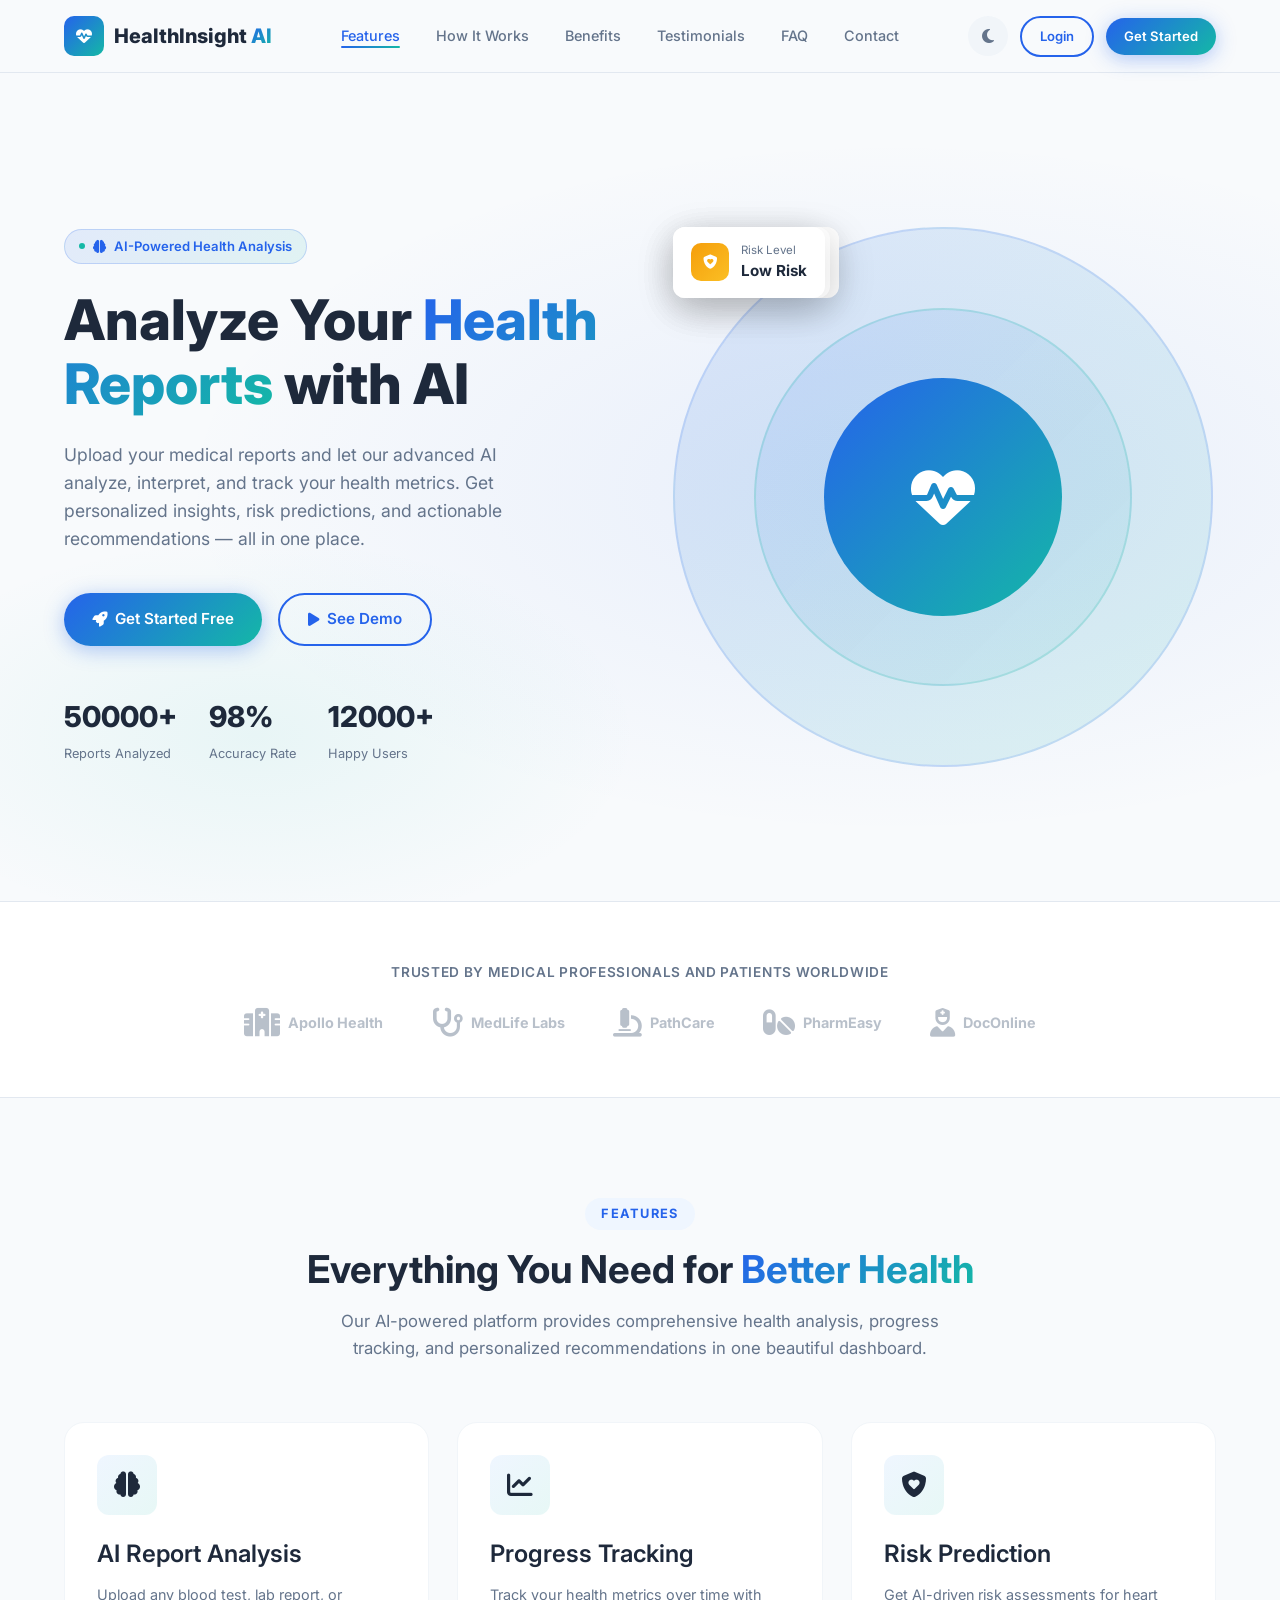
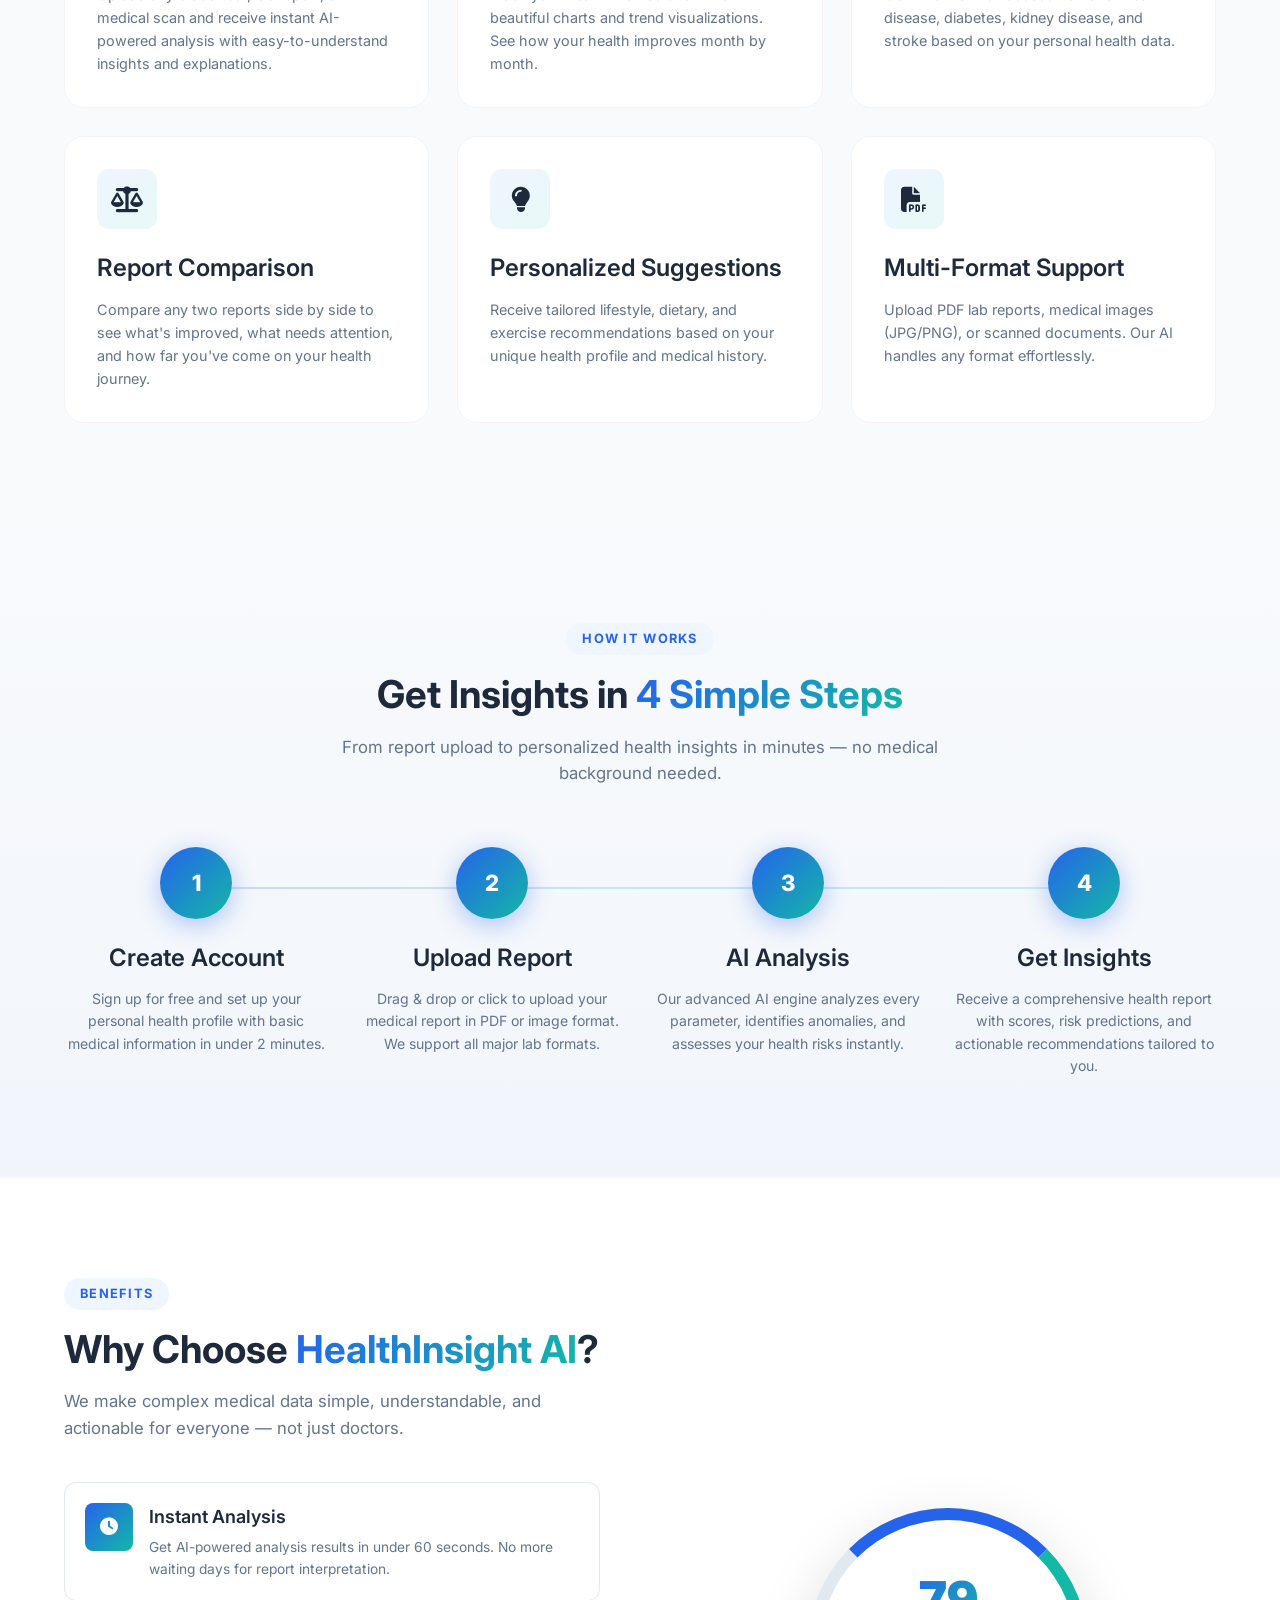
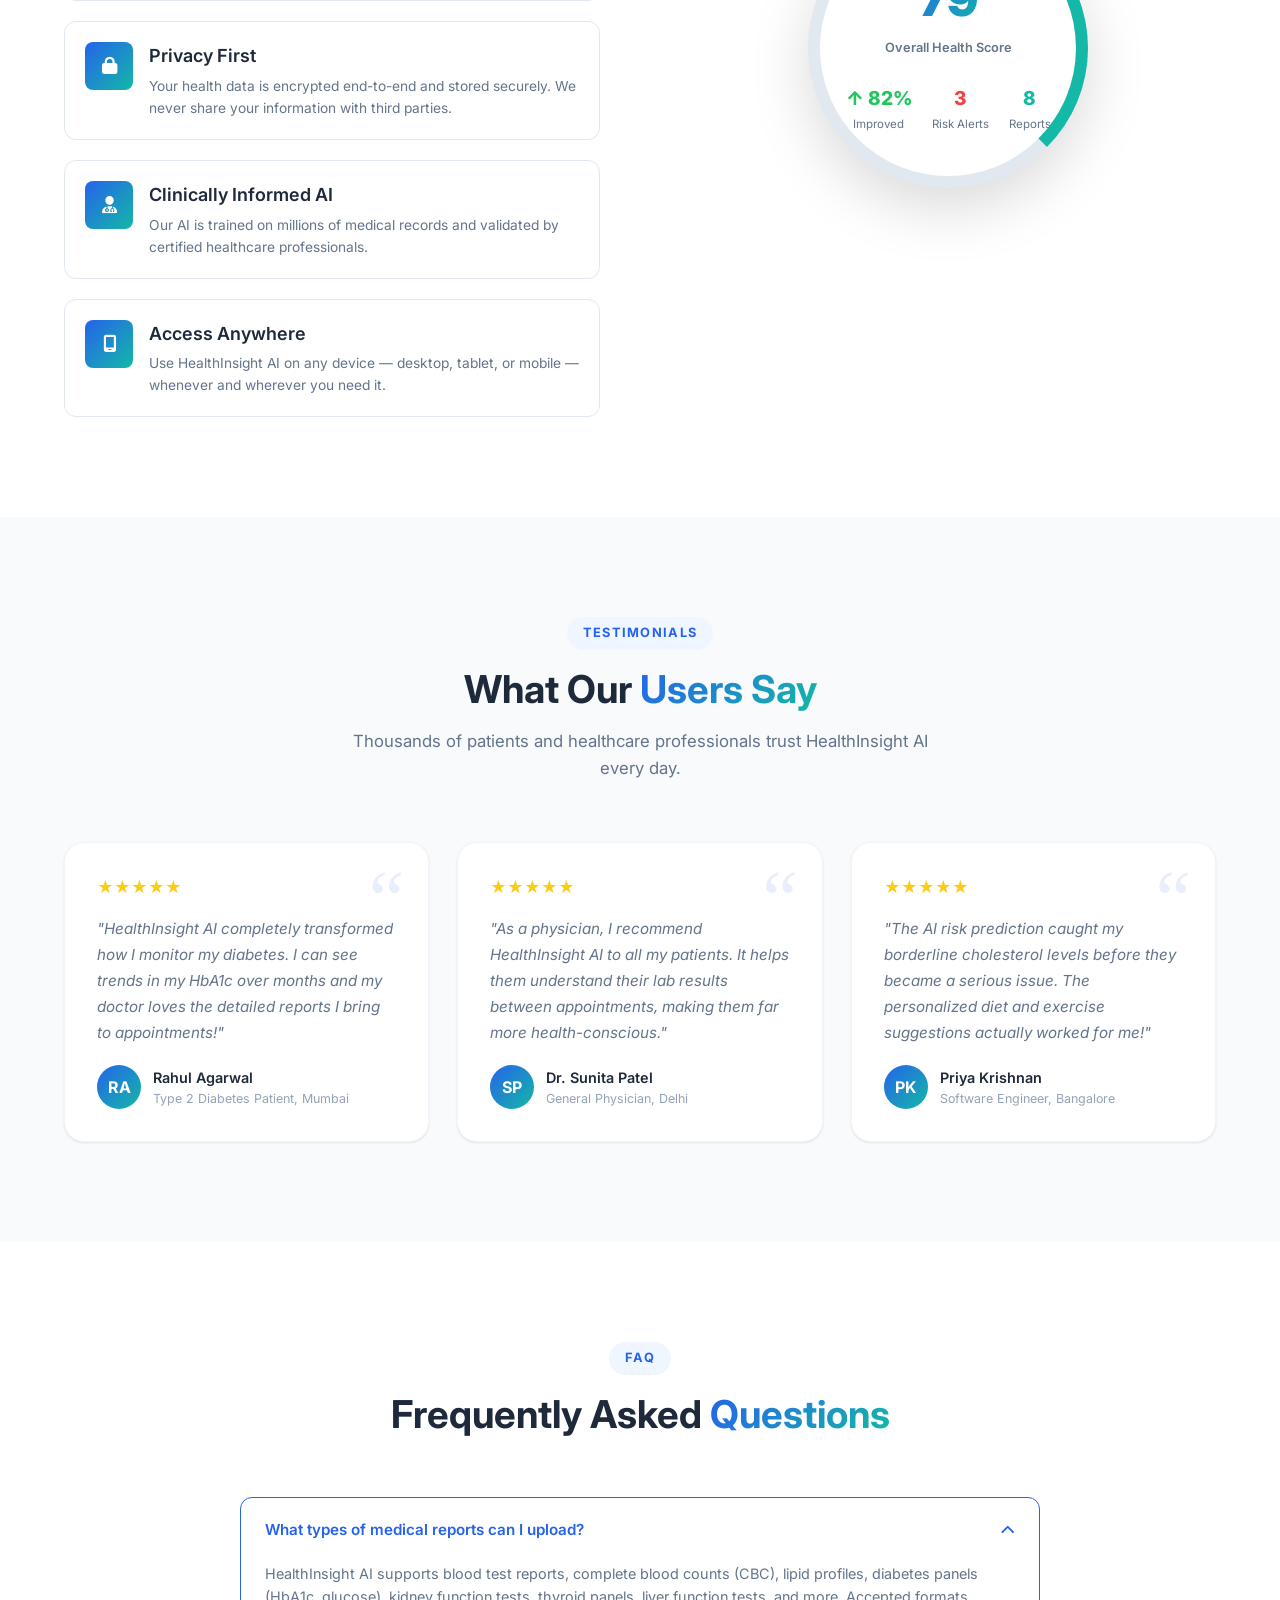
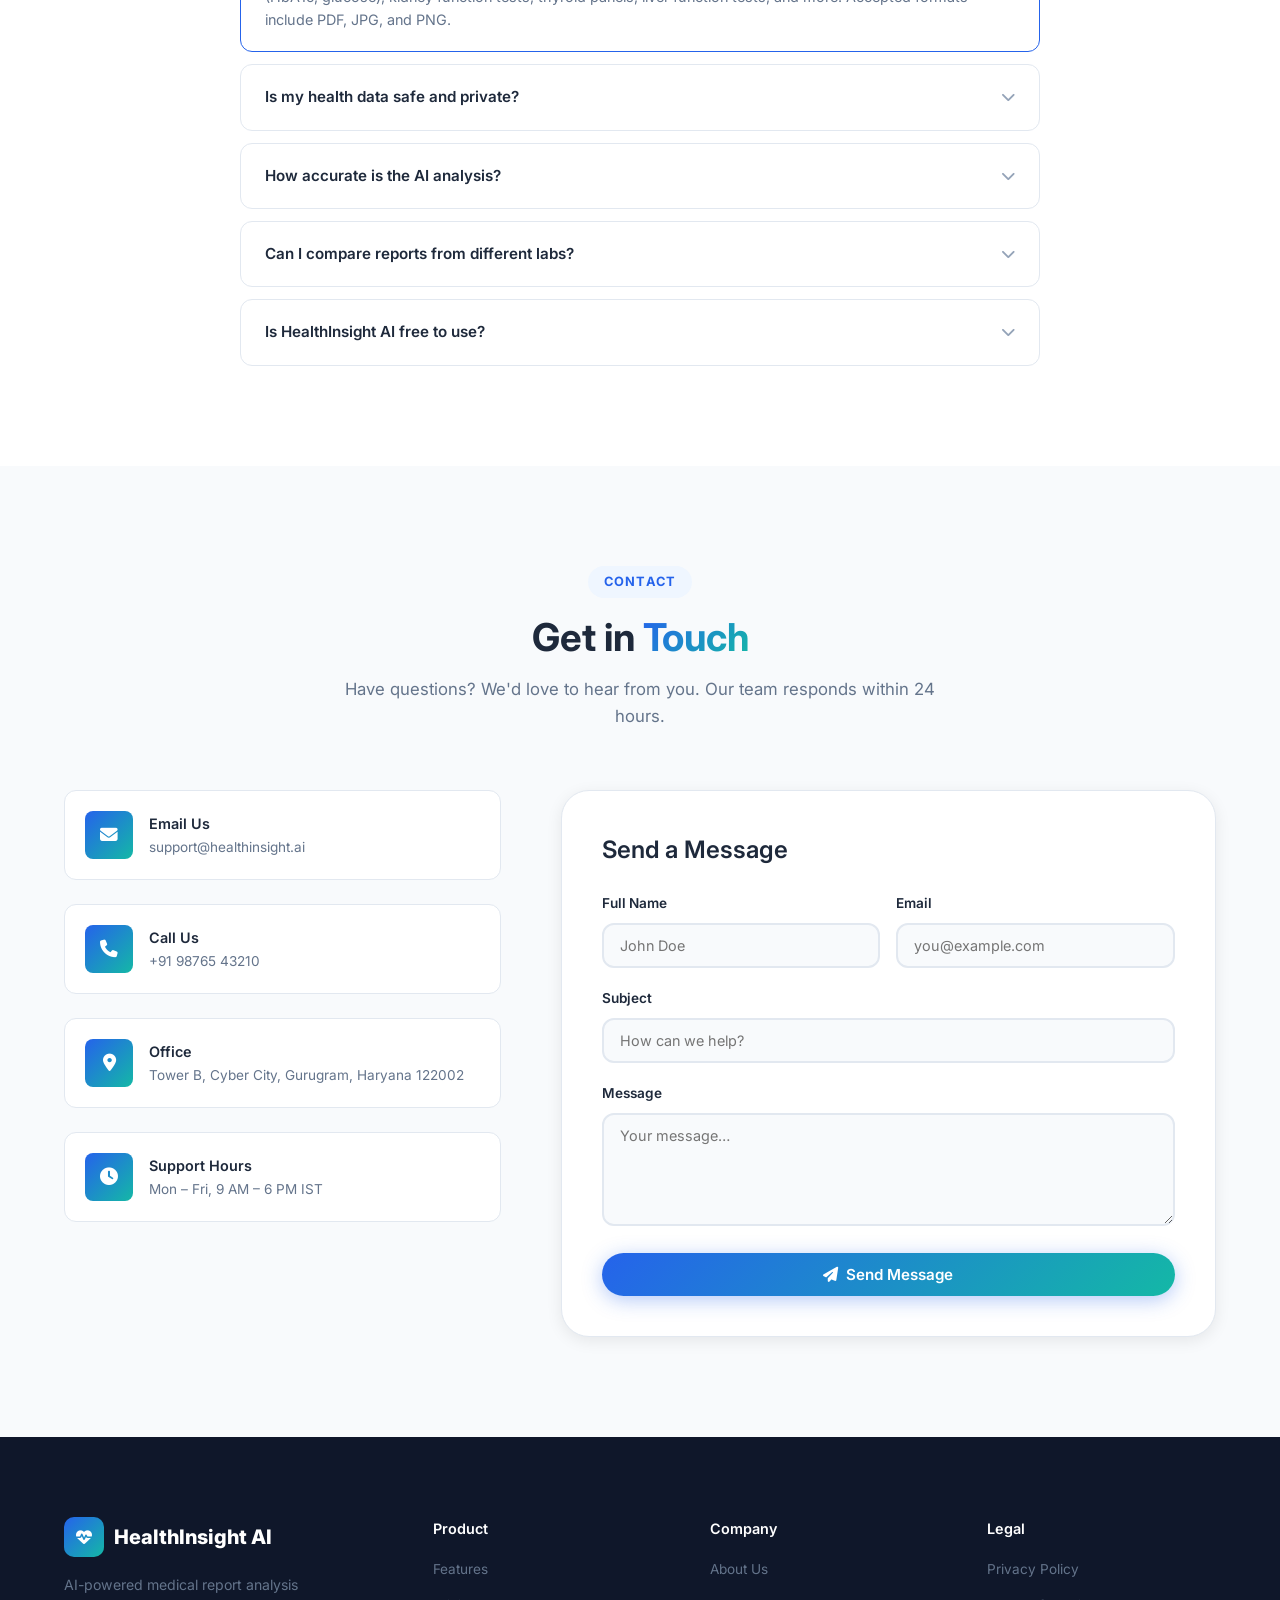
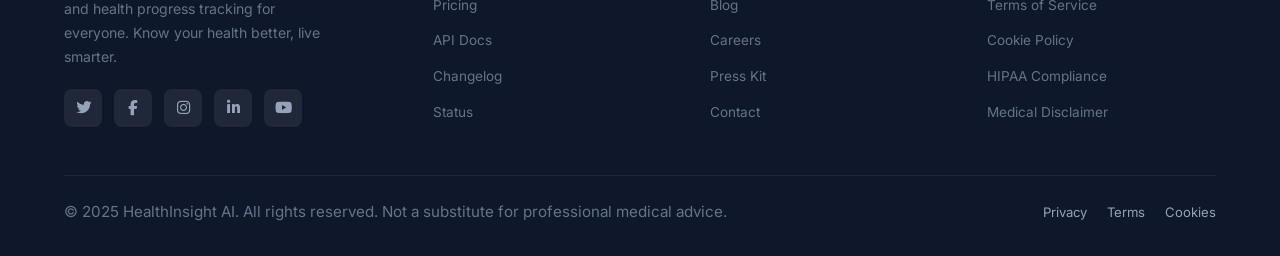
<file: healthinsight-ai/index.html>
<!DOCTYPE html>
<html lang="en">
<head>
  <meta charset="UTF-8">
  <meta name="viewport" content="width=device-width, initial-scale=1.0">
  <title>HealthInsight AI — AI-Powered Health Report Analysis</title>
  <meta name="description" content="HealthInsight AI analyzes your medical reports with artificial intelligence, tracks your health progress, and provides personalized health insights.">
  <link rel="preconnect" href="https://fonts.googleapis.com">
  <link href="https://fonts.googleapis.com/css2?family=Inter:wght@300;400;500;600;700;800;900&display=swap" rel="stylesheet">
  <link rel="stylesheet" href="https://cdnjs.cloudflare.com/ajax/libs/font-awesome/6.5.0/css/all.min.css">
  <link rel="stylesheet" href="css/style.css">
</head>
<body>

<!-- ── Navbar ──────────────────────────────────────────────── -->
<nav class="navbar" id="navbar">
  <div class="container">
    <div class="nav-inner">
      <a href="index.html" class="nav-logo">
        <div class="nav-logo-icon"><i class="fas fa-heart-pulse"></i></div>
        <span>HealthInsight <span class="gradient-text">AI</span></span>
      </a>
      <ul class="nav-links">
        <li><a href="#features" class="active">Features</a></li>
        <li><a href="#how-it-works">How It Works</a></li>
        <li><a href="#benefits">Benefits</a></li>
        <li><a href="#testimonials">Testimonials</a></li>
        <li><a href="#faq">FAQ</a></li>
        <li><a href="#contact">Contact</a></li>
      </ul>
      <div class="nav-actions">
        <button class="theme-toggle" data-theme-toggle aria-label="Toggle theme">
          <i class="fas fa-moon"></i>
        </button>
        <a href="login.html" class="btn btn-outline btn-sm">Login</a>
        <a href="register.html" class="btn btn-primary btn-sm">Get Started</a>
      </div>
      <button class="hamburger" id="hamburger" aria-label="Menu">
        <span></span><span></span><span></span>
      </button>
    </div>
  </div>
  <div class="mobile-menu" id="mobileMenu">
    <a href="#features">Features</a>
    <a href="#how-it-works">How It Works</a>
    <a href="#benefits">Benefits</a>
    <a href="#testimonials">Testimonials</a>
    <a href="#faq">FAQ</a>
    <a href="#contact">Contact</a>
    <a href="login.html"    class="btn btn-outline"  style="margin-top:8px">Login</a>
    <a href="register.html" class="btn btn-primary"   style="margin-top:8px">Get Started</a>
  </div>
</nav>

<!-- ── Hero ────────────────────────────────────────────────── -->
<section class="hero" id="hero">
  <div class="hero-bg"></div>
  <div class="container">
    <div class="hero-grid">
      <!-- Left content -->
      <div class="hero-content">
        <div class="hero-label">
          <span></span>
          <i class="fas fa-brain"></i> AI-Powered Health Analysis
        </div>
        <h1 class="hero-title animate-fade-up">
          Analyze Your <span class="gradient-text">Health Reports</span> with AI
        </h1>
        <p class="hero-desc animate-fade-up delay-1">
          Upload your medical reports and let our advanced AI analyze, interpret, and track your health metrics. Get personalized insights, risk predictions, and actionable recommendations — all in one place.
        </p>
        <div class="hero-actions animate-fade-up delay-2">
          <a href="register.html" class="btn btn-primary">
            <i class="fas fa-rocket"></i> Get Started Free
          </a>
          <a href="login.html" class="btn btn-outline">
            <i class="fas fa-play"></i> See Demo
          </a>
        </div>
        <div class="hero-stats animate-fade-up delay-3">
          <div>
            <span class="hero-stat-value" data-count="50000" data-suffix="+">0</span>
            <span class="hero-stat-label">Reports Analyzed</span>
          </div>
          <div>
            <span class="hero-stat-value" data-count="98" data-suffix="%">0</span>
            <span class="hero-stat-label">Accuracy Rate</span>
          </div>
          <div>
            <span class="hero-stat-value" data-count="12000" data-suffix="+">0</span>
            <span class="hero-stat-label">Happy Users</span>
          </div>
        </div>
      </div>

      <!-- Right visual -->
      <div class="hero-visual animate-fade-right delay-2">
        <div class="hero-illustration">
          <div class="hero-circle hero-circle-1"></div>
          <div class="hero-circle hero-circle-2"></div>
          <div class="hero-circle hero-circle-3">
            <i class="fas fa-heart-pulse hero-icon-center"></i>
          </div>
          <!-- Floating info cards -->
          <div class="hero-float-card">
            <div class="hfc-icon blue"><i class="fas fa-droplet"></i></div>
            <div>
              <div class="hfc-label">Blood Sugar</div>
              <div class="hfc-value">126 mg/dL</div>
            </div>
          </div>
          <div class="hero-float-card">
            <div class="hfc-icon teal"><i class="fas fa-chart-line"></i></div>
            <div>
              <div class="hfc-label">Health Score</div>
              <div class="hfc-value">82 / 100</div>
            </div>
          </div>
          <div class="hero-float-card">
            <div class="hfc-icon orange"><i class="fas fa-shield-heart"></i></div>
            <div>
              <div class="hfc-label">Risk Level</div>
              <div class="hfc-value">Low Risk</div>
            </div>
          </div>
        </div>
      </div>
    </div>
  </div>
</section>

<!-- ── Trusted By ───────────────────────────────────────────── -->
<section class="section-sm" style="background:var(--card);border-top:1px solid var(--border);border-bottom:1px solid var(--border)">
  <div class="container">
    <p class="text-center text-sm font-semibold"
       style="color:var(--text-muted);margin-bottom:24px;letter-spacing:.05em;text-transform:uppercase">
      Trusted by medical professionals and patients worldwide
    </p>
    <div style="display:flex;justify-content:center;align-items:center;gap:48px;flex-wrap:wrap;opacity:.45">
      <div style="display:flex;align-items:center;gap:8px;color:var(--text-muted)">
        <i class="fas fa-hospital" style="font-size:1.8rem"></i>
        <span style="font-weight:700;font-size:.9rem">Apollo Health</span>
      </div>
      <div style="display:flex;align-items:center;gap:8px;color:var(--text-muted)">
        <i class="fas fa-stethoscope" style="font-size:1.8rem"></i>
        <span style="font-weight:700;font-size:.9rem">MedLife Labs</span>
      </div>
      <div style="display:flex;align-items:center;gap:8px;color:var(--text-muted)">
        <i class="fas fa-microscope" style="font-size:1.8rem"></i>
        <span style="font-weight:700;font-size:.9rem">PathCare</span>
      </div>
      <div style="display:flex;align-items:center;gap:8px;color:var(--text-muted)">
        <i class="fas fa-pills" style="font-size:1.8rem"></i>
        <span style="font-weight:700;font-size:.9rem">PharmEasy</span>
      </div>
      <div style="display:flex;align-items:center;gap:8px;color:var(--text-muted)">
        <i class="fas fa-user-nurse" style="font-size:1.8rem"></i>
        <span style="font-weight:700;font-size:.9rem">DocOnline</span>
      </div>
    </div>
  </div>
</section>

<!-- ── Features ────────────────────────────────────────────── -->
<section class="section" id="features">
  <div class="container">
    <div class="section-header reveal">
      <span class="section-label">Features</span>
      <h2>Everything You Need for <span class="gradient-text">Better Health</span></h2>
      <p>Our AI-powered platform provides comprehensive health analysis, progress tracking, and personalized recommendations in one beautiful dashboard.</p>
    </div>
    <div class="features-grid">
      <div class="feature-card reveal delay-1">
        <div class="feature-icon"><i class="fas fa-brain"></i></div>
        <h3>AI Report Analysis</h3>
        <p>Upload any blood test, lab report, or medical scan and receive instant AI-powered analysis with easy-to-understand insights and explanations.</p>
      </div>
      <div class="feature-card reveal delay-2">
        <div class="feature-icon"><i class="fas fa-chart-line"></i></div>
        <h3>Progress Tracking</h3>
        <p>Track your health metrics over time with beautiful charts and trend visualizations. See how your health improves month by month.</p>
      </div>
      <div class="feature-card reveal delay-3">
        <div class="feature-icon"><i class="fas fa-shield-heart"></i></div>
        <h3>Risk Prediction</h3>
        <p>Get AI-driven risk assessments for heart disease, diabetes, kidney disease, and stroke based on your personal health data.</p>
      </div>
      <div class="feature-card reveal delay-4">
        <div class="feature-icon"><i class="fas fa-scale-balanced"></i></div>
        <h3>Report Comparison</h3>
        <p>Compare any two reports side by side to see what's improved, what needs attention, and how far you've come on your health journey.</p>
      </div>
      <div class="feature-card reveal delay-5">
        <div class="feature-icon"><i class="fas fa-lightbulb"></i></div>
        <h3>Personalized Suggestions</h3>
        <p>Receive tailored lifestyle, dietary, and exercise recommendations based on your unique health profile and medical history.</p>
      </div>
      <div class="feature-card reveal delay-6">
        <div class="feature-icon"><i class="fas fa-file-pdf"></i></div>
        <h3>Multi-Format Support</h3>
        <p>Upload PDF lab reports, medical images (JPG/PNG), or scanned documents. Our AI handles any format effortlessly.</p>
      </div>
    </div>
  </div>
</section>

<!-- ── How It Works ─────────────────────────────────────────── -->
<section class="section how-it-works" id="how-it-works">
  <div class="container">
    <div class="section-header reveal">
      <span class="section-label">How It Works</span>
      <h2>Get Insights in <span class="gradient-text">4 Simple Steps</span></h2>
      <p>From report upload to personalized health insights in minutes — no medical background needed.</p>
    </div>
    <div class="steps-grid">
      <div class="step-card reveal delay-1">
        <div class="step-num">1</div>
        <h3>Create Account</h3>
        <p>Sign up for free and set up your personal health profile with basic medical information in under 2 minutes.</p>
      </div>
      <div class="step-card reveal delay-2">
        <div class="step-num">2</div>
        <h3>Upload Report</h3>
        <p>Drag & drop or click to upload your medical report in PDF or image format. We support all major lab formats.</p>
      </div>
      <div class="step-card reveal delay-3">
        <div class="step-num">3</div>
        <h3>AI Analysis</h3>
        <p>Our advanced AI engine analyzes every parameter, identifies anomalies, and assesses your health risks instantly.</p>
      </div>
      <div class="step-card reveal delay-4">
        <div class="step-num">4</div>
        <h3>Get Insights</h3>
        <p>Receive a comprehensive health report with scores, risk predictions, and actionable recommendations tailored to you.</p>
      </div>
    </div>
  </div>
</section>

<!-- ── Benefits ────────────────────────────────────────────── -->
<section class="section" id="benefits" style="background:var(--card)">
  <div class="container">
    <div class="benefits-grid">
      <div>
        <div class="section-header" style="text-align:left;margin-bottom:40px">
          <span class="section-label">Benefits</span>
          <h2>Why Choose <span class="gradient-text">HealthInsight AI</span>?</h2>
          <p>We make complex medical data simple, understandable, and actionable for everyone — not just doctors.</p>
        </div>
        <div class="benefit-list">
          <div class="benefit-item reveal">
            <div class="benefit-icon-wrap"><i class="fas fa-clock"></i></div>
            <div>
              <h4>Instant Analysis</h4>
              <p>Get AI-powered analysis results in under 60 seconds. No more waiting days for report interpretation.</p>
            </div>
          </div>
          <div class="benefit-item reveal delay-1">
            <div class="benefit-icon-wrap"><i class="fas fa-lock"></i></div>
            <div>
              <h4>Privacy First</h4>
              <p>Your health data is encrypted end-to-end and stored securely. We never share your information with third parties.</p>
            </div>
          </div>
          <div class="benefit-item reveal delay-2">
            <div class="benefit-icon-wrap"><i class="fas fa-user-doctor"></i></div>
            <div>
              <h4>Clinically Informed AI</h4>
              <p>Our AI is trained on millions of medical records and validated by certified healthcare professionals.</p>
            </div>
          </div>
          <div class="benefit-item reveal delay-3">
            <div class="benefit-icon-wrap"><i class="fas fa-mobile-screen"></i></div>
            <div>
              <h4>Access Anywhere</h4>
              <p>Use HealthInsight AI on any device — desktop, tablet, or mobile — whenever and wherever you need it.</p>
            </div>
          </div>
        </div>
      </div>
      <div class="benefits-visual reveal">
        <div class="health-score-visual">
          <div class="score-num" data-count="82" data-suffix="">0</div>
          <div class="score-label">Overall Health Score</div>
          <div style="display:flex;gap:20px;margin-top:24px">
            <div style="text-align:center">
              <div style="font-size:1.2rem;font-weight:800;color:var(--success)">↑ 82%</div>
              <div style="font-size:.72rem;color:var(--text-muted);margin-top:2px">Improved</div>
            </div>
            <div style="text-align:center">
              <div style="font-size:1.2rem;font-weight:800;color:var(--danger)">3</div>
              <div style="font-size:.72rem;color:var(--text-muted);margin-top:2px">Risk Alerts</div>
            </div>
            <div style="text-align:center">
              <div style="font-size:1.2rem;font-weight:800;color:var(--secondary)">8</div>
              <div style="font-size:.72rem;color:var(--text-muted);margin-top:2px">Reports</div>
            </div>
          </div>
        </div>
      </div>
    </div>
  </div>
</section>

<!-- ── Testimonials ─────────────────────────────────────────── -->
<section class="section" id="testimonials">
  <div class="container">
    <div class="section-header reveal">
      <span class="section-label">Testimonials</span>
      <h2>What Our <span class="gradient-text">Users Say</span></h2>
      <p>Thousands of patients and healthcare professionals trust HealthInsight AI every day.</p>
    </div>
    <div class="testimonials-grid">
      <div class="testimonial-card reveal delay-1">
        <div class="stars">★★★★★</div>
        <p class="testimonial-text">"HealthInsight AI completely transformed how I monitor my diabetes. I can see trends in my HbA1c over months and my doctor loves the detailed reports I bring to appointments!"</p>
        <div class="testimonial-author">
          <div class="author-avatar">RA</div>
          <div>
            <div class="author-name">Rahul Agarwal</div>
            <div class="author-title">Type 2 Diabetes Patient, Mumbai</div>
          </div>
        </div>
      </div>
      <div class="testimonial-card reveal delay-2">
        <div class="stars">★★★★★</div>
        <p class="testimonial-text">"As a physician, I recommend HealthInsight AI to all my patients. It helps them understand their lab results between appointments, making them far more health-conscious."</p>
        <div class="testimonial-author">
          <div class="author-avatar">SP</div>
          <div>
            <div class="author-name">Dr. Sunita Patel</div>
            <div class="author-title">General Physician, Delhi</div>
          </div>
        </div>
      </div>
      <div class="testimonial-card reveal delay-3">
        <div class="stars">★★★★★</div>
        <p class="testimonial-text">"The AI risk prediction caught my borderline cholesterol levels before they became a serious issue. The personalized diet and exercise suggestions actually worked for me!"</p>
        <div class="testimonial-author">
          <div class="author-avatar">PK</div>
          <div>
            <div class="author-name">Priya Krishnan</div>
            <div class="author-title">Software Engineer, Bangalore</div>
          </div>
        </div>
      </div>
    </div>
  </div>
</section>

<!-- ── FAQ ──────────────────────────────────────────────────── -->
<section class="section" id="faq" style="background:var(--card)">
  <div class="container">
    <div class="section-header reveal">
      <span class="section-label">FAQ</span>
      <h2>Frequently Asked <span class="gradient-text">Questions</span></h2>
    </div>
    <div class="faq-list">
      <div class="faq-item open">
        <div class="faq-question">
          What types of medical reports can I upload?
          <i class="fas fa-chevron-down faq-icon"></i>
        </div>
        <div class="faq-answer">
          HealthInsight AI supports blood test reports, complete blood counts (CBC), lipid profiles, diabetes panels (HbA1c, glucose), kidney function tests, thyroid panels, liver function tests, and more. Accepted formats include PDF, JPG, and PNG.
        </div>
      </div>
      <div class="faq-item">
        <div class="faq-question">
          Is my health data safe and private?
          <i class="fas fa-chevron-down faq-icon"></i>
        </div>
        <div class="faq-answer">
          Absolutely. Your health data is encrypted using AES-256 encryption, stored in HIPAA-compliant secure servers, and never shared with any third party. You maintain full control and can delete your data at any time.
        </div>
      </div>
      <div class="faq-item">
        <div class="faq-question">
          How accurate is the AI analysis?
          <i class="fas fa-chevron-down faq-icon"></i>
        </div>
        <div class="faq-answer">
          Our AI achieves 98%+ accuracy in parameter extraction and interpretation. It's trained on millions of anonymized medical records and validated by certified healthcare professionals. Always consult a doctor for final medical decisions.
        </div>
      </div>
      <div class="faq-item">
        <div class="faq-question">
          Can I compare reports from different labs?
          <i class="fas fa-chevron-down faq-icon"></i>
        </div>
        <div class="faq-answer">
          Yes! HealthInsight AI normalizes data from any lab format. You can compare reports from different labs, different time periods, or different diagnostic centers — all in one unified view.
        </div>
      </div>
      <div class="faq-item">
        <div class="faq-question">
          Is HealthInsight AI free to use?
          <i class="fas fa-chevron-down faq-icon"></i>
        </div>
        <div class="faq-answer">
          HealthInsight AI offers a free tier with basic analysis for up to 3 reports per month. Our Pro plan (₹799/month) offers unlimited reports, advanced risk predictions, detailed progress tracking, and priority support.
        </div>
      </div>
    </div>
  </div>
</section>

<!-- ── Contact ──────────────────────────────────────────────── -->
<section class="section" id="contact">
  <div class="container">
    <div class="section-header reveal">
      <span class="section-label">Contact</span>
      <h2>Get in <span class="gradient-text">Touch</span></h2>
      <p>Have questions? We'd love to hear from you. Our team responds within 24 hours.</p>
    </div>
    <div class="contact-grid">
      <div class="contact-info reveal">
        <div class="contact-item">
          <div class="contact-icon"><i class="fas fa-envelope"></i></div>
          <div><h4>Email Us</h4><p>support@healthinsight.ai</p></div>
        </div>
        <div class="contact-item">
          <div class="contact-icon"><i class="fas fa-phone"></i></div>
          <div><h4>Call Us</h4><p>+91 98765 43210</p></div>
        </div>
        <div class="contact-item">
          <div class="contact-icon"><i class="fas fa-location-dot"></i></div>
          <div><h4>Office</h4><p>Tower B, Cyber City, Gurugram, Haryana 122002</p></div>
        </div>
        <div class="contact-item">
          <div class="contact-icon"><i class="fas fa-clock"></i></div>
          <div><h4>Support Hours</h4><p>Mon – Fri, 9 AM – 6 PM IST</p></div>
        </div>
      </div>
      <div class="contact-form reveal delay-2">
        <h3 style="margin-bottom:24px">Send a Message</h3>
        <form id="contactForm" novalidate>
          <div class="form-grid">
            <div class="form-group">
              <label class="form-label" for="contactName">Full Name</label>
              <input type="text" id="contactName" class="form-control" placeholder="John Doe" required>
            </div>
            <div class="form-group">
              <label class="form-label" for="contactEmail">Email</label>
              <input type="email" id="contactEmail" class="form-control" placeholder="you@example.com" required>
            </div>
          </div>
          <div class="form-group">
            <label class="form-label" for="contactSubject">Subject</label>
            <input type="text" id="contactSubject" class="form-control" placeholder="How can we help?">
          </div>
          <div class="form-group">
            <label class="form-label" for="contactMsg">Message</label>
            <textarea id="contactMsg" class="form-control" rows="5" placeholder="Your message…" required></textarea>
          </div>
          <button type="submit" class="btn btn-primary w-full" style="justify-content:center">
            <i class="fas fa-paper-plane"></i> Send Message
          </button>
        </form>
      </div>
    </div>
  </div>
</section>

<!-- ── Footer ───────────────────────────────────────────────── -->
<footer class="footer">
  <div class="container">
    <div class="footer-grid">
      <div class="footer-brand">
        <a href="index.html" class="nav-logo" style="color:#fff">
          <div class="nav-logo-icon"><i class="fas fa-heart-pulse"></i></div>
          <span>HealthInsight AI</span>
        </a>
        <p>AI-powered medical report analysis and health progress tracking for everyone. Know your health better, live smarter.</p>
        <div class="footer-socials">
          <a href="#" class="social-icon" aria-label="Twitter"><i class="fab fa-twitter"></i></a>
          <a href="#" class="social-icon" aria-label="Facebook"><i class="fab fa-facebook-f"></i></a>
          <a href="#" class="social-icon" aria-label="Instagram"><i class="fab fa-instagram"></i></a>
          <a href="#" class="social-icon" aria-label="LinkedIn"><i class="fab fa-linkedin-in"></i></a>
          <a href="#" class="social-icon" aria-label="YouTube"><i class="fab fa-youtube"></i></a>
        </div>
      </div>
      <div class="footer-col">
        <h4>Product</h4>
        <ul>
          <li><a href="#">Features</a></li>
          <li><a href="#">Pricing</a></li>
          <li><a href="#">API Docs</a></li>
          <li><a href="#">Changelog</a></li>
          <li><a href="#">Status</a></li>
        </ul>
      </div>
      <div class="footer-col">
        <h4>Company</h4>
        <ul>
          <li><a href="#">About Us</a></li>
          <li><a href="#">Blog</a></li>
          <li><a href="#">Careers</a></li>
          <li><a href="#">Press Kit</a></li>
          <li><a href="#contact">Contact</a></li>
        </ul>
      </div>
      <div class="footer-col">
        <h4>Legal</h4>
        <ul>
          <li><a href="#">Privacy Policy</a></li>
          <li><a href="#">Terms of Service</a></li>
          <li><a href="#">Cookie Policy</a></li>
          <li><a href="#">HIPAA Compliance</a></li>
          <li><a href="#">Medical Disclaimer</a></li>
        </ul>
      </div>
    </div>
    <div class="footer-bottom">
      <p>© 2025 HealthInsight AI. All rights reserved. Not a substitute for professional medical advice.</p>
      <div class="footer-bottom-links">
        <a href="#">Privacy</a>
        <a href="#">Terms</a>
        <a href="#">Cookies</a>
      </div>
    </div>
  </div>
</footer>

<script src="js/main.js"></script>
<script>
  document.getElementById('contactForm').addEventListener('submit', function(e) {
    e.preventDefault();
    window.HI.Toast.success("Message sent! We'll get back to you within 24 hours.");
    this.reset();
  });
</script>
</body>
</html>
</file>
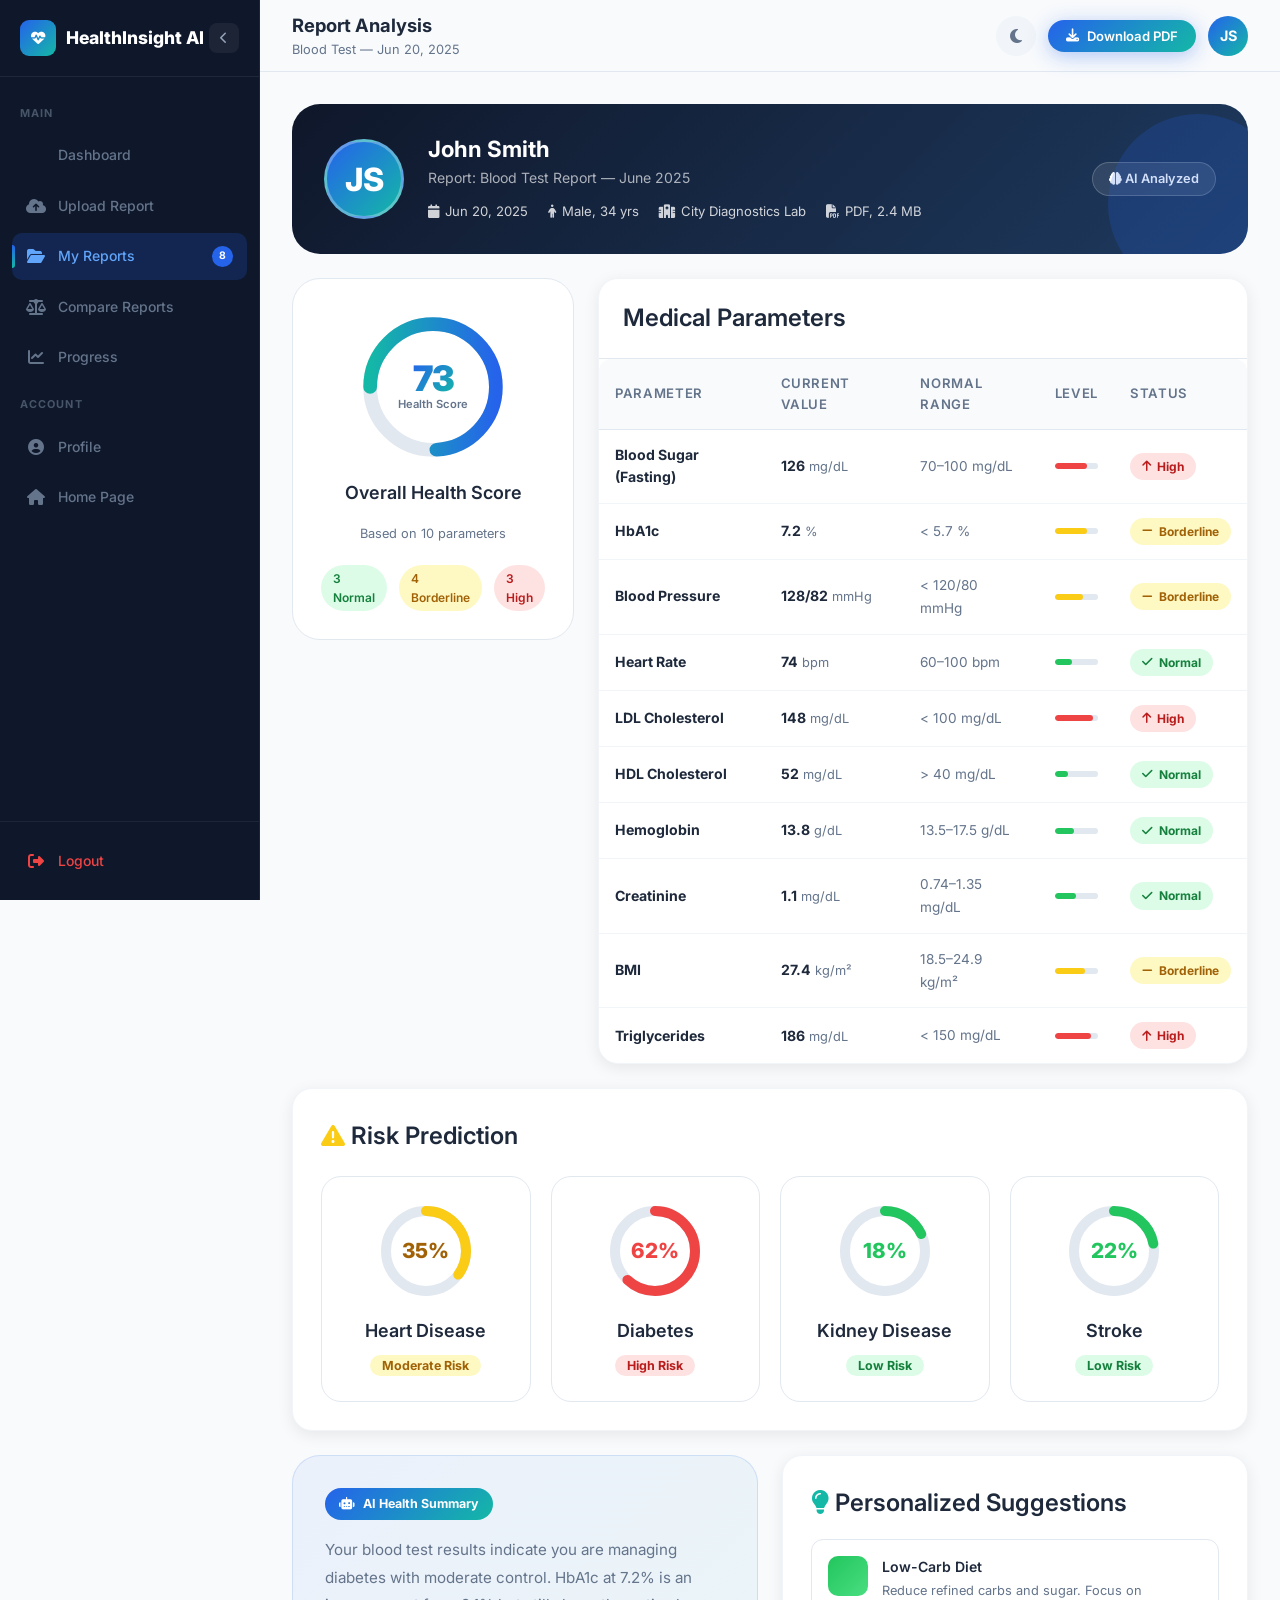
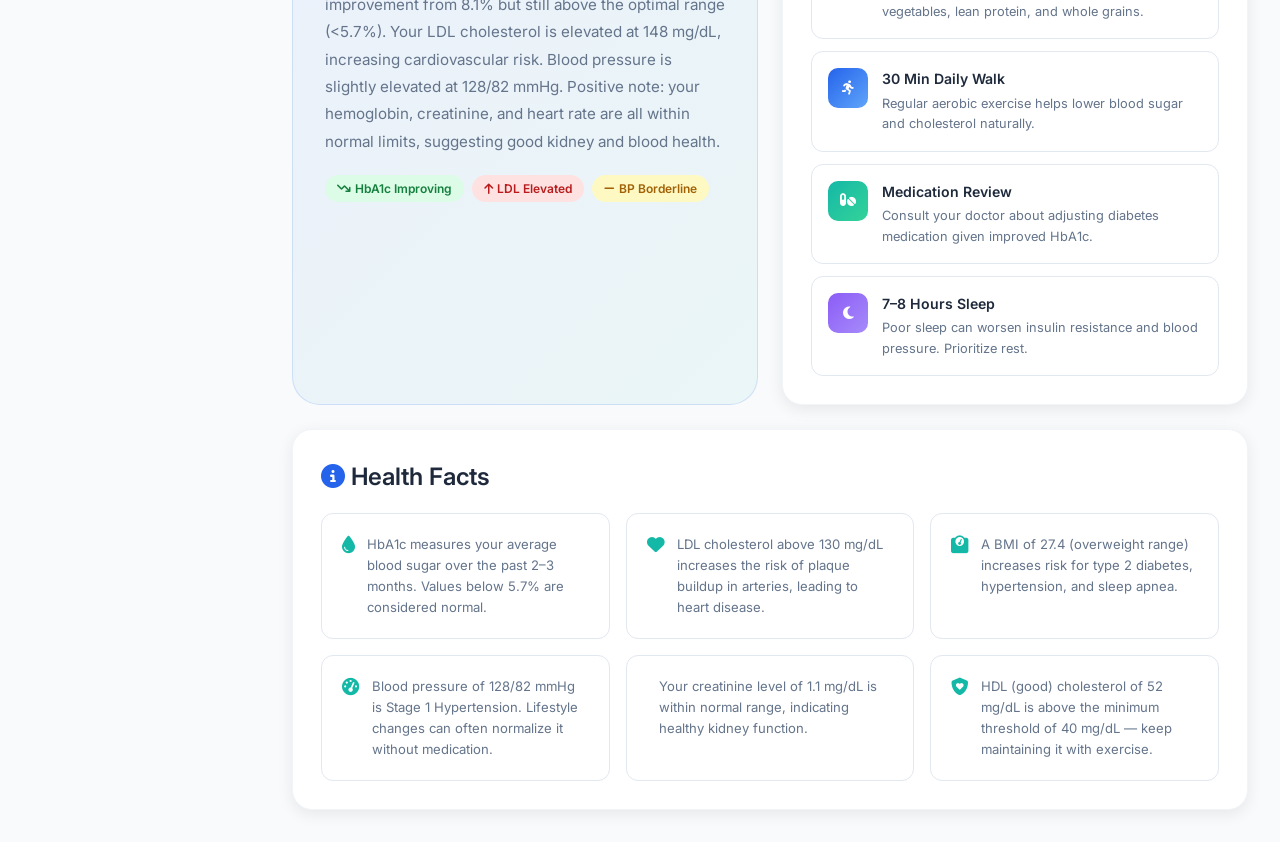
<file: healthinsight-ai/analysis.html>
<!DOCTYPE html>
<html lang="en">
<head>
  <meta charset="UTF-8">
  <meta name="viewport" content="width=device-width, initial-scale=1.0">
  <title>Report Analysis — HealthInsight AI</title>
  <link rel="preconnect" href="https://fonts.googleapis.com">
  <link href="https://fonts.googleapis.com/css2?family=Inter:wght@300;400;500;600;700;800;900&display=swap" rel="stylesheet">
  <link rel="stylesheet" href="https://cdnjs.cloudflare.com/ajax/libs/font-awesome/6.5.0/css/all.min.css">
  <link rel="stylesheet" href="css/style.css">
  <link rel="stylesheet" href="css/dashboard.css">
  <link rel="stylesheet" href="css/analysis.css">
</head>
<body>
<div class="dash-layout">

  <!-- Sidebar -->
  <aside class="sidebar" id="sidebar">
    <div class="sidebar-header">
      <div class="sidebar-logo"><div class="sidebar-logo-icon"><i class="fas fa-heart-pulse"></i></div><span class="sidebar-logo-text">HealthInsight AI</span></div>
      <button class="sidebar-toggle" id="sidebarToggle"><i class="fas fa-chevron-left"></i></button>
    </div>
    <nav class="sidebar-nav">
      <span class="nav-section-label">Main</span>
      <a href="dashboard.html" class="nav-item"><i class="fas fa-grid-2"></i><span class="nav-item-text">Dashboard</span></a>
      <a href="upload.html" class="nav-item"><i class="fas fa-cloud-arrow-up"></i><span class="nav-item-text">Upload Report</span></a>
      <a href="reports.html" class="nav-item active"><i class="fas fa-folder-open"></i><span class="nav-item-text">My Reports</span><span class="nav-badge">8</span></a>
      <a href="compare.html" class="nav-item"><i class="fas fa-scale-balanced"></i><span class="nav-item-text">Compare Reports</span></a>
      <a href="progress.html" class="nav-item"><i class="fas fa-chart-line"></i><span class="nav-item-text">Progress</span></a>
      <span class="nav-section-label">Account</span>
      <a href="profile.html" class="nav-item"><i class="fas fa-circle-user"></i><span class="nav-item-text">Profile</span></a>
      <a href="index.html" class="nav-item"><i class="fas fa-house"></i><span class="nav-item-text">Home Page</span></a>
    </nav>
    <div class="sidebar-footer">
      <a href="login.html" class="nav-item" style="color:#EF4444"><i class="fas fa-right-from-bracket"></i><span class="nav-item-text">Logout</span></a>
    </div>
  </aside>
  <div class="sidebar-overlay" id="sidebarOverlay"></div>

  <!-- Main -->
  <main class="dash-main">
    <div class="dash-topbar">
      <div class="topbar-left">
        <button class="mobile-menu-btn" id="mobileMenuBtn"><i class="fas fa-bars"></i></button>
        <div><div class="topbar-title">Report Analysis</div><div class="topbar-subtitle">Blood Test — Jun 20, 2025</div></div>
      </div>
      <div class="topbar-right">
        <button class="theme-toggle" data-theme-toggle><i class="fas fa-moon"></i></button>
        <button id="downloadReport" class="btn btn-primary btn-sm"><i class="fas fa-download"></i> Download PDF</button>
        <div class="user-avatar" onclick="window.location.href='profile.html'">JS</div>
      </div>
    </div>

    <div class="dash-content">

      <!-- Patient Card -->
      <div class="patient-card">
        <div class="patient-avatar-big">JS</div>
        <div class="patient-info">
          <h2>John Smith</h2>
          <p>Report: Blood Test Report — June 2025</p>
          <div class="patient-meta">
            <span class="patient-meta-item"><i class="fas fa-calendar"></i> Jun 20, 2025</span>
            <span class="patient-meta-item"><i class="fas fa-male"></i> Male, 34 yrs</span>
            <span class="patient-meta-item"><i class="fas fa-hospital"></i> City Diagnostics Lab</span>
            <span class="patient-meta-item"><i class="fas fa-file-pdf"></i> PDF, 2.4 MB</span>
          </div>
        </div>
        <span class="report-badge"><i class="fas fa-brain"></i> AI Analyzed</span>
      </div>

      <!-- Health Score + Values -->
      <div style="display:grid;grid-template-columns:1fr 2.5fr;gap:24px;margin-bottom:24px;align-items:start">
        <!-- Donut -->
        <div class="score-donut-wrap">
          <div class="score-donut" id="scoreDonut"></div>
          <h4 style="margin-bottom:4px">Overall Health Score</h4>
          <p style="font-size:.8rem">Based on 10 parameters</p>
          <div style="display:flex;gap:12px;margin-top:8px">
            <span class="badge badge-success">3 Normal</span>
            <span class="badge badge-warning">4 Borderline</span>
            <span class="badge badge-danger">3 High</span>
          </div>
        </div>

        <!-- Values table -->
        <div class="card" style="padding:0;overflow:hidden">
          <div style="padding:20px 24px;border-bottom:1px solid var(--border)">
            <h3>Medical Parameters</h3>
          </div>
          <div class="table-wrap" style="border:none">
            <table>
              <thead>
                <tr>
                  <th>Parameter</th>
                  <th>Current Value</th>
                  <th>Normal Range</th>
                  <th>Level</th>
                  <th>Status</th>
                </tr>
              </thead>
              <tbody id="medValuesBody"></tbody>
            </table>
          </div>
        </div>
      </div>

      <!-- Risk Cards -->
      <div class="card" style="margin-bottom:24px">
        <h3 style="margin-bottom:20px"><i class="fas fa-triangle-exclamation" style="color:var(--warning)"></i> Risk Prediction</h3>
        <div class="risk-grid" id="riskGrid"></div>
      </div>

      <!-- AI Summary + Suggestions -->
      <div style="display:grid;grid-template-columns:1fr 1fr;gap:24px;margin-bottom:24px">

        <!-- AI Summary -->
        <div class="ai-summary-card">
          <span class="ai-badge"><i class="fas fa-robot"></i> AI Health Summary</span>
          <div class="ai-summary-text">
            Your blood test results indicate you are managing diabetes with moderate control. HbA1c at 7.2% is an improvement from 8.1% but still above the optimal range (&lt;5.7%). Your LDL cholesterol is elevated at 148 mg/dL, increasing cardiovascular risk. Blood pressure is slightly elevated at 128/82 mmHg. Positive note: your hemoglobin, creatinine, and heart rate are all within normal limits, suggesting good kidney and blood health.
          </div>
          <div style="display:flex;gap:8px;flex-wrap:wrap">
            <span class="badge badge-success"><i class="fas fa-arrow-trend-down"></i> HbA1c Improving</span>
            <span class="badge badge-danger"><i class="fas fa-arrow-up"></i> LDL Elevated</span>
            <span class="badge badge-warning"><i class="fas fa-minus"></i> BP Borderline</span>
          </div>
        </div>

        <!-- Suggestions -->
        <div class="card">
          <h3 style="margin-bottom:16px"><i class="fas fa-lightbulb" style="color:var(--secondary)"></i> Personalized Suggestions</h3>
          <div class="suggestions-list">
            <div class="suggestion-item">
              <div class="suggestion-icon" style="background:linear-gradient(135deg,#22C55E,#4ADE80)"><i class="fas fa-salad"></i></div>
              <div>
                <h4>Low-Carb Diet</h4>
                <p>Reduce refined carbs and sugar. Focus on vegetables, lean protein, and whole grains.</p>
              </div>
            </div>
            <div class="suggestion-item">
              <div class="suggestion-icon" style="background:linear-gradient(135deg,#2563EB,#60A5FA)"><i class="fas fa-person-running"></i></div>
              <div>
                <h4>30 Min Daily Walk</h4>
                <p>Regular aerobic exercise helps lower blood sugar and cholesterol naturally.</p>
              </div>
            </div>
            <div class="suggestion-item">
              <div class="suggestion-icon" style="background:linear-gradient(135deg,#14B8A6,#34D399)"><i class="fas fa-pills"></i></div>
              <div>
                <h4>Medication Review</h4>
                <p>Consult your doctor about adjusting diabetes medication given improved HbA1c.</p>
              </div>
            </div>
            <div class="suggestion-item">
              <div class="suggestion-icon" style="background:linear-gradient(135deg,#8B5CF6,#A78BFA)"><i class="fas fa-moon"></i></div>
              <div>
                <h4>7–8 Hours Sleep</h4>
                <p>Poor sleep can worsen insulin resistance and blood pressure. Prioritize rest.</p>
              </div>
            </div>
          </div>
        </div>
      </div>

      <!-- Health Facts -->
      <div class="card">
        <h3 style="margin-bottom:16px"><i class="fas fa-circle-info" style="color:var(--primary)"></i> Health Facts</h3>
        <div class="facts-grid">
          <div class="fact-card"><i class="fas fa-droplet"></i><p>HbA1c measures your average blood sugar over the past 2–3 months. Values below 5.7% are considered normal.</p></div>
          <div class="fact-card"><i class="fas fa-heart"></i><p>LDL cholesterol above 130 mg/dL increases the risk of plaque buildup in arteries, leading to heart disease.</p></div>
          <div class="fact-card"><i class="fas fa-weight-scale"></i><p>A BMI of 27.4 (overweight range) increases risk for type 2 diabetes, hypertension, and sleep apnea.</p></div>
          <div class="fact-card"><i class="fas fa-gauge-high"></i><p>Blood pressure of 128/82 mmHg is Stage 1 Hypertension. Lifestyle changes can often normalize it without medication.</p></div>
          <div class="fact-card"><i class="fas fa-kidney"></i><p>Your creatinine level of 1.1 mg/dL is within normal range, indicating healthy kidney function.</p></div>
          <div class="fact-card"><i class="fas fa-shield-heart"></i><p>HDL (good) cholesterol of 52 mg/dL is above the minimum threshold of 40 mg/dL — keep maintaining it with exercise.</p></div>
        </div>
      </div>

    </div>
  </main>
</div>

<script src="js/main.js"></script>
<script src="js/analysis.js"></script>
</body>
</html>
</file>
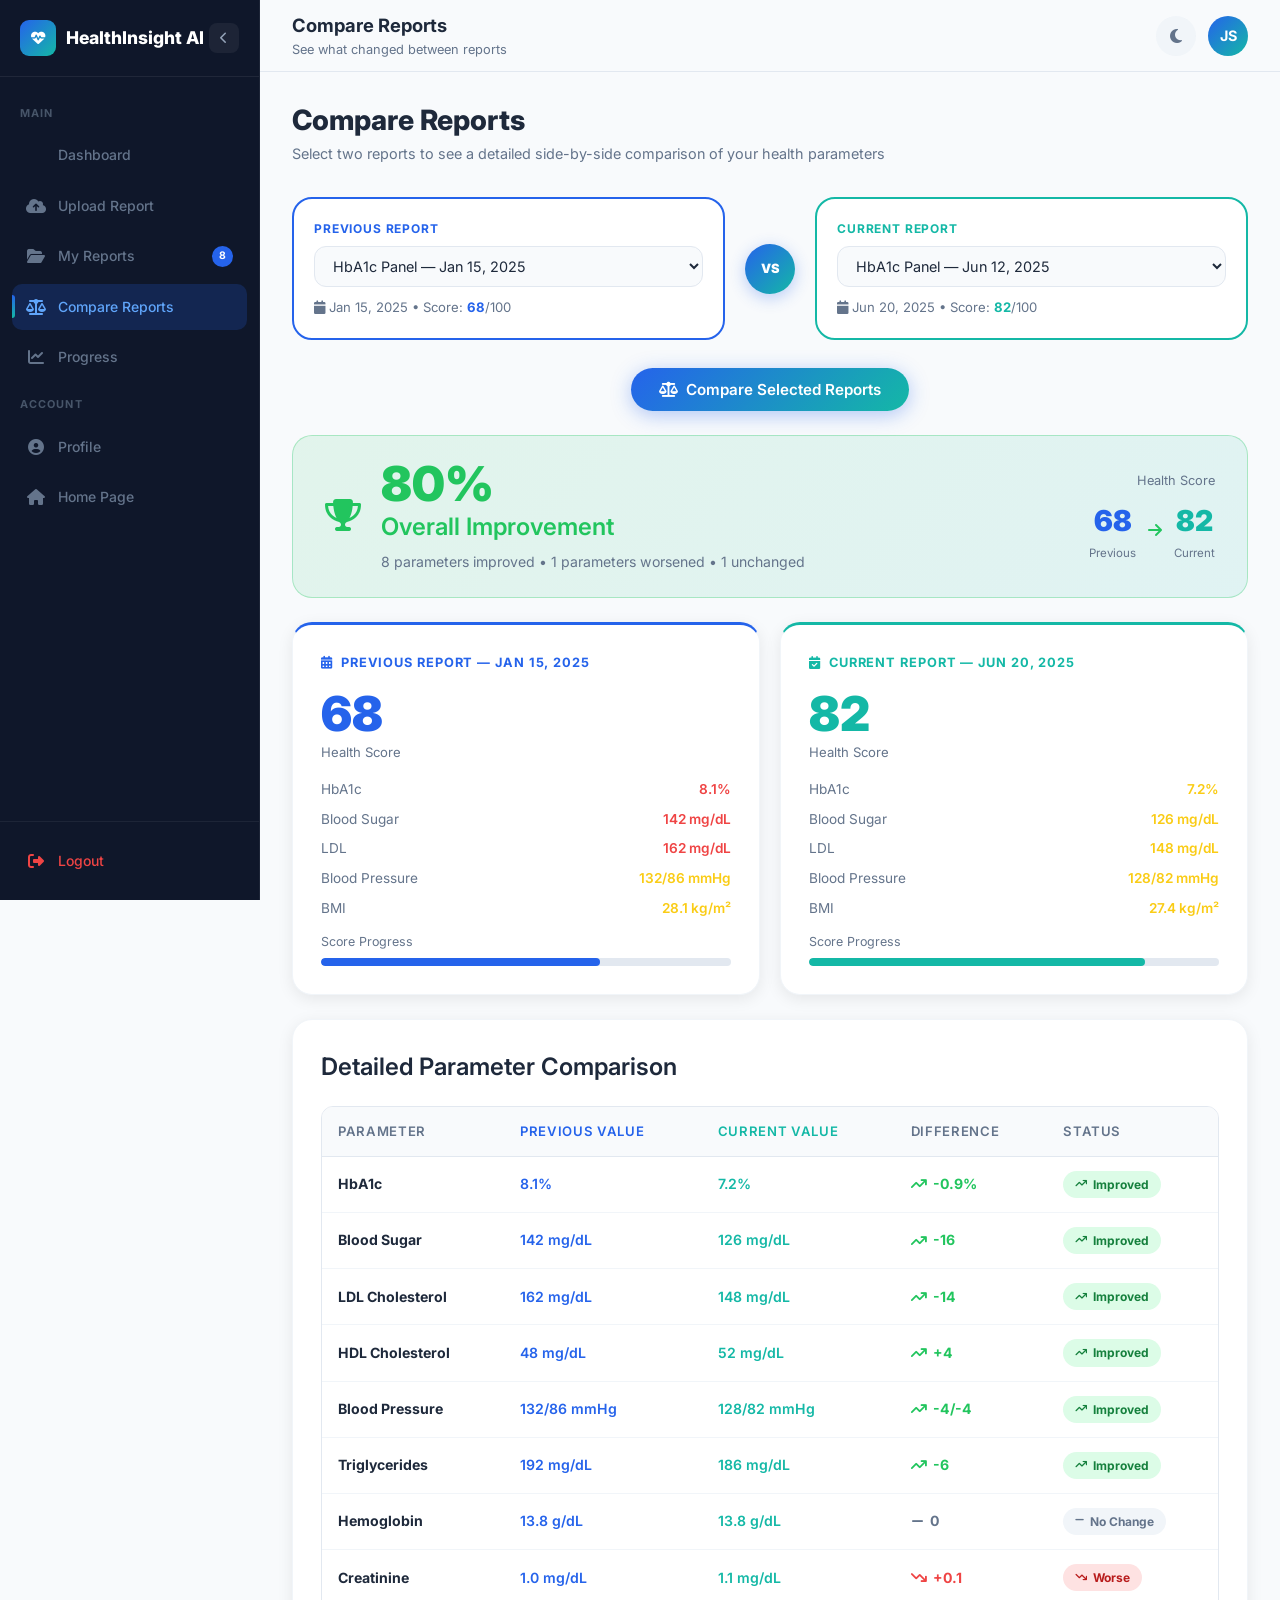
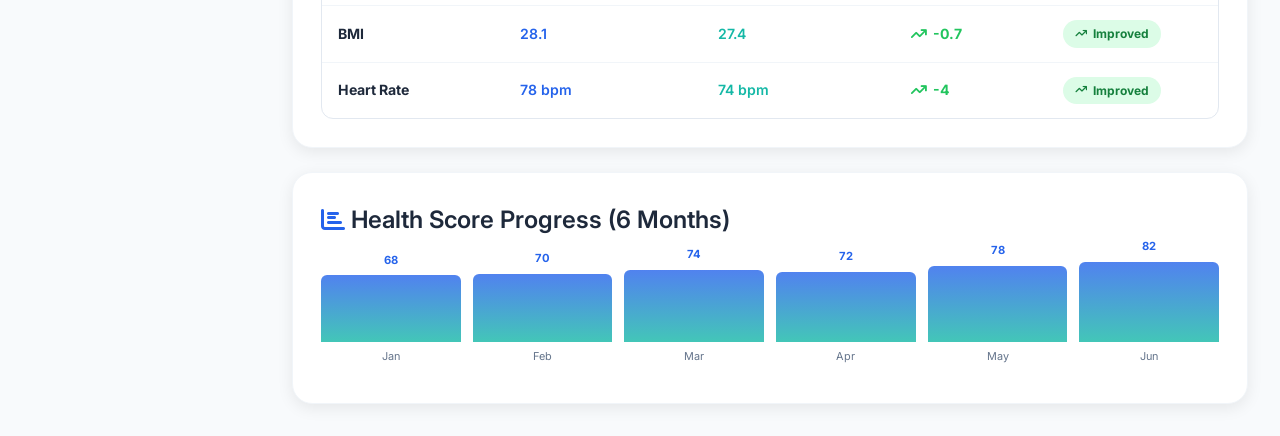
<file: healthinsight-ai/compare.html>
<!DOCTYPE html>
<html lang="en">
<head>
  <meta charset="UTF-8">
  <meta name="viewport" content="width=device-width, initial-scale=1.0">
  <title>Compare Reports — HealthInsight AI</title>
  <link rel="preconnect" href="https://fonts.googleapis.com">
  <link href="https://fonts.googleapis.com/css2?family=Inter:wght@300;400;500;600;700;800;900&display=swap" rel="stylesheet">
  <link rel="stylesheet" href="https://cdnjs.cloudflare.com/ajax/libs/font-awesome/6.5.0/css/all.min.css">
  <link rel="stylesheet" href="css/style.css">
  <link rel="stylesheet" href="css/dashboard.css">
  <link rel="stylesheet" href="css/compare.css">
</head>
<body>
<div class="dash-layout">

  <!-- Sidebar -->
  <aside class="sidebar" id="sidebar">
    <div class="sidebar-header">
      <div class="sidebar-logo"><div class="sidebar-logo-icon"><i class="fas fa-heart-pulse"></i></div><span class="sidebar-logo-text">HealthInsight AI</span></div>
      <button class="sidebar-toggle" id="sidebarToggle"><i class="fas fa-chevron-left"></i></button>
    </div>
    <nav class="sidebar-nav">
      <span class="nav-section-label">Main</span>
      <a href="dashboard.html" class="nav-item"><i class="fas fa-grid-2"></i><span class="nav-item-text">Dashboard</span></a>
      <a href="upload.html" class="nav-item"><i class="fas fa-cloud-arrow-up"></i><span class="nav-item-text">Upload Report</span></a>
      <a href="reports.html" class="nav-item"><i class="fas fa-folder-open"></i><span class="nav-item-text">My Reports</span><span class="nav-badge">8</span></a>
      <a href="compare.html" class="nav-item active"><i class="fas fa-scale-balanced"></i><span class="nav-item-text">Compare Reports</span></a>
      <a href="progress.html" class="nav-item"><i class="fas fa-chart-line"></i><span class="nav-item-text">Progress</span></a>
      <span class="nav-section-label">Account</span>
      <a href="profile.html" class="nav-item"><i class="fas fa-circle-user"></i><span class="nav-item-text">Profile</span></a>
      <a href="index.html" class="nav-item"><i class="fas fa-house"></i><span class="nav-item-text">Home Page</span></a>
    </nav>
    <div class="sidebar-footer">
      <a href="login.html" class="nav-item" style="color:#EF4444"><i class="fas fa-right-from-bracket"></i><span class="nav-item-text">Logout</span></a>
    </div>
  </aside>
  <div class="sidebar-overlay" id="sidebarOverlay"></div>

  <!-- Main -->
  <main class="dash-main">
    <div class="dash-topbar">
      <div class="topbar-left">
        <button class="mobile-menu-btn" id="mobileMenuBtn"><i class="fas fa-bars"></i></button>
        <div><div class="topbar-title">Compare Reports</div><div class="topbar-subtitle">See what changed between reports</div></div>
      </div>
      <div class="topbar-right">
        <button class="theme-toggle" data-theme-toggle><i class="fas fa-moon"></i></button>
        <div class="user-avatar" onclick="window.location.href='profile.html'">JS</div>
      </div>
    </div>

    <div class="dash-content">
      <div class="dash-page-header">
        <h1>Compare Reports</h1>
        <p>Select two reports to see a detailed side-by-side comparison of your health parameters</p>
      </div>

      <!-- Report Selectors -->
      <div class="compare-selectors">
        <div class="report-select-card left">
          <div class="report-select-label">Previous Report</div>
          <select class="report-selector" id="selectPrev">
            <option value="1" selected>HbA1c Panel — Jan 15, 2025</option>
            <option value="2">Lipid Profile — Mar 05, 2025</option>
            <option value="3">Blood Test — Apr 22, 2025</option>
          </select>
          <div style="margin-top:10px;font-size:.82rem;color:var(--text-muted)">
            <i class="fas fa-calendar"></i> Jan 15, 2025 &bull; Score: <strong style="color:var(--primary)">68</strong>/100
          </div>
        </div>
        <div class="compare-vs">VS</div>
        <div class="report-select-card right">
          <div class="report-select-label">Current Report</div>
          <select class="report-selector" id="selectCurr">
            <option value="4">Blood Test Report — Jun 20, 2025</option>
            <option value="5" selected>HbA1c Panel — Jun 12, 2025</option>
            <option value="6">Lipid Profile — May 28, 2025</option>
          </select>
          <div style="margin-top:10px;font-size:.82rem;color:var(--text-muted)">
            <i class="fas fa-calendar"></i> Jun 20, 2025 &bull; Score: <strong style="color:var(--secondary)">82</strong>/100
          </div>
        </div>
      </div>
      <div style="text-align:center;margin-bottom:24px">
        <button id="compareBtn" class="btn btn-primary">
          <i class="fas fa-scale-balanced"></i> Compare Selected Reports
        </button>
      </div>

      <!-- Improvement Banner -->
      <div class="improvement-banner">
        <div>
          <i class="fas fa-trophy" style="font-size:2rem;color:var(--success)"></i>
        </div>
        <div style="flex:1">
          <div class="improvement-pct" id="overallPct">0%</div>
          <h3>Overall Improvement</h3>
          <p><span id="statImproved">0</span> parameters improved &bull; <span id="statWorse">0</span> parameters worsened &bull; 1 unchanged</p>
        </div>
        <div style="text-align:right">
          <div style="font-size:.8rem;color:var(--text-muted);margin-bottom:6px">Health Score</div>
          <div style="display:flex;align-items:center;gap:12px">
            <div style="text-align:center">
              <span style="font-size:1.8rem;font-weight:900;color:var(--primary)">68</span>
              <div style="font-size:.72rem;color:var(--text-muted)">Previous</div>
            </div>
            <i class="fas fa-arrow-right" style="color:var(--success)"></i>
            <div style="text-align:center">
              <span style="font-size:1.8rem;font-weight:900;color:var(--secondary)">82</span>
              <div style="font-size:.72rem;color:var(--text-muted)">Current</div>
            </div>
          </div>
        </div>
      </div>

      <!-- Before / After Cards -->
      <div class="before-after-grid" style="margin-bottom:24px">
        <div class="card before-card">
          <div class="ba-label"><i class="fas fa-calendar-alt"></i> Previous Report — Jan 15, 2025</div>
          <div class="ba-score">68</div>
          <div class="ba-score-label">Health Score</div>
          <div class="ba-stats">
            <div class="ba-stat-row"><span>HbA1c</span><span style="color:var(--danger)">8.1%</span></div>
            <div class="ba-stat-row"><span>Blood Sugar</span><span style="color:var(--danger)">142 mg/dL</span></div>
            <div class="ba-stat-row"><span>LDL</span><span style="color:var(--danger)">162 mg/dL</span></div>
            <div class="ba-stat-row"><span>Blood Pressure</span><span style="color:var(--warning)">132/86 mmHg</span></div>
            <div class="ba-stat-row"><span>BMI</span><span style="color:var(--warning)">28.1 kg/m²</span></div>
          </div>
          <div style="margin-top:12px">
            <div style="font-size:.78rem;color:var(--text-muted);margin-bottom:6px">Score Progress</div>
            <div class="progress-bar-wrap">
              <div class="progress-bar-fill" id="prevScoreBar" style="width:0%;background:var(--primary)"></div>
            </div>
          </div>
        </div>
        <div class="card after-card">
          <div class="ba-label"><i class="fas fa-calendar-check"></i> Current Report — Jun 20, 2025</div>
          <div class="ba-score">82</div>
          <div class="ba-score-label">Health Score</div>
          <div class="ba-stats">
            <div class="ba-stat-row"><span>HbA1c</span><span style="color:var(--warning)">7.2%</span></div>
            <div class="ba-stat-row"><span>Blood Sugar</span><span style="color:var(--warning)">126 mg/dL</span></div>
            <div class="ba-stat-row"><span>LDL</span><span style="color:var(--warning)">148 mg/dL</span></div>
            <div class="ba-stat-row"><span>Blood Pressure</span><span style="color:var(--warning)">128/82 mmHg</span></div>
            <div class="ba-stat-row"><span>BMI</span><span style="color:var(--warning)">27.4 kg/m²</span></div>
          </div>
          <div style="margin-top:12px">
            <div style="font-size:.78rem;color:var(--text-muted);margin-bottom:6px">Score Progress</div>
            <div class="progress-bar-wrap">
              <div class="progress-bar-fill" id="currScoreBar" style="width:0%;background:var(--secondary)"></div>
            </div>
          </div>
        </div>
      </div>

      <!-- Comparison Table -->
      <div class="card" style="margin-bottom:24px">
        <h3 style="margin-bottom:20px">Detailed Parameter Comparison</h3>
        <div class="table-wrap">
          <table>
            <thead>
              <tr>
                <th>Parameter</th>
                <th style="color:var(--primary)">Previous Value</th>
                <th style="color:var(--secondary)">Current Value</th>
                <th>Difference</th>
                <th>Status</th>
              </tr>
            </thead>
            <tbody id="compareBody"></tbody>
          </table>
        </div>
      </div>

      <!-- Progress Chart -->
      <div class="card">
        <h3 style="margin-bottom:16px"><i class="fas fa-chart-bar" style="color:var(--primary)"></i> Health Score Progress (6 Months)</h3>
        <div id="progressChart"></div>
      </div>

    </div>
  </main>
</div>

<script src="js/main.js"></script>
<script src="js/compare.js"></script>
</body>
</html>
</file>
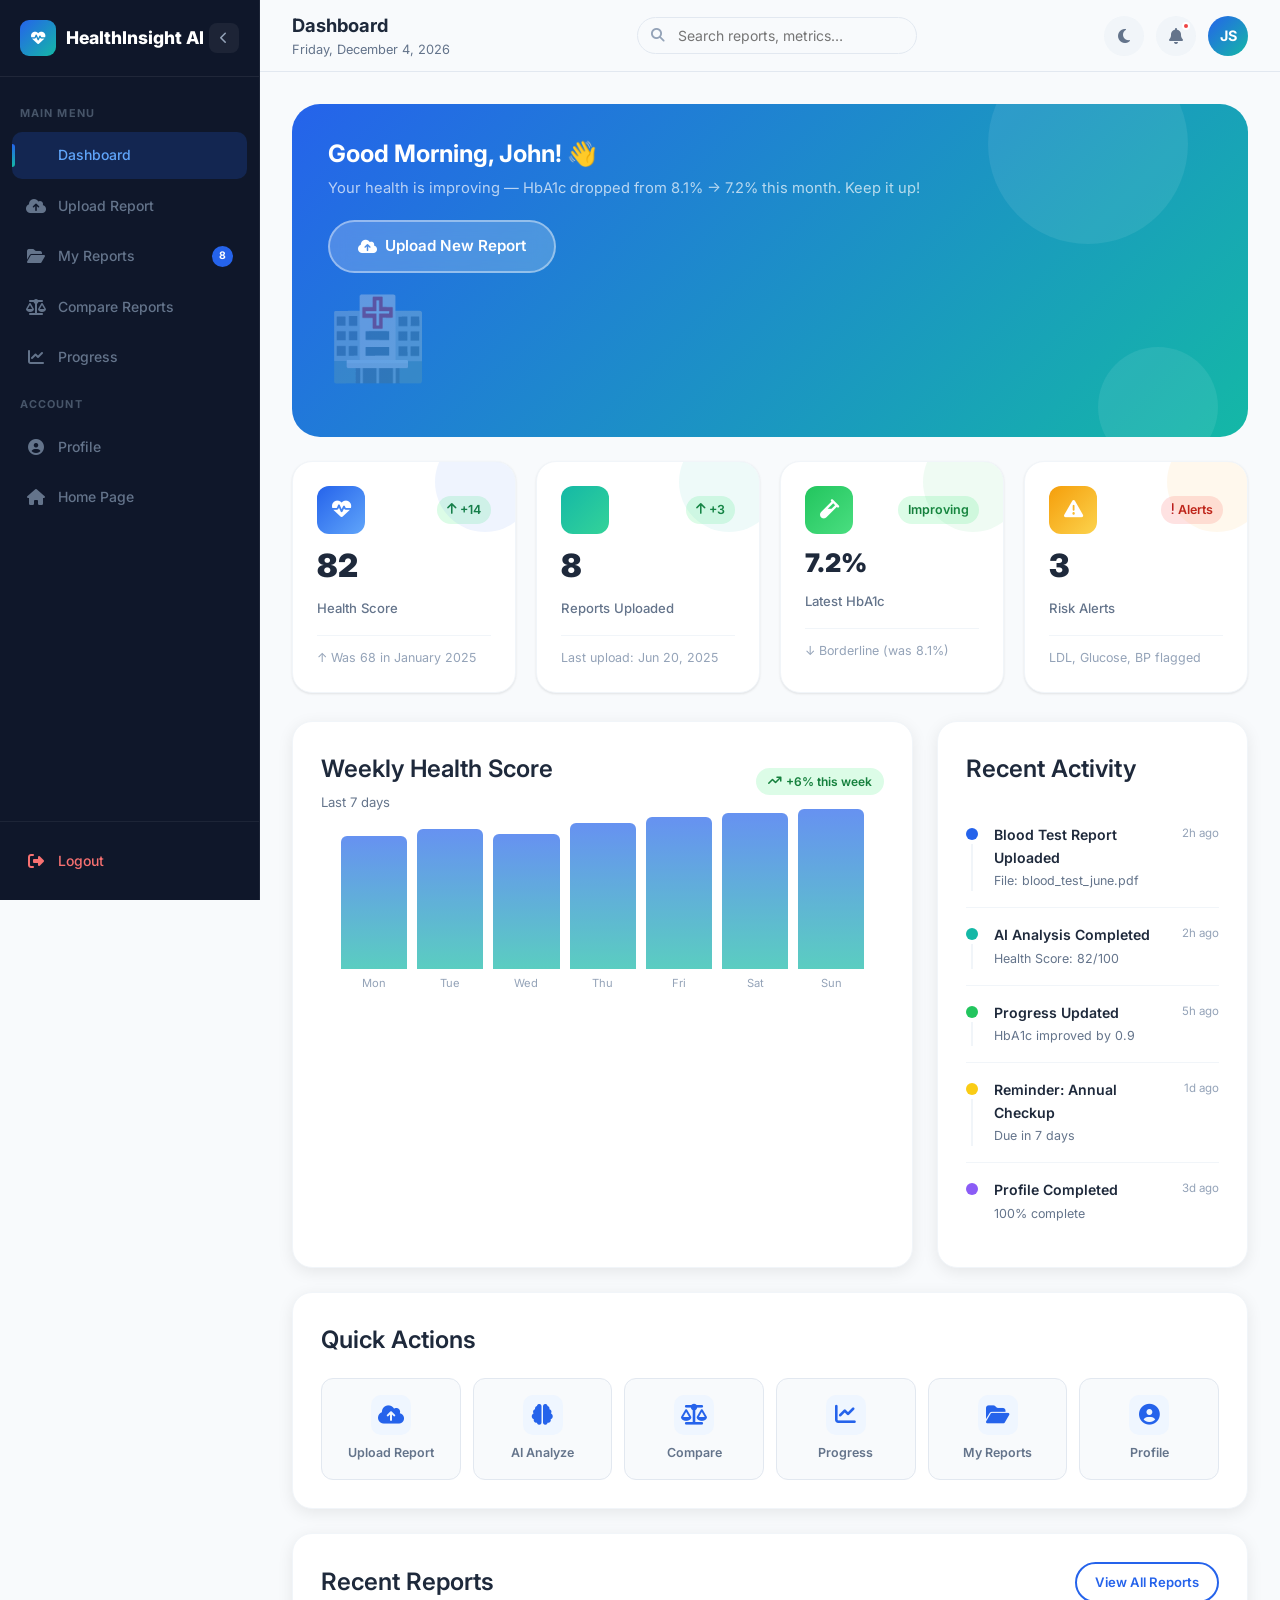
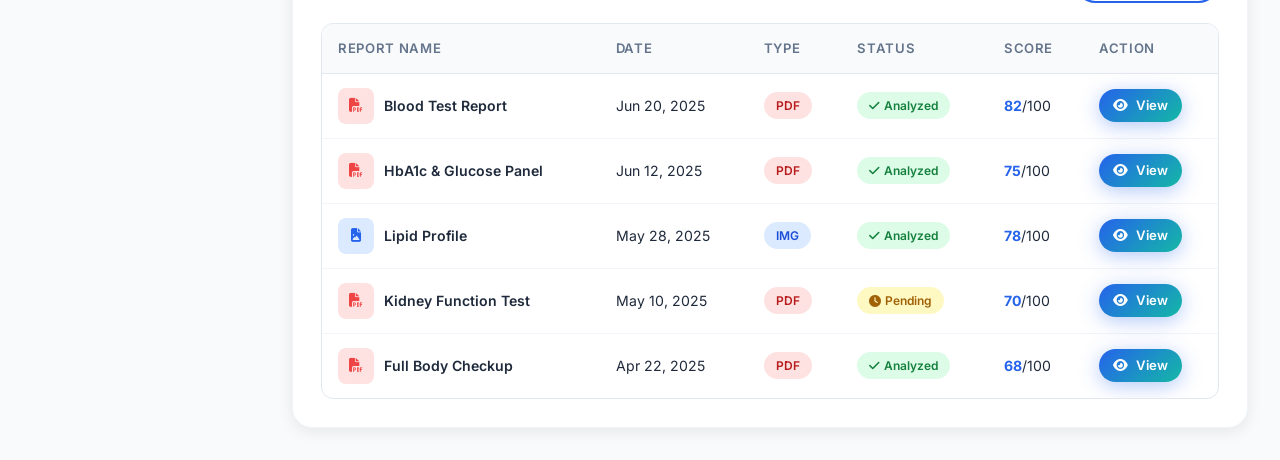
<file: healthinsight-ai/dashboard.html>
<!DOCTYPE html>
<html lang="en">
<head>
  <meta charset="UTF-8">
  <meta name="viewport" content="width=device-width, initial-scale=1.0">
  <title>Dashboard — HealthInsight AI</title>
  <link rel="preconnect" href="https://fonts.googleapis.com">
  <link href="https://fonts.googleapis.com/css2?family=Inter:wght@300;400;500;600;700;800;900&display=swap" rel="stylesheet">
  <link rel="stylesheet" href="https://cdnjs.cloudflare.com/ajax/libs/font-awesome/6.5.0/css/all.min.css">
  <link rel="stylesheet" href="css/style.css">
  <link rel="stylesheet" href="css/dashboard.css">
</head>
<body>
<div class="dash-layout">

  <!-- ═══ SIDEBAR ═══ -->
  <aside class="sidebar" id="sidebar">
    <div class="sidebar-header">
      <div class="sidebar-logo">
        <div class="sidebar-logo-icon"><i class="fas fa-heart-pulse"></i></div>
        <span class="sidebar-logo-text">HealthInsight AI</span>
      </div>
      <button class="sidebar-toggle" id="sidebarToggle" title="Collapse sidebar">
        <i class="fas fa-chevron-left"></i>
      </button>
    </div>

    <nav class="sidebar-nav">
      <span class="nav-section-label">Main Menu</span>
      <a href="dashboard.html" class="nav-item active">
        <i class="fas fa-grid-2"></i>
        <span class="nav-item-text">Dashboard</span>
      </a>
      <a href="upload.html" class="nav-item">
        <i class="fas fa-cloud-arrow-up"></i>
        <span class="nav-item-text">Upload Report</span>
      </a>
      <a href="reports.html" class="nav-item">
        <i class="fas fa-folder-open"></i>
        <span class="nav-item-text">My Reports</span>
        <span class="nav-badge">8</span>
      </a>
      <a href="compare.html" class="nav-item">
        <i class="fas fa-scale-balanced"></i>
        <span class="nav-item-text">Compare Reports</span>
      </a>
      <a href="progress.html" class="nav-item">
        <i class="fas fa-chart-line"></i>
        <span class="nav-item-text">Progress</span>
      </a>

      <span class="nav-section-label">Account</span>
      <a href="profile.html" class="nav-item">
        <i class="fas fa-circle-user"></i>
        <span class="nav-item-text">Profile</span>
      </a>
      <a href="index.html" class="nav-item">
        <i class="fas fa-house"></i>
        <span class="nav-item-text">Home Page</span>
      </a>
    </nav>

    <div class="sidebar-footer">
      <a href="login.html" class="nav-item" style="color:#F87171">
        <i class="fas fa-right-from-bracket"></i>
        <span class="nav-item-text">Logout</span>
      </a>
    </div>
  </aside>
  <div class="sidebar-overlay" id="sidebarOverlay"></div>

  <!-- ═══ MAIN ═══ -->
  <main class="dash-main">

    <!-- Topbar -->
    <div class="dash-topbar">
      <div class="topbar-left">
        <button class="mobile-menu-btn" id="mobileMenuBtn" aria-label="Open menu">
          <i class="fas fa-bars"></i>
        </button>
        <div>
          <div class="topbar-title">Dashboard</div>
          <div class="topbar-subtitle" id="topbarDate">Sunday, June 28, 2025</div>
        </div>
      </div>

      <div class="topbar-search">
        <i class="fas fa-magnifying-glass"></i>
        <input type="text" id="globalSearch" placeholder="Search reports, metrics…" aria-label="Search">
      </div>

      <div class="topbar-right">
        <button class="theme-toggle" data-theme-toggle aria-label="Toggle dark mode">
          <i class="fas fa-moon"></i>
        </button>
        <button class="notif-btn" id="notifBtn" aria-label="Notifications">
          <i class="fas fa-bell"></i>
          <span class="notif-dot"></span>
        </button>
        <div class="user-avatar" id="userAvatar" title="Go to Profile">JS</div>
      </div>
    </div>

    <!-- Page Content -->
    <div class="dash-content">

      <!-- Welcome Banner -->
      <div class="welcome-card">
        <div style="flex:1">
          <h2>Good Morning, John! 👋</h2>
          <p>Your health is improving — HbA1c dropped from 8.1% → 7.2% this month. Keep it up!</p>
          <a href="upload.html" class="btn" style="margin-top:20px">
            <i class="fas fa-cloud-arrow-up"></i> Upload New Report
          </a>
        </div>
        <div style="font-size:5rem;opacity:.3;margin-left:auto">🏥</div>
      </div>

      <!-- Stat Cards -->
      <div class="stats-grid">
        <div class="stat-card blue">
          <div class="stat-card-top">
            <div class="stat-card-icon"><i class="fas fa-heart-pulse"></i></div>
            <span class="stat-trend up"><i class="fas fa-arrow-up"></i> +14</span>
          </div>
          <div class="stat-card-value" data-count="82" data-suffix="">0</div>
          <div class="stat-card-label">Health Score</div>
          <div class="stat-card-footer">↑ Was 68 in January 2025</div>
        </div>

        <div class="stat-card teal">
          <div class="stat-card-top">
            <div class="stat-card-icon"><i class="fas fa-folder-medical"></i></div>
            <span class="stat-trend up"><i class="fas fa-arrow-up"></i> +3</span>
          </div>
          <div class="stat-card-value" data-count="8" data-suffix="">0</div>
          <div class="stat-card-label">Reports Uploaded</div>
          <div class="stat-card-footer">Last upload: Jun 20, 2025</div>
        </div>

        <div class="stat-card green">
          <div class="stat-card-top">
            <div class="stat-card-icon"><i class="fas fa-vial"></i></div>
            <span class="stat-trend up" style="background:#DCFCE7;color:#15803D">Improving</span>
          </div>
          <div class="stat-card-value" style="font-size:1.6rem">7.2%</div>
          <div class="stat-card-label">Latest HbA1c</div>
          <div class="stat-card-footer">↓ Borderline (was 8.1%)</div>
        </div>

        <div class="stat-card orange">
          <div class="stat-card-top">
            <div class="stat-card-icon"><i class="fas fa-triangle-exclamation"></i></div>
            <span class="stat-trend down"><i class="fas fa-exclamation"></i> Alerts</span>
          </div>
          <div class="stat-card-value" data-count="3" data-suffix="">0</div>
          <div class="stat-card-label">Risk Alerts</div>
          <div class="stat-card-footer">LDL, Glucose, BP flagged</div>
        </div>
      </div>

      <!-- Chart + Activity row -->
      <div class="dash-grid" style="margin-bottom:24px">
        <!-- Weekly Chart -->
        <div class="card">
          <div style="display:flex;justify-content:space-between;align-items:center;margin-bottom:20px">
            <div>
              <h3 style="margin-bottom:4px">Weekly Health Score</h3>
              <p style="font-size:.82rem">Last 7 days</p>
            </div>
            <span class="badge badge-success"><i class="fas fa-arrow-trend-up"></i> +6% this week</span>
          </div>
          <div id="weeklyChart" class="chart-bars"></div>
        </div>

        <!-- Activity -->
        <div class="card">
          <h3 style="margin-bottom:20px">Recent Activity</h3>
          <div class="activity-list" id="activityList"></div>
        </div>
      </div>

      <!-- Quick Actions -->
      <div class="card" style="margin-bottom:24px">
        <h3 style="margin-bottom:18px">Quick Actions</h3>
        <div class="quick-actions">
          <a href="upload.html"   class="quick-action-btn"><i class="fas fa-cloud-arrow-up"></i>Upload Report</a>
          <a href="analysis.html" class="quick-action-btn"><i class="fas fa-brain"></i>AI Analyze</a>
          <a href="compare.html"  class="quick-action-btn"><i class="fas fa-scale-balanced"></i>Compare</a>
          <a href="progress.html" class="quick-action-btn"><i class="fas fa-chart-line"></i>Progress</a>
          <a href="reports.html"  class="quick-action-btn"><i class="fas fa-folder-open"></i>My Reports</a>
          <a href="profile.html"  class="quick-action-btn"><i class="fas fa-circle-user"></i>Profile</a>
        </div>
      </div>

      <!-- Recent Reports Table -->
      <div class="card">
        <div style="display:flex;align-items:center;justify-content:space-between;margin-bottom:20px">
          <h3>Recent Reports</h3>
          <a href="reports.html" class="btn btn-outline btn-sm">View All Reports</a>
        </div>
        <div class="table-wrap">
          <table>
            <thead>
              <tr>
                <th>Report Name</th>
                <th>Date</th>
                <th>Type</th>
                <th>Status</th>
                <th>Score</th>
                <th>Action</th>
              </tr>
            </thead>
            <tbody id="recentReportsBody"></tbody>
          </table>
        </div>
      </div>

    </div><!-- /dash-content -->
  </main>
</div>

<script src="js/main.js"></script>
<script src="js/dashboard.js"></script>
<script>
  // Set dynamic date
  document.getElementById('topbarDate').textContent =
    new Date().toLocaleDateString('en-US',{weekday:'long',year:'numeric',month:'long',day:'numeric'});
</script>
</body>
</html>
</file>
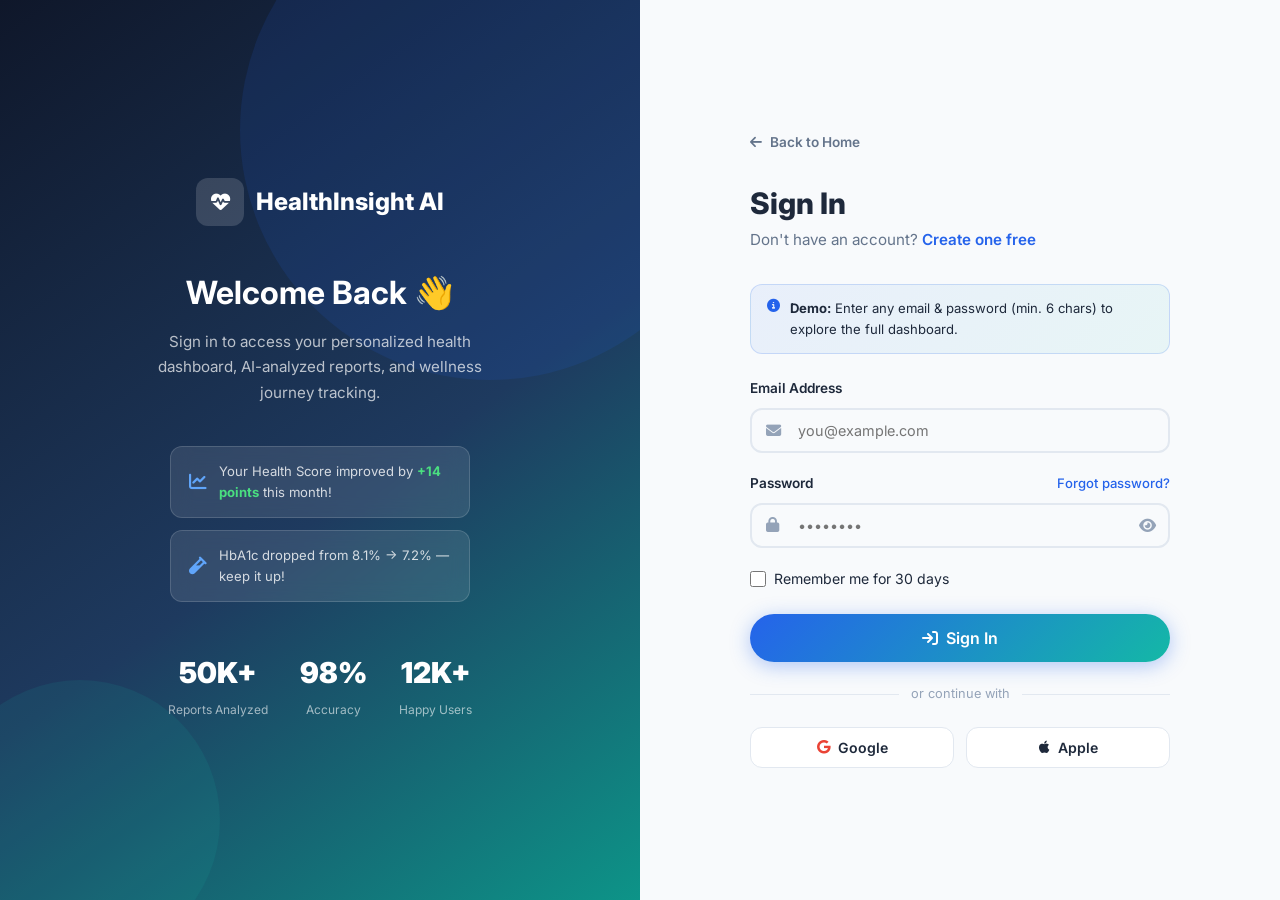
<file: healthinsight-ai/login.html>
<!DOCTYPE html>
<html lang="en">
<head>
  <meta charset="UTF-8">
  <meta name="viewport" content="width=device-width, initial-scale=1.0">
  <title>Login — HealthInsight AI</title>
  <meta name="description" content="Sign in to your HealthInsight AI account to access your health reports and analysis.">
  <link rel="preconnect" href="https://fonts.googleapis.com">
  <link href="https://fonts.googleapis.com/css2?family=Inter:wght@300;400;500;600;700;800;900&display=swap" rel="stylesheet">
  <link rel="stylesheet" href="https://cdnjs.cloudflare.com/ajax/libs/font-awesome/6.5.0/css/all.min.css">
  <link rel="stylesheet" href="css/style.css">
  <style>
    body { min-height:100vh; display:grid; grid-template-columns:1fr 1fr; }

    /* ── Left Panel ── */
    .auth-left {
      background: linear-gradient(145deg, #0F172A 0%, #1E3A5F 55%, #0D9488 100%);
      display:flex; flex-direction:column; align-items:center; justify-content:center;
      padding:60px; position:relative; overflow:hidden;
    }
    .auth-left::before { content:''; position:absolute; width:500px; height:500px; border-radius:50%; background:rgba(37,99,235,.12); top:-120px; right:-100px; }
    .auth-left::after  { content:''; position:absolute; width:280px; height:280px; border-radius:50%; background:rgba(20,184,166,.1); bottom:-60px; left:-60px; }

    .auth-brand { display:flex; align-items:center; gap:12px; color:#fff; font-size:1.5rem; font-weight:800; margin-bottom:48px; z-index:1; }
    .auth-brand-icon { width:48px; height:48px; background:rgba(255,255,255,.15); border-radius:12px; display:flex; align-items:center; justify-content:center; font-size:1.2rem; color:#fff; }

    .auth-hero-text { z-index:1; text-align:center; }
    .auth-hero-text h2 { color:#fff; font-size:2rem; margin-bottom:16px; }
    .auth-hero-text p  { color:rgba(255,255,255,.7); font-size:.95rem; max-width:340px; line-height:1.7; }

    .auth-stats { display:flex; gap:32px; margin-top:48px; z-index:1; }
    .auth-stat  { text-align:center; }
    .auth-stat-num   { display:block; font-size:1.8rem; font-weight:900; color:#fff; }
    .auth-stat-label { font-size:.75rem; color:rgba(255,255,255,.6); }

    /* floating cards on left panel */
    .auth-float-cards { margin-top:40px; z-index:1; display:flex; flex-direction:column; gap:12px; width:100%; max-width:300px; }
    .auth-float-card  { background:rgba(255,255,255,.1); border:1px solid rgba(255,255,255,.15); border-radius:var(--radius); padding:14px 18px; backdrop-filter:blur(10px); display:flex; align-items:center; gap:12px; }
    .auth-float-card i { font-size:1.1rem; color:#60A5FA; }
    .auth-float-card p { font-size:.82rem; color:rgba(255,255,255,.8); margin:0; }

    /* ── Right Panel ── */
    .auth-right { display:flex; align-items:center; justify-content:center; padding:60px 48px; background:var(--bg); }
    .auth-box   { width:100%; max-width:420px; }
    .auth-box-header { margin-bottom:32px; }
    .auth-box-header h1 { font-size:1.85rem; margin-bottom:8px; }

    .demo-hint { background:linear-gradient(135deg,rgba(37,99,235,.07),rgba(20,184,166,.07)); border:1px solid rgba(37,99,235,.18); border-radius:var(--radius); padding:13px 16px; font-size:.82rem; margin-bottom:24px; display:flex; gap:10px; align-items:flex-start; }
    .demo-hint i { color:var(--primary); margin-top:1px; }

    .divider { display:flex; align-items:center; gap:12px; margin:22px 0; }
    .divider::before,.divider::after { content:''; flex:1; height:1px; background:var(--border); }
    .divider span { font-size:.8rem; color:var(--text-light); white-space:nowrap; }

    .social-login { display:flex; gap:12px; }
    .social-btn   { flex:1; padding:11px; border-radius:var(--radius); border:1.5px solid var(--border); background:var(--card); display:flex; align-items:center; justify-content:center; gap:8px; font-size:.88rem; font-weight:600; color:var(--text); transition:all var(--transition); cursor:pointer; }
    .social-btn:hover { border-color:var(--primary); background:var(--primary-light); color:var(--primary); }

    @media (max-width:768px) {
      body { grid-template-columns:1fr; }
      .auth-left  { display:none; }
      .auth-right { padding:40px 24px; }
    }
  </style>
</head>
<body>

<!-- Left Panel -->
<div class="auth-left">
  <div class="auth-brand">
    <div class="auth-brand-icon"><i class="fas fa-heart-pulse"></i></div>
    HealthInsight AI
  </div>
  <div class="auth-hero-text">
    <h2>Welcome Back 👋</h2>
    <p>Sign in to access your personalized health dashboard, AI-analyzed reports, and wellness journey tracking.</p>
  </div>
  <div class="auth-float-cards">
    <div class="auth-float-card">
      <i class="fas fa-chart-line"></i>
      <p>Your Health Score improved by <strong style="color:#4ADE80">+14 points</strong> this month!</p>
    </div>
    <div class="auth-float-card">
      <i class="fas fa-vial"></i>
      <p>HbA1c dropped from 8.1% → 7.2% — keep it up!</p>
    </div>
  </div>
  <div class="auth-stats">
    <div class="auth-stat"><span class="auth-stat-num">50K+</span><span class="auth-stat-label">Reports Analyzed</span></div>
    <div class="auth-stat"><span class="auth-stat-num">98%</span><span class="auth-stat-label">Accuracy</span></div>
    <div class="auth-stat"><span class="auth-stat-num">12K+</span><span class="auth-stat-label">Happy Users</span></div>
  </div>
</div>

<!-- Right Panel -->
<div class="auth-right">
  <div class="auth-box">
    <a href="index.html" style="display:flex;align-items:center;gap:8px;margin-bottom:32px;font-weight:600;color:var(--text-muted);font-size:.85rem">
      <i class="fas fa-arrow-left"></i> Back to Home
    </a>
    <div class="auth-box-header">
      <h1>Sign In</h1>
      <p>Don't have an account? <a href="register.html" style="color:var(--primary);font-weight:600">Create one free</a></p>
    </div>

    <div class="demo-hint">
      <i class="fas fa-circle-info"></i>
      <div><strong>Demo:</strong> Enter any email &amp; password (min. 6 chars) to explore the full dashboard.</div>
    </div>

    <form id="loginForm" novalidate>
      <div class="form-group">
        <label class="form-label" for="loginEmail">Email Address</label>
        <div class="input-group">
          <i class="fas fa-envelope input-icon"></i>
          <input type="email" id="loginEmail" class="form-control" placeholder="you@example.com" autocomplete="email" required>
        </div>
        <span class="form-error"></span>
      </div>

      <div class="form-group">
        <div style="display:flex;justify-content:space-between;align-items:center;margin-bottom:8px">
          <label class="form-label" for="loginPassword" style="margin-bottom:0">Password</label>
          <a href="#" id="forgotPassword" style="font-size:.82rem;color:var(--primary);font-weight:500">Forgot password?</a>
        </div>
        <div class="input-group">
          <i class="fas fa-lock input-icon"></i>
          <input type="password" id="loginPassword" class="form-control" placeholder="••••••••" autocomplete="current-password" required>
          <button type="button" id="passToggle" class="input-toggle"><i class="fas fa-eye"></i></button>
        </div>
        <span class="form-error"></span>
      </div>

      <div style="display:flex;align-items:center;gap:8px;margin-bottom:24px">
        <input type="checkbox" id="rememberMe" style="width:16px;height:16px;accent-color:var(--primary)">
        <label for="rememberMe" style="font-size:.88rem;cursor:pointer">Remember me for 30 days</label>
      </div>

      <button type="submit" class="btn btn-primary w-full" style="justify-content:center;padding:14px;font-size:1rem">
        <i class="fas fa-arrow-right-to-bracket"></i> Sign In
      </button>
    </form>

    <div class="divider"><span>or continue with</span></div>
    <div class="social-login">
      <button class="social-btn" onclick="window.HI.Toast.info('Social login — coming soon!')">
        <i class="fab fa-google" style="color:#EA4335"></i> Google
      </button>
      <button class="social-btn" onclick="window.HI.Toast.info('Social login — coming soon!')">
        <i class="fab fa-apple"></i> Apple
      </button>
    </div>
  </div>
</div>

<script src="js/main.js"></script>
<script src="js/login.js"></script>
</body>
</html>
</file>
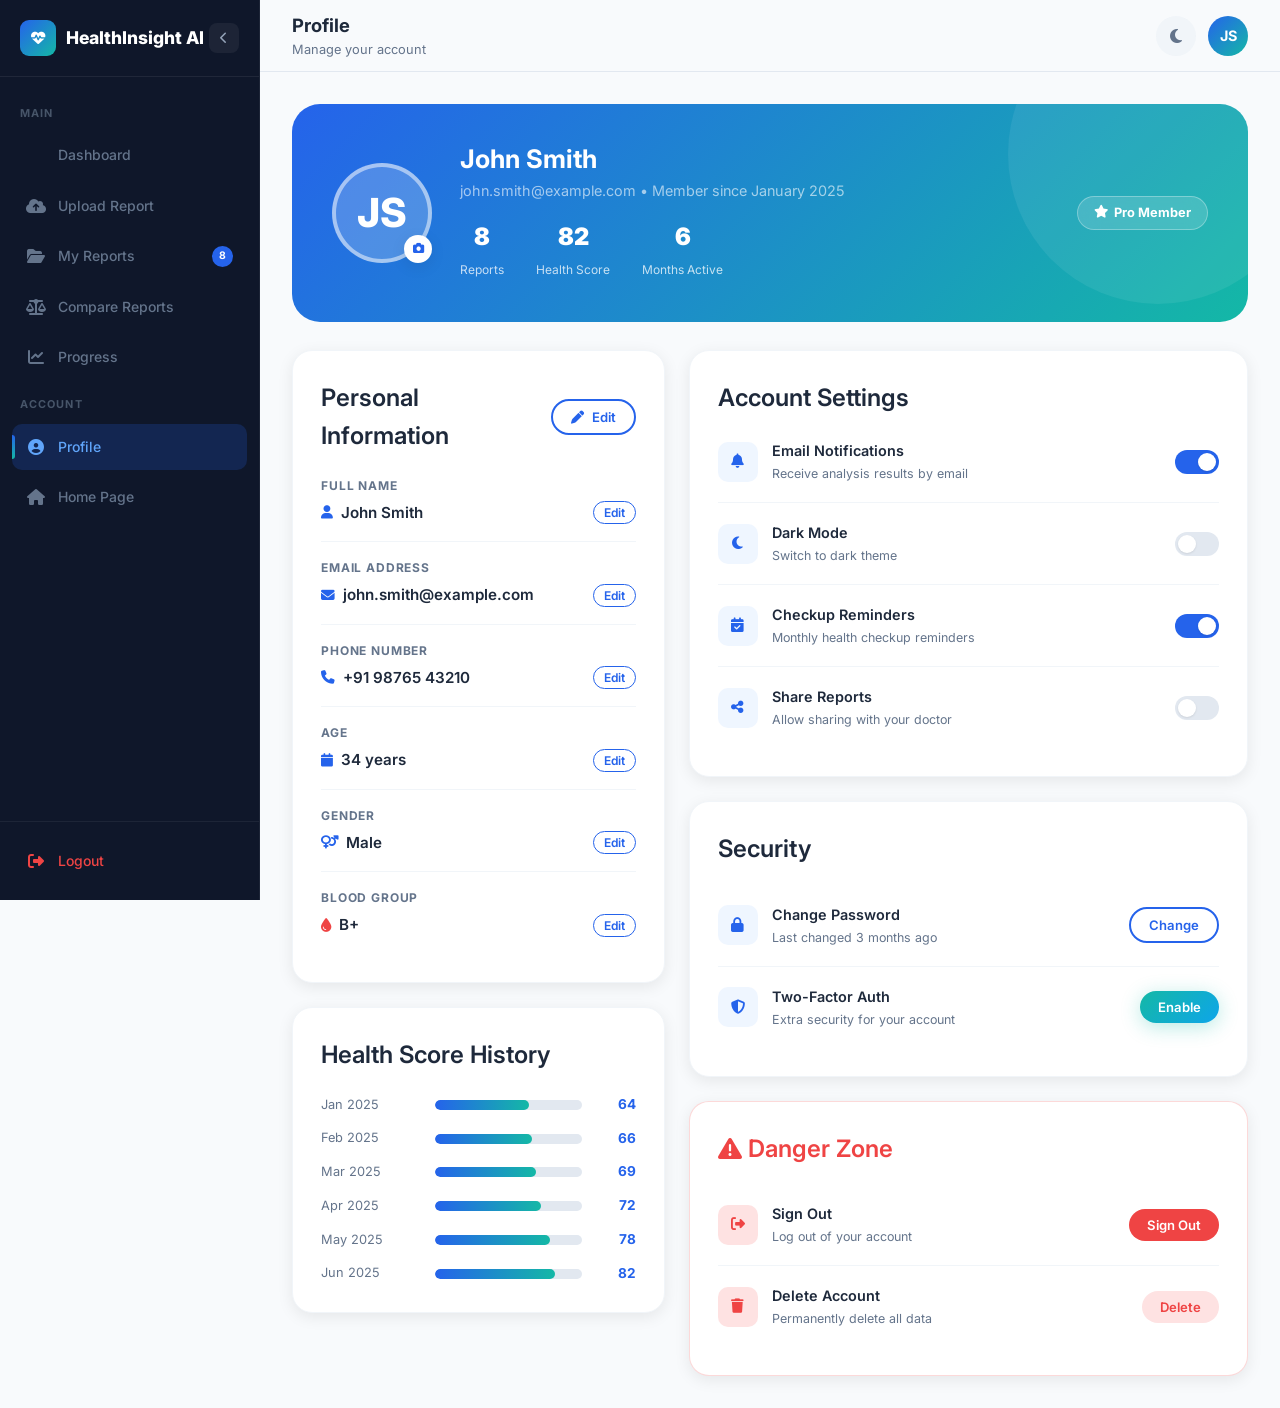
<file: healthinsight-ai/profile.html>
<!DOCTYPE html>
<html lang="en">
<head>
  <meta charset="UTF-8">
  <meta name="viewport" content="width=device-width, initial-scale=1.0">
  <title>Profile — HealthInsight AI</title>
  <link rel="preconnect" href="https://fonts.googleapis.com">
  <link href="https://fonts.googleapis.com/css2?family=Inter:wght@300;400;500;600;700;800;900&display=swap" rel="stylesheet">
  <link rel="stylesheet" href="https://cdnjs.cloudflare.com/ajax/libs/font-awesome/6.5.0/css/all.min.css">
  <link rel="stylesheet" href="css/style.css">
  <link rel="stylesheet" href="css/dashboard.css">
  <link rel="stylesheet" href="css/profile.css">
</head>
<body>
<div class="dash-layout">

  <!-- Sidebar -->
  <aside class="sidebar" id="sidebar">
    <div class="sidebar-header">
      <div class="sidebar-logo"><div class="sidebar-logo-icon"><i class="fas fa-heart-pulse"></i></div><span class="sidebar-logo-text">HealthInsight AI</span></div>
      <button class="sidebar-toggle" id="sidebarToggle"><i class="fas fa-chevron-left"></i></button>
    </div>
    <nav class="sidebar-nav">
      <span class="nav-section-label">Main</span>
      <a href="dashboard.html" class="nav-item"><i class="fas fa-grid-2"></i><span class="nav-item-text">Dashboard</span></a>
      <a href="upload.html" class="nav-item"><i class="fas fa-cloud-arrow-up"></i><span class="nav-item-text">Upload Report</span></a>
      <a href="reports.html" class="nav-item"><i class="fas fa-folder-open"></i><span class="nav-item-text">My Reports</span><span class="nav-badge">8</span></a>
      <a href="compare.html" class="nav-item"><i class="fas fa-scale-balanced"></i><span class="nav-item-text">Compare Reports</span></a>
      <a href="progress.html" class="nav-item"><i class="fas fa-chart-line"></i><span class="nav-item-text">Progress</span></a>
      <span class="nav-section-label">Account</span>
      <a href="profile.html" class="nav-item active"><i class="fas fa-circle-user"></i><span class="nav-item-text">Profile</span></a>
      <a href="index.html" class="nav-item"><i class="fas fa-house"></i><span class="nav-item-text">Home Page</span></a>
    </nav>
    <div class="sidebar-footer">
      <a href="login.html" class="nav-item" style="color:#EF4444"><i class="fas fa-right-from-bracket"></i><span class="nav-item-text">Logout</span></a>
    </div>
  </aside>
  <div class="sidebar-overlay" id="sidebarOverlay"></div>

  <!-- Main -->
  <main class="dash-main">
    <div class="dash-topbar">
      <div class="topbar-left">
        <button class="mobile-menu-btn" id="mobileMenuBtn"><i class="fas fa-bars"></i></button>
        <div><div class="topbar-title">Profile</div><div class="topbar-subtitle">Manage your account</div></div>
      </div>
      <div class="topbar-right">
        <button class="theme-toggle" data-theme-toggle><i class="fas fa-moon"></i></button>
        <div class="user-avatar">JS</div>
      </div>
    </div>

    <div class="dash-content">

      <!-- Profile Header -->
      <div class="profile-header">
        <div class="profile-avatar-wrap">
          <div class="profile-avatar-big" id="profileAvatarBig">JS</div>
          <div class="avatar-edit" id="avatarEdit"><i class="fas fa-camera"></i></div>
        </div>
        <div class="profile-header-info">
          <h2>John Smith</h2>
          <p>john.smith@example.com &bull; Member since January 2025</p>
          <div class="profile-header-stats">
            <div class="ph-stat">
              <span class="ph-stat-num">8</span>
              <span class="ph-stat-label">Reports</span>
            </div>
            <div class="ph-stat">
              <span class="ph-stat-num">82</span>
              <span class="ph-stat-label">Health Score</span>
            </div>
            <div class="ph-stat">
              <span class="ph-stat-num">6</span>
              <span class="ph-stat-label">Months Active</span>
            </div>
          </div>
        </div>
        <div class="profile-header-badge">
          <i class="fas fa-star"></i> Pro Member
        </div>
      </div>

      <!-- Profile Grid -->
      <div class="profile-grid">

        <!-- Left col -->
        <div style="display:flex;flex-direction:column;gap:24px">

          <!-- Personal Info -->
          <div class="card">
            <div style="display:flex;align-items:center;justify-content:space-between;margin-bottom:4px">
              <h3>Personal Information</h3>
              <button class="btn btn-outline btn-sm" onclick="window.HI.Toast.info('Edit mode — use the edit buttons on each field.')">
                <i class="fas fa-pen"></i> Edit
              </button>
            </div>
            <div>
              <div class="info-field">
                <div class="info-label">Full Name</div>
                <div class="info-value">
                  <i class="fas fa-user" style="color:var(--primary);font-size:.85rem"></i>
                  John Smith
                  <button class="info-edit-btn">Edit</button>
                </div>
              </div>
              <div class="info-field">
                <div class="info-label">Email Address</div>
                <div class="info-value">
                  <i class="fas fa-envelope" style="color:var(--primary);font-size:.85rem"></i>
                  john.smith@example.com
                  <button class="info-edit-btn">Edit</button>
                </div>
              </div>
              <div class="info-field">
                <div class="info-label">Phone Number</div>
                <div class="info-value">
                  <i class="fas fa-phone" style="color:var(--primary);font-size:.85rem"></i>
                  +91 98765 43210
                  <button class="info-edit-btn">Edit</button>
                </div>
              </div>
              <div class="info-field">
                <div class="info-label">Age</div>
                <div class="info-value">
                  <i class="fas fa-calendar" style="color:var(--primary);font-size:.85rem"></i>
                  34 years
                  <button class="info-edit-btn">Edit</button>
                </div>
              </div>
              <div class="info-field">
                <div class="info-label">Gender</div>
                <div class="info-value">
                  <i class="fas fa-venus-mars" style="color:var(--primary);font-size:.85rem"></i>
                  Male
                  <button class="info-edit-btn">Edit</button>
                </div>
              </div>
              <div class="info-field">
                <div class="info-label">Blood Group</div>
                <div class="info-value">
                  <i class="fas fa-droplet" style="color:#EF4444;font-size:.85rem"></i>
                  B+
                  <button class="info-edit-btn">Edit</button>
                </div>
              </div>
            </div>
          </div>

          <!-- Health Score History -->
          <div class="card">
            <h3 style="margin-bottom:20px">Health Score History</h3>
            <div class="score-history" id="scoreHistoryList"></div>
          </div>

        </div>

        <!-- Right col -->
        <div style="display:flex;flex-direction:column;gap:24px">

          <!-- Account Settings -->
          <div class="card">
            <h3 style="margin-bottom:4px">Account Settings</h3>
            <div class="settings-list">
              <div class="settings-item">
                <div class="settings-item-left">
                  <div class="settings-item-icon"><i class="fas fa-bell"></i></div>
                  <div>
                    <div class="settings-item-title">Email Notifications</div>
                    <div class="settings-item-desc">Receive analysis results by email</div>
                  </div>
                </div>
                <label class="toggle-switch">
                  <input type="checkbox" checked>
                  <span class="toggle-slider"></span>
                </label>
              </div>
              <div class="settings-item">
                <div class="settings-item-left">
                  <div class="settings-item-icon"><i class="fas fa-moon"></i></div>
                  <div>
                    <div class="settings-item-title">Dark Mode</div>
                    <div class="settings-item-desc">Switch to dark theme</div>
                  </div>
                </div>
                <label class="toggle-switch">
                  <input type="checkbox" id="darkModeToggle">
                  <span class="toggle-slider"></span>
                </label>
              </div>
              <div class="settings-item">
                <div class="settings-item-left">
                  <div class="settings-item-icon"><i class="fas fa-calendar-check"></i></div>
                  <div>
                    <div class="settings-item-title">Checkup Reminders</div>
                    <div class="settings-item-desc">Monthly health checkup reminders</div>
                  </div>
                </div>
                <label class="toggle-switch">
                  <input type="checkbox" checked>
                  <span class="toggle-slider"></span>
                </label>
              </div>
              <div class="settings-item">
                <div class="settings-item-left">
                  <div class="settings-item-icon"><i class="fas fa-share-nodes"></i></div>
                  <div>
                    <div class="settings-item-title">Share Reports</div>
                    <div class="settings-item-desc">Allow sharing with your doctor</div>
                  </div>
                </div>
                <label class="toggle-switch">
                  <input type="checkbox">
                  <span class="toggle-slider"></span>
                </label>
              </div>
            </div>
          </div>

          <!-- Security -->
          <div class="card">
            <h3 style="margin-bottom:16px">Security</h3>
            <div class="settings-list">
              <div class="settings-item">
                <div class="settings-item-left">
                  <div class="settings-item-icon"><i class="fas fa-lock"></i></div>
                  <div>
                    <div class="settings-item-title">Change Password</div>
                    <div class="settings-item-desc">Last changed 3 months ago</div>
                  </div>
                </div>
                <button id="changePasswordBtn" class="btn btn-outline btn-sm">Change</button>
              </div>
              <div class="settings-item">
                <div class="settings-item-left">
                  <div class="settings-item-icon"><i class="fas fa-shield-halved"></i></div>
                  <div>
                    <div class="settings-item-title">Two-Factor Auth</div>
                    <div class="settings-item-desc">Extra security for your account</div>
                  </div>
                </div>
                <button class="btn btn-secondary btn-sm" onclick="window.HI.Toast.info('2FA setup coming soon!')">Enable</button>
              </div>
            </div>
          </div>

          <!-- Danger Zone -->
          <div class="card" style="border:1.5px solid rgba(239,68,68,.2)">
            <h3 style="margin-bottom:16px;color:var(--danger)"><i class="fas fa-triangle-exclamation"></i> Danger Zone</h3>
            <div class="settings-list">
              <div class="settings-item">
                <div class="settings-item-left">
                  <div class="settings-item-icon danger"><i class="fas fa-right-from-bracket"></i></div>
                  <div>
                    <div class="settings-item-title">Sign Out</div>
                    <div class="settings-item-desc">Log out of your account</div>
                  </div>
                </div>
                <button id="logoutBtn" class="btn btn-danger btn-sm">Sign Out</button>
              </div>
              <div class="settings-item">
                <div class="settings-item-left">
                  <div class="settings-item-icon danger"><i class="fas fa-trash"></i></div>
                  <div>
                    <div class="settings-item-title">Delete Account</div>
                    <div class="settings-item-desc">Permanently delete all data</div>
                  </div>
                </div>
                <button class="btn btn-sm" style="background:#FEE2E2;color:var(--danger)"
                        onclick="window.HI.Toast.warning('Please contact support to delete your account.')">Delete</button>
              </div>
            </div>
          </div>

        </div>
      </div>

    </div>
  </main>
</div>

<script src="js/main.js"></script>
<script src="js/profile.js"></script>
<script>
  // Dark mode toggle in profile
  document.getElementById('darkModeToggle').addEventListener('change', function() {
    const theme = this.checked ? 'dark' : 'light';
    document.documentElement.setAttribute('data-theme', theme);
    localStorage.setItem('hi-theme', theme);
  });
  // Set initial state
  document.getElementById('darkModeToggle').checked = localStorage.getItem('hi-theme') === 'dark';
</script>
</body>
</html>
</file>
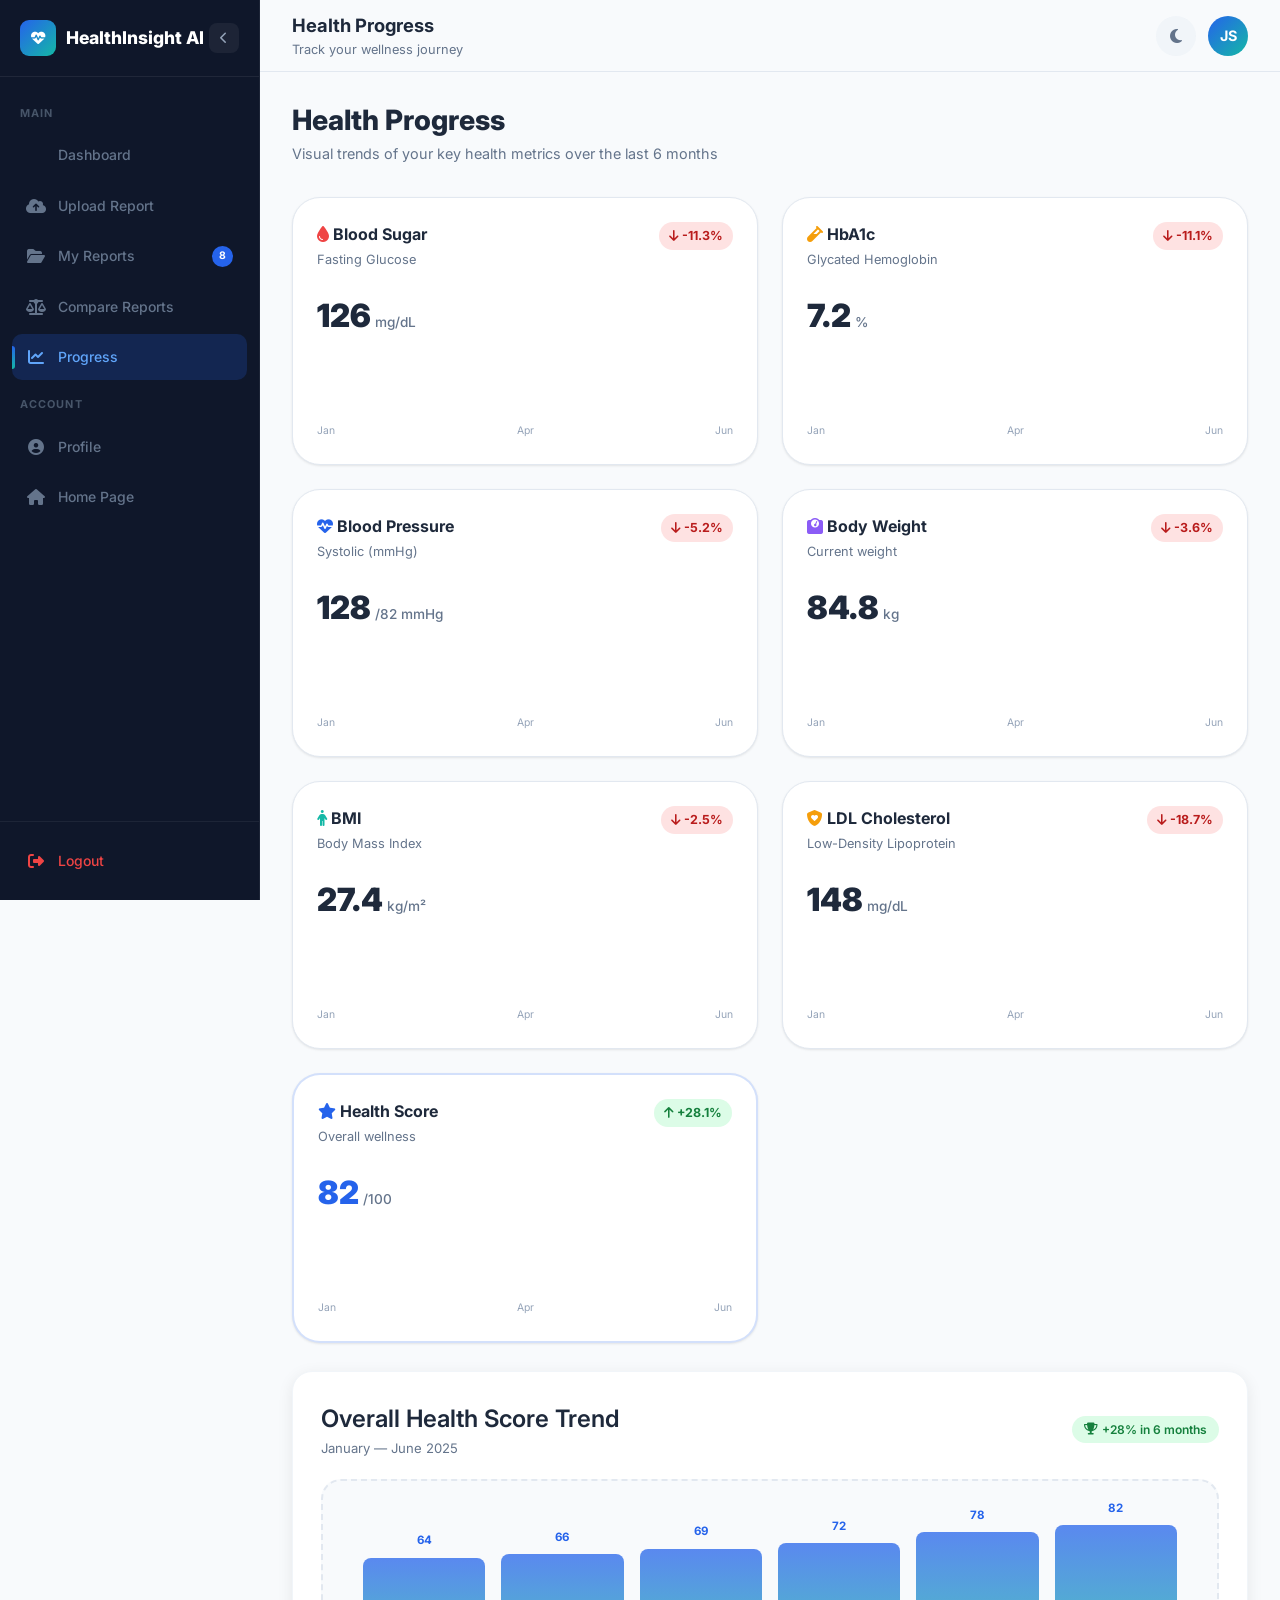
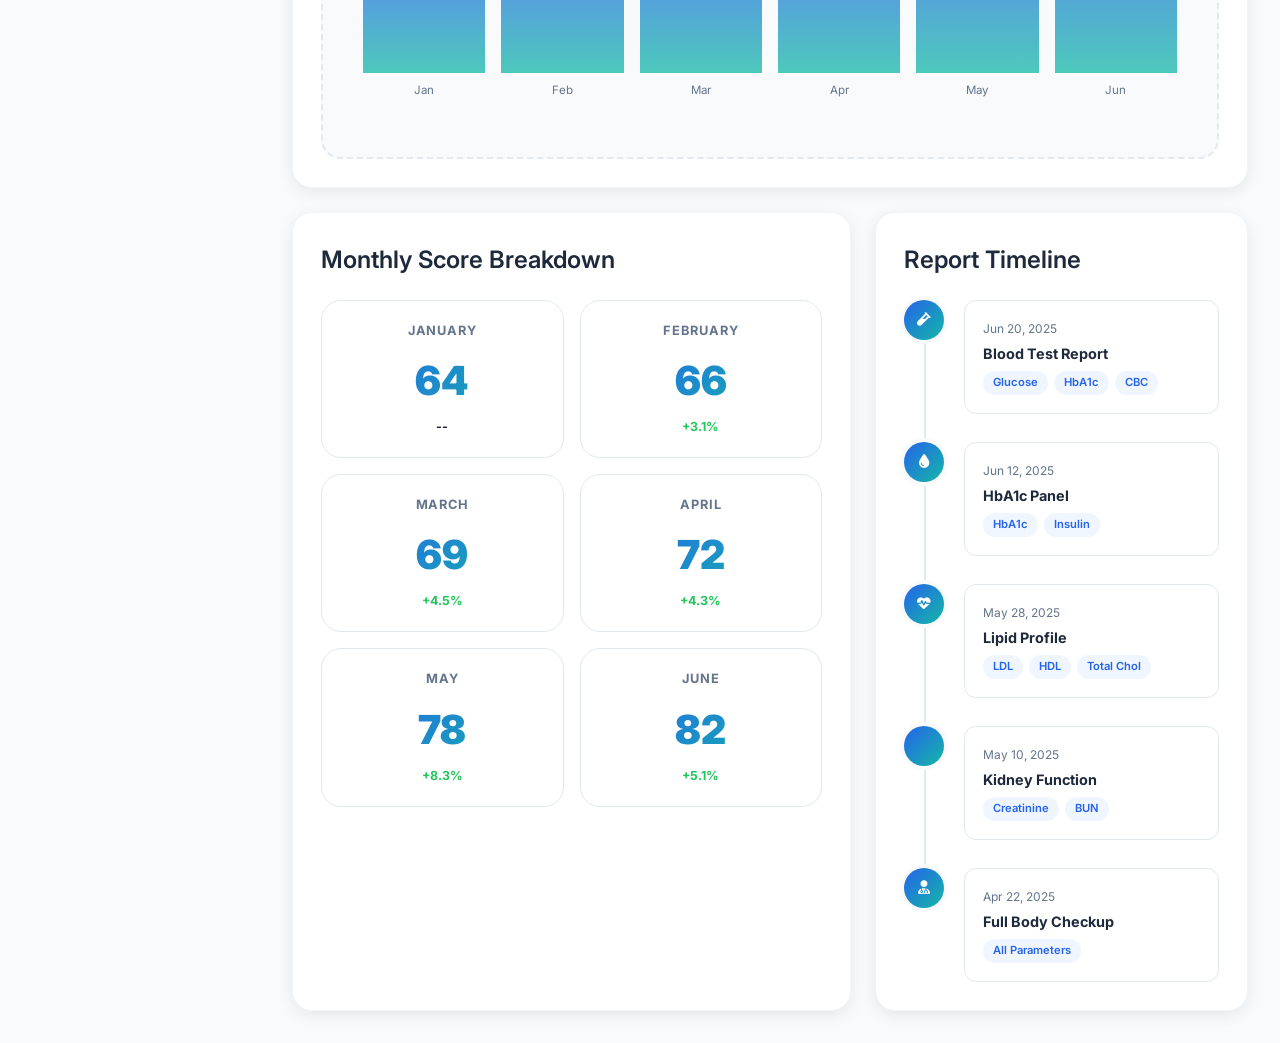
<file: healthinsight-ai/progress.html>
<!DOCTYPE html>
<html lang="en">
<head>
  <meta charset="UTF-8">
  <meta name="viewport" content="width=device-width, initial-scale=1.0">
  <title>Health Progress — HealthInsight AI</title>
  <link rel="preconnect" href="https://fonts.googleapis.com">
  <link href="https://fonts.googleapis.com/css2?family=Inter:wght@300;400;500;600;700;800;900&display=swap" rel="stylesheet">
  <link rel="stylesheet" href="https://cdnjs.cloudflare.com/ajax/libs/font-awesome/6.5.0/css/all.min.css">
  <link rel="stylesheet" href="css/style.css">
  <link rel="stylesheet" href="css/dashboard.css">
  <link rel="stylesheet" href="css/progress.css">
</head>
<body>
<div class="dash-layout">

  <!-- Sidebar -->
  <aside class="sidebar" id="sidebar">
    <div class="sidebar-header">
      <div class="sidebar-logo"><div class="sidebar-logo-icon"><i class="fas fa-heart-pulse"></i></div><span class="sidebar-logo-text">HealthInsight AI</span></div>
      <button class="sidebar-toggle" id="sidebarToggle"><i class="fas fa-chevron-left"></i></button>
    </div>
    <nav class="sidebar-nav">
      <span class="nav-section-label">Main</span>
      <a href="dashboard.html" class="nav-item"><i class="fas fa-grid-2"></i><span class="nav-item-text">Dashboard</span></a>
      <a href="upload.html" class="nav-item"><i class="fas fa-cloud-arrow-up"></i><span class="nav-item-text">Upload Report</span></a>
      <a href="reports.html" class="nav-item"><i class="fas fa-folder-open"></i><span class="nav-item-text">My Reports</span><span class="nav-badge">8</span></a>
      <a href="compare.html" class="nav-item"><i class="fas fa-scale-balanced"></i><span class="nav-item-text">Compare Reports</span></a>
      <a href="progress.html" class="nav-item active"><i class="fas fa-chart-line"></i><span class="nav-item-text">Progress</span></a>
      <span class="nav-section-label">Account</span>
      <a href="profile.html" class="nav-item"><i class="fas fa-circle-user"></i><span class="nav-item-text">Profile</span></a>
      <a href="index.html" class="nav-item"><i class="fas fa-house"></i><span class="nav-item-text">Home Page</span></a>
    </nav>
    <div class="sidebar-footer">
      <a href="login.html" class="nav-item" style="color:#EF4444"><i class="fas fa-right-from-bracket"></i><span class="nav-item-text">Logout</span></a>
    </div>
  </aside>
  <div class="sidebar-overlay" id="sidebarOverlay"></div>

  <!-- Main -->
  <main class="dash-main">
    <div class="dash-topbar">
      <div class="topbar-left">
        <button class="mobile-menu-btn" id="mobileMenuBtn"><i class="fas fa-bars"></i></button>
        <div><div class="topbar-title">Health Progress</div><div class="topbar-subtitle">Track your wellness journey</div></div>
      </div>
      <div class="topbar-right">
        <button class="theme-toggle" data-theme-toggle><i class="fas fa-moon"></i></button>
        <div class="user-avatar" onclick="window.location.href='profile.html'">JS</div>
      </div>
    </div>

    <div class="dash-content">
      <div class="dash-page-header">
        <h1>Health Progress</h1>
        <p>Visual trends of your key health metrics over the last 6 months</p>
      </div>

      <!-- Trend Cards Grid -->
      <div class="trend-grid">

        <!-- Blood Sugar -->
        <div class="trend-card">
          <div class="trend-card-header">
            <div>
              <div class="trend-card-title"><i class="fas fa-droplet" style="color:#EF4444"></i> Blood Sugar</div>
              <p style="font-size:.8rem;margin-top:2px">Fasting Glucose</p>
            </div>
            <span class="trend-card-change down"><i class="fas fa-arrow-down"></i> -11.3%</span>
          </div>
          <div>
            <span class="trend-card-value">126</span>
            <span class="trend-card-unit"> mg/dL</span>
          </div>
          <div id="spark-bloodsugar"></div>
        </div>

        <!-- HbA1c -->
        <div class="trend-card">
          <div class="trend-card-header">
            <div>
              <div class="trend-card-title"><i class="fas fa-vial" style="color:#F59E0B"></i> HbA1c</div>
              <p style="font-size:.8rem;margin-top:2px">Glycated Hemoglobin</p>
            </div>
            <span class="trend-card-change down"><i class="fas fa-arrow-down"></i> -11.1%</span>
          </div>
          <div>
            <span class="trend-card-value">7.2</span>
            <span class="trend-card-unit"> %</span>
          </div>
          <div id="spark-hba1c"></div>
        </div>

        <!-- Blood Pressure -->
        <div class="trend-card">
          <div class="trend-card-header">
            <div>
              <div class="trend-card-title"><i class="fas fa-heart-pulse" style="color:#2563EB"></i> Blood Pressure</div>
              <p style="font-size:.8rem;margin-top:2px">Systolic (mmHg)</p>
            </div>
            <span class="trend-card-change down"><i class="fas fa-arrow-down"></i> -5.2%</span>
          </div>
          <div>
            <span class="trend-card-value">128</span>
            <span class="trend-card-unit"> /82 mmHg</span>
          </div>
          <div id="spark-bp"></div>
        </div>

        <!-- Weight -->
        <div class="trend-card">
          <div class="trend-card-header">
            <div>
              <div class="trend-card-title"><i class="fas fa-weight-scale" style="color:#8B5CF6"></i> Body Weight</div>
              <p style="font-size:.8rem;margin-top:2px">Current weight</p>
            </div>
            <span class="trend-card-change down"><i class="fas fa-arrow-down"></i> -3.6%</span>
          </div>
          <div>
            <span class="trend-card-value">84.8</span>
            <span class="trend-card-unit"> kg</span>
          </div>
          <div id="spark-weight"></div>
        </div>

        <!-- BMI -->
        <div class="trend-card">
          <div class="trend-card-header">
            <div>
              <div class="trend-card-title"><i class="fas fa-person" style="color:#14B8A6"></i> BMI</div>
              <p style="font-size:.8rem;margin-top:2px">Body Mass Index</p>
            </div>
            <span class="trend-card-change down"><i class="fas fa-arrow-down"></i> -2.5%</span>
          </div>
          <div>
            <span class="trend-card-value">27.4</span>
            <span class="trend-card-unit"> kg/m²</span>
          </div>
          <div id="spark-bmi"></div>
        </div>

        <!-- Cholesterol -->
        <div class="trend-card">
          <div class="trend-card-header">
            <div>
              <div class="trend-card-title"><i class="fas fa-shield-heart" style="color:#F59E0B"></i> LDL Cholesterol</div>
              <p style="font-size:.8rem;margin-top:2px">Low-Density Lipoprotein</p>
            </div>
            <span class="trend-card-change down"><i class="fas fa-arrow-down"></i> -18.7%</span>
          </div>
          <div>
            <span class="trend-card-value">148</span>
            <span class="trend-card-unit"> mg/dL</span>
          </div>
          <div id="spark-chol"></div>
        </div>

        <!-- Health Score -->
        <div class="trend-card" style="border:2px solid rgba(37,99,235,.2)">
          <div class="trend-card-header">
            <div>
              <div class="trend-card-title"><i class="fas fa-star" style="color:var(--primary)"></i> Health Score</div>
              <p style="font-size:.8rem;margin-top:2px">Overall wellness</p>
            </div>
            <span class="trend-card-change up"><i class="fas fa-arrow-up"></i> +28.1%</span>
          </div>
          <div>
            <span class="trend-card-value" style="color:var(--primary)">82</span>
            <span class="trend-card-unit"> /100</span>
          </div>
          <div id="spark-score"></div>
        </div>

      </div>

      <!-- Overall Graph -->
      <div class="card" style="margin-bottom:24px">
        <div style="display:flex;align-items:center;justify-content:space-between;margin-bottom:20px">
          <div>
            <h3>Overall Health Score Trend</h3>
            <p style="font-size:.82rem">January — June 2025</p>
          </div>
          <span class="badge badge-success"><i class="fas fa-trophy"></i> +28% in 6 months</span>
        </div>
        <div class="big-chart-area" id="overallChart"></div>
      </div>

      <!-- Monthly + Timeline -->
      <div style="display:grid;grid-template-columns:1.5fr 1fr;gap:24px">

        <!-- Monthly -->
        <div class="card">
          <h3 style="margin-bottom:20px">Monthly Score Breakdown</h3>
          <div class="monthly-grid" id="monthlyCards"></div>
        </div>

        <!-- Timeline -->
        <div class="card">
          <h3 style="margin-bottom:20px">Report Timeline</h3>
          <div class="report-timeline" id="reportTimeline"></div>
        </div>
      </div>

    </div>
  </main>
</div>

<script src="js/main.js"></script>
<script src="js/progress.js"></script>
</body>
</html>
</file>
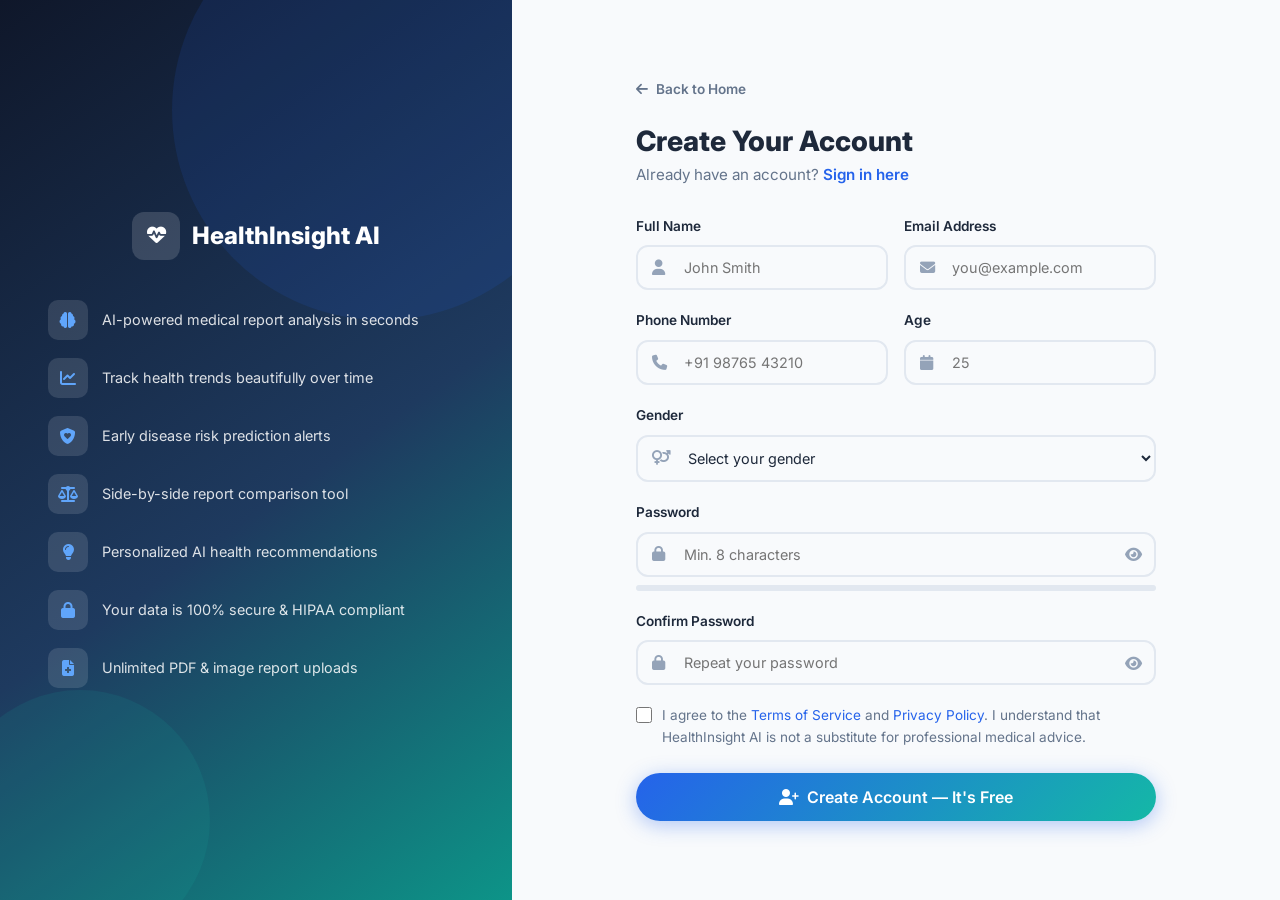
<file: healthinsight-ai/register.html>
<!DOCTYPE html>
<html lang="en">
<head>
  <meta charset="UTF-8">
  <meta name="viewport" content="width=device-width, initial-scale=1.0">
  <title>Create Account — HealthInsight AI</title>
  <meta name="description" content="Create your free HealthInsight AI account and start analyzing your health reports today.">
  <link rel="preconnect" href="https://fonts.googleapis.com">
  <link href="https://fonts.googleapis.com/css2?family=Inter:wght@300;400;500;600;700;800;900&display=swap" rel="stylesheet">
  <link rel="stylesheet" href="https://cdnjs.cloudflare.com/ajax/libs/font-awesome/6.5.0/css/all.min.css">
  <link rel="stylesheet" href="css/style.css">
  <style>
    body { min-height:100vh; display:grid; grid-template-columns:1fr 1.5fr; }
    .auth-left { background:linear-gradient(145deg,#0F172A 0%,#1E3A5F 55%,#0D9488 100%); display:flex; flex-direction:column; align-items:center; justify-content:center; padding:60px 48px; position:relative; overflow:hidden; }
    .auth-left::before { content:''; position:absolute; width:420px; height:420px; border-radius:50%; background:rgba(37,99,235,.12); top:-100px; right:-80px; }
    .auth-left::after  { content:''; position:absolute; width:260px; height:260px; border-radius:50%; background:rgba(20,184,166,.1); bottom:-50px; left:-50px; }
    .auth-brand { display:flex; align-items:center; gap:12px; color:#fff; font-size:1.5rem; font-weight:800; margin-bottom:40px; z-index:1; }
    .auth-brand-icon { width:48px; height:48px; background:rgba(255,255,255,.15); border-radius:12px; display:flex; align-items:center; justify-content:center; font-size:1.2rem; }
    .feature-list { z-index:1; display:flex; flex-direction:column; gap:18px; width:100%; }
    .feature-row { display:flex; align-items:center; gap:14px; }
    .feature-row-icon { width:40px; height:40px; border-radius:10px; background:rgba(255,255,255,.12); display:flex; align-items:center; justify-content:center; color:#60A5FA; font-size:1rem; flex-shrink:0; }
    .feature-row span { font-size:.9rem; color:rgba(255,255,255,.85); }
    .auth-right { display:flex; align-items:center; justify-content:center; padding:48px 40px; background:var(--bg); overflow-y:auto; }
    .auth-box  { width:100%; max-width:520px; }
    .auth-box-header { margin-bottom:28px; }
    .auth-box-header h1 { font-size:1.75rem; margin-bottom:6px; }
    .strength-track { height:6px; background:var(--border); border-radius:3px; margin-top:8px; overflow:hidden; }
    .strength-fill  { height:100%; width:0; border-radius:3px; transition:all .4s ease; }
    @media (max-width:900px) { body { grid-template-columns:1fr; } .auth-left { display:none; } .auth-right { padding:40px 24px; } }
  </style>
</head>
<body>

<!-- Left -->
<div class="auth-left">
  <div class="auth-brand">
    <div class="auth-brand-icon"><i class="fas fa-heart-pulse"></i></div>
    HealthInsight AI
  </div>
  <div class="feature-list">
    <div class="feature-row"><div class="feature-row-icon"><i class="fas fa-brain"></i></div><span>AI-powered medical report analysis in seconds</span></div>
    <div class="feature-row"><div class="feature-row-icon"><i class="fas fa-chart-line"></i></div><span>Track health trends beautifully over time</span></div>
    <div class="feature-row"><div class="feature-row-icon"><i class="fas fa-shield-heart"></i></div><span>Early disease risk prediction alerts</span></div>
    <div class="feature-row"><div class="feature-row-icon"><i class="fas fa-scale-balanced"></i></div><span>Side-by-side report comparison tool</span></div>
    <div class="feature-row"><div class="feature-row-icon"><i class="fas fa-lightbulb"></i></div><span>Personalized AI health recommendations</span></div>
    <div class="feature-row"><div class="feature-row-icon"><i class="fas fa-lock"></i></div><span>Your data is 100% secure &amp; HIPAA compliant</span></div>
    <div class="feature-row"><div class="feature-row-icon"><i class="fas fa-file-medical"></i></div><span>Unlimited PDF &amp; image report uploads</span></div>
  </div>
</div>

<!-- Right -->
<div class="auth-right">
  <div class="auth-box">
    <a href="index.html" style="display:flex;align-items:center;gap:8px;margin-bottom:24px;font-weight:600;color:var(--text-muted);font-size:.85rem">
      <i class="fas fa-arrow-left"></i> Back to Home
    </a>
    <div class="auth-box-header">
      <h1>Create Your Account</h1>
      <p>Already have an account? <a href="login.html" style="color:var(--primary);font-weight:600">Sign in here</a></p>
    </div>

    <form id="registerForm" novalidate>
      <!-- Name & Email -->
      <div class="form-grid">
        <div class="form-group">
          <label class="form-label" for="regName">Full Name</label>
          <div class="input-group">
            <i class="fas fa-user input-icon"></i>
            <input type="text" id="regName" class="form-control" placeholder="John Smith" required>
          </div>
          <span class="form-error"></span>
        </div>
        <div class="form-group">
          <label class="form-label" for="regEmail">Email Address</label>
          <div class="input-group">
            <i class="fas fa-envelope input-icon"></i>
            <input type="email" id="regEmail" class="form-control" placeholder="you@example.com" required>
          </div>
          <span class="form-error"></span>
        </div>
      </div>

      <!-- Phone & Age -->
      <div class="form-grid">
        <div class="form-group">
          <label class="form-label" for="regPhone">Phone Number</label>
          <div class="input-group">
            <i class="fas fa-phone input-icon"></i>
            <input type="tel" id="regPhone" class="form-control" placeholder="+91 98765 43210" required>
          </div>
          <span class="form-error"></span>
        </div>
        <div class="form-group">
          <label class="form-label" for="regAge">Age</label>
          <div class="input-group">
            <i class="fas fa-calendar input-icon"></i>
            <input type="number" id="regAge" class="form-control" placeholder="25" min="1" max="120" required>
          </div>
          <span class="form-error"></span>
        </div>
      </div>

      <!-- Gender -->
      <div class="form-group">
        <label class="form-label" for="regGender">Gender</label>
        <div class="input-group">
          <i class="fas fa-venus-mars input-icon"></i>
          <select id="regGender" class="form-control" required style="padding-left:46px">
            <option value="">Select your gender</option>
            <option value="male">Male</option>
            <option value="female">Female</option>
            <option value="other">Other / Non-binary</option>
            <option value="prefer-not">Prefer not to say</option>
          </select>
        </div>
        <span class="form-error"></span>
      </div>

      <!-- Password -->
      <div class="form-group">
        <label class="form-label" for="regPassword">Password</label>
        <div class="input-group">
          <i class="fas fa-lock input-icon"></i>
          <input type="password" id="regPassword" class="form-control" placeholder="Min. 8 characters" required>
          <button type="button" id="passToggle" class="input-toggle"><i class="fas fa-eye"></i></button>
        </div>
        <div class="strength-track"><div class="strength-fill" id="strengthBar"></div></div>
        <span id="strengthText" style="font-size:.76rem;display:block;margin-top:4px"></span>
        <span class="form-error"></span>
      </div>

      <!-- Confirm Password -->
      <div class="form-group">
        <label class="form-label" for="regPassConfirm">Confirm Password</label>
        <div class="input-group">
          <i class="fas fa-lock input-icon"></i>
          <input type="password" id="regPassConfirm" class="form-control" placeholder="Repeat your password" required>
          <button type="button" id="confToggle" class="input-toggle"><i class="fas fa-eye"></i></button>
        </div>
        <span class="form-error"></span>
      </div>

      <!-- Terms -->
      <div style="display:flex;align-items:flex-start;gap:10px;margin-bottom:24px">
        <input type="checkbox" id="acceptTerms" style="width:16px;height:16px;accent-color:var(--primary);margin-top:2px;flex-shrink:0">
        <label for="acceptTerms" style="font-size:.85rem;color:var(--text-muted)">
          I agree to the <a href="#" style="color:var(--primary)">Terms of Service</a> and
          <a href="#" style="color:var(--primary)">Privacy Policy</a>. I understand that HealthInsight AI is not a substitute for professional medical advice.
        </label>
      </div>

      <button type="submit" class="btn btn-primary w-full" style="justify-content:center;padding:14px;font-size:1rem">
        <i class="fas fa-user-plus"></i> Create Account — It's Free
      </button>
    </form>
  </div>
</div>

<script src="js/main.js"></script>
<script src="js/register.js"></script>
</body>
</html>
</file>
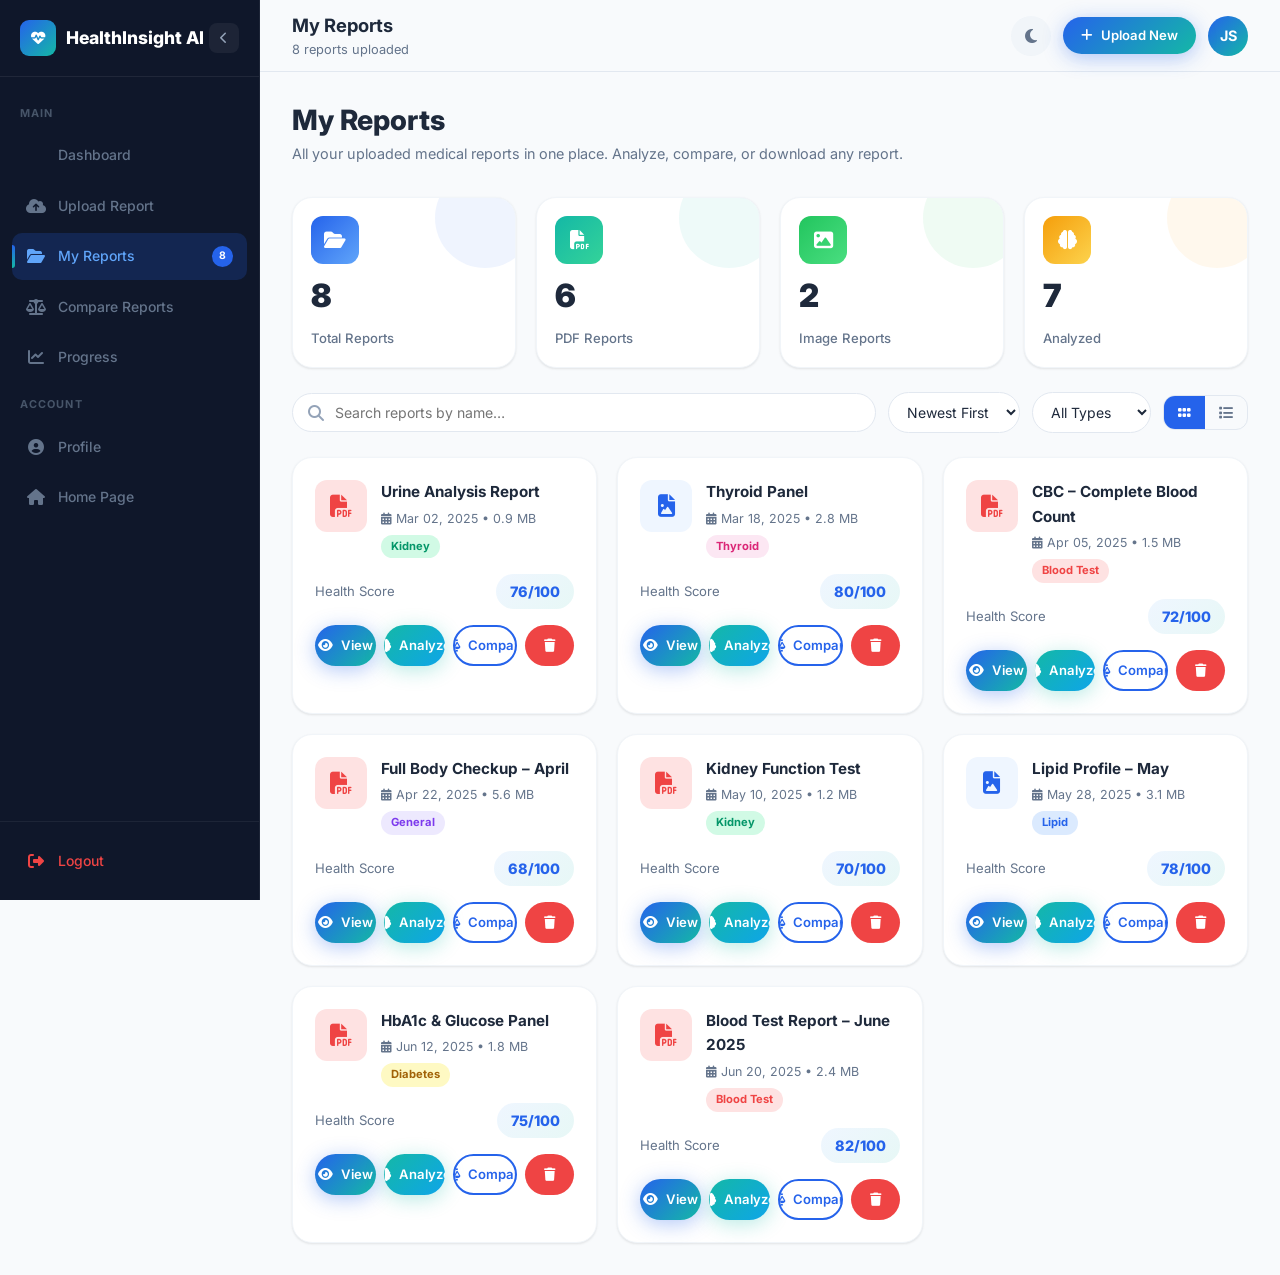
<file: healthinsight-ai/reports.html>
<!DOCTYPE html>
<html lang="en">
<head>
  <meta charset="UTF-8">
  <meta name="viewport" content="width=device-width, initial-scale=1.0">
  <title>My Reports — HealthInsight AI</title>
  <link rel="preconnect" href="https://fonts.googleapis.com">
  <link href="https://fonts.googleapis.com/css2?family=Inter:wght@300;400;500;600;700;800;900&display=swap" rel="stylesheet">
  <link rel="stylesheet" href="https://cdnjs.cloudflare.com/ajax/libs/font-awesome/6.5.0/css/all.min.css">
  <link rel="stylesheet" href="css/style.css">
  <link rel="stylesheet" href="css/dashboard.css">
  <link rel="stylesheet" href="css/reports.css">
</head>
<body>
<div class="dash-layout">

  <!-- Sidebar -->
  <aside class="sidebar" id="sidebar">
    <div class="sidebar-header">
      <div class="sidebar-logo"><div class="sidebar-logo-icon"><i class="fas fa-heart-pulse"></i></div><span class="sidebar-logo-text">HealthInsight AI</span></div>
      <button class="sidebar-toggle" id="sidebarToggle"><i class="fas fa-chevron-left"></i></button>
    </div>
    <nav class="sidebar-nav">
      <span class="nav-section-label">Main</span>
      <a href="dashboard.html" class="nav-item"><i class="fas fa-grid-2"></i><span class="nav-item-text">Dashboard</span></a>
      <a href="upload.html" class="nav-item"><i class="fas fa-cloud-arrow-up"></i><span class="nav-item-text">Upload Report</span></a>
      <a href="reports.html" class="nav-item active"><i class="fas fa-folder-open"></i><span class="nav-item-text">My Reports</span><span class="nav-badge">8</span></a>
      <a href="compare.html" class="nav-item"><i class="fas fa-scale-balanced"></i><span class="nav-item-text">Compare Reports</span></a>
      <a href="progress.html" class="nav-item"><i class="fas fa-chart-line"></i><span class="nav-item-text">Progress</span></a>
      <span class="nav-section-label">Account</span>
      <a href="profile.html" class="nav-item"><i class="fas fa-circle-user"></i><span class="nav-item-text">Profile</span></a>
      <a href="index.html" class="nav-item"><i class="fas fa-house"></i><span class="nav-item-text">Home Page</span></a>
    </nav>
    <div class="sidebar-footer">
      <a href="login.html" class="nav-item" style="color:#EF4444"><i class="fas fa-right-from-bracket"></i><span class="nav-item-text">Logout</span></a>
    </div>
  </aside>
  <div class="sidebar-overlay" id="sidebarOverlay"></div>

  <!-- Main -->
  <main class="dash-main">
    <div class="dash-topbar">
      <div class="topbar-left">
        <button class="mobile-menu-btn" id="mobileMenuBtn"><i class="fas fa-bars"></i></button>
        <div><div class="topbar-title">My Reports</div><div class="topbar-subtitle"><span id="reportCount">8</span> reports uploaded</div></div>
      </div>
      <div class="topbar-right">
        <button class="theme-toggle" data-theme-toggle><i class="fas fa-moon"></i></button>
        <a href="upload.html" class="btn btn-primary btn-sm"><i class="fas fa-plus"></i> Upload New</a>
        <div class="user-avatar" onclick="window.location.href='profile.html'">JS</div>
      </div>
    </div>

    <div class="dash-content">
      <div class="dash-page-header">
        <h1>My Reports</h1>
        <p>All your uploaded medical reports in one place. Analyze, compare, or download any report.</p>
      </div>

      <!-- Summary stats -->
      <div class="stats-grid" style="margin-bottom:24px">
        <div class="stat-card blue" style="padding:18px">
          <div class="stat-card-top">
            <div class="stat-card-icon"><i class="fas fa-folder-open"></i></div>
          </div>
          <div class="stat-card-value">8</div>
          <div class="stat-card-label">Total Reports</div>
        </div>
        <div class="stat-card teal" style="padding:18px">
          <div class="stat-card-top">
            <div class="stat-card-icon"><i class="fas fa-file-pdf"></i></div>
          </div>
          <div class="stat-card-value">6</div>
          <div class="stat-card-label">PDF Reports</div>
        </div>
        <div class="stat-card green" style="padding:18px">
          <div class="stat-card-top">
            <div class="stat-card-icon"><i class="fas fa-image"></i></div>
          </div>
          <div class="stat-card-value">2</div>
          <div class="stat-card-label">Image Reports</div>
        </div>
        <div class="stat-card orange" style="padding:18px">
          <div class="stat-card-top">
            <div class="stat-card-icon"><i class="fas fa-brain"></i></div>
          </div>
          <div class="stat-card-value">7</div>
          <div class="stat-card-label">Analyzed</div>
        </div>
      </div>

      <!-- Toolbar -->
      <div class="reports-toolbar">
        <div class="reports-search">
          <i class="fas fa-magnifying-glass"></i>
          <input type="text" id="searchReports" placeholder="Search reports by name…">
        </div>
        <select id="filterDate" class="filter-select">
          <option value="newest">Newest First</option>
          <option value="oldest">Oldest First</option>
        </select>
        <select id="filterType" class="filter-select">
          <option value="all">All Types</option>
          <option value="blood">Blood Test</option>
          <option value="diabetes">Diabetes</option>
          <option value="cholesterol">Lipid</option>
          <option value="kidney">Kidney</option>
          <option value="general">General</option>
          <option value="thyroid">Thyroid</option>
        </select>
        <div class="view-toggle">
          <button class="view-toggle-btn active" data-view="grid" title="Grid View">
            <i class="fas fa-grip"></i>
          </button>
          <button class="view-toggle-btn" data-view="list" title="List View">
            <i class="fas fa-list"></i>
          </button>
        </div>
      </div>

      <!-- Reports grid/list -->
      <div class="reports-grid" id="reportsContainer"></div>
      <div class="no-results" id="noResults">
        <i class="fas fa-folder-open"></i>
        <h3>No reports found</h3>
        <p>Try adjusting your search or filter criteria.</p>
      </div>

    </div>
  </main>
</div>

<script src="js/main.js"></script>
<script src="js/reports.js"></script>
</body>
</html>
</file>
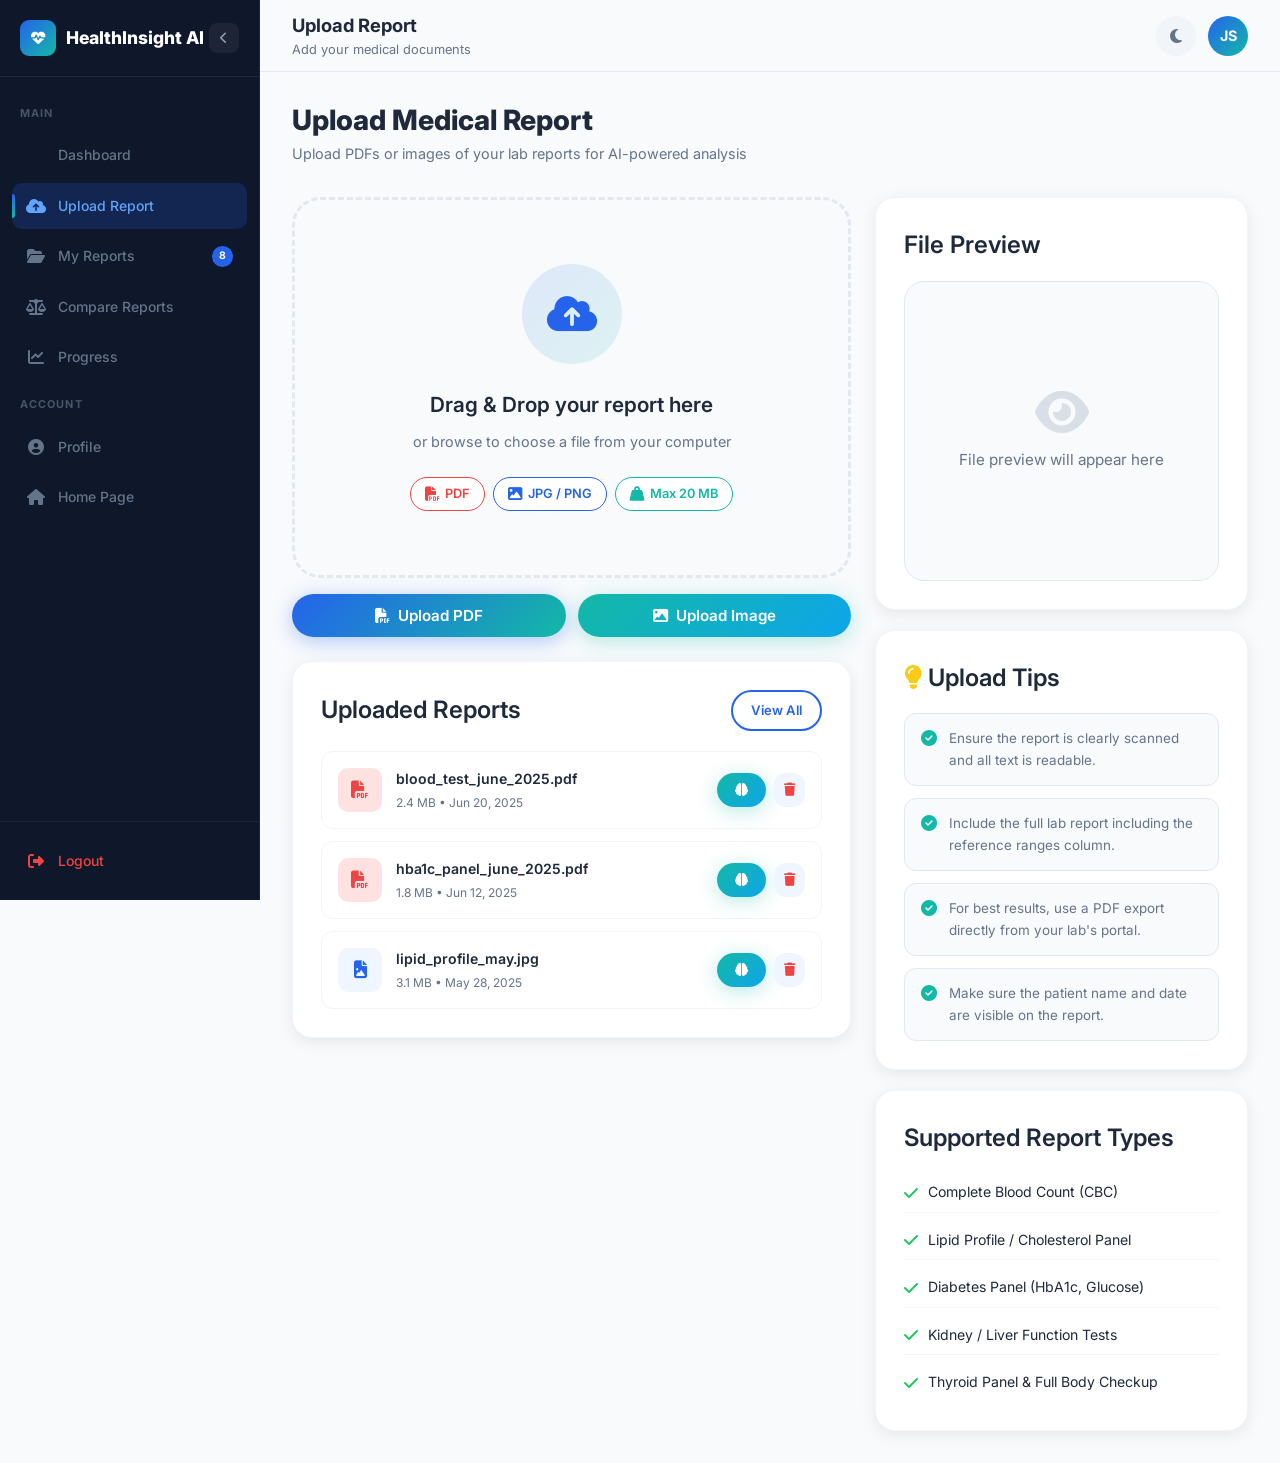
<file: healthinsight-ai/upload.html>
<!DOCTYPE html>
<html lang="en">
<head>
  <meta charset="UTF-8">
  <meta name="viewport" content="width=device-width, initial-scale=1.0">
  <title>Upload Report — HealthInsight AI</title>
  <link rel="preconnect" href="https://fonts.googleapis.com">
  <link href="https://fonts.googleapis.com/css2?family=Inter:wght@300;400;500;600;700;800;900&display=swap" rel="stylesheet">
  <link rel="stylesheet" href="https://cdnjs.cloudflare.com/ajax/libs/font-awesome/6.5.0/css/all.min.css">
  <link rel="stylesheet" href="css/style.css">
  <link rel="stylesheet" href="css/dashboard.css">
  <link rel="stylesheet" href="css/upload.css">
</head>
<body>
<div class="dash-layout">

  <!-- Sidebar -->
  <aside class="sidebar" id="sidebar">
    <div class="sidebar-header">
      <div class="sidebar-logo">
        <div class="sidebar-logo-icon"><i class="fas fa-heart-pulse"></i></div>
        <span class="sidebar-logo-text">HealthInsight AI</span>
      </div>
      <button class="sidebar-toggle" id="sidebarToggle"><i class="fas fa-chevron-left"></i></button>
    </div>
    <nav class="sidebar-nav">
      <span class="nav-section-label">Main</span>
      <a href="dashboard.html" class="nav-item"><i class="fas fa-grid-2"></i><span class="nav-item-text">Dashboard</span></a>
      <a href="upload.html" class="nav-item active"><i class="fas fa-cloud-arrow-up"></i><span class="nav-item-text">Upload Report</span></a>
      <a href="reports.html" class="nav-item"><i class="fas fa-folder-open"></i><span class="nav-item-text">My Reports</span><span class="nav-badge">8</span></a>
      <a href="compare.html" class="nav-item"><i class="fas fa-scale-balanced"></i><span class="nav-item-text">Compare Reports</span></a>
      <a href="progress.html" class="nav-item"><i class="fas fa-chart-line"></i><span class="nav-item-text">Progress</span></a>
      <span class="nav-section-label">Account</span>
      <a href="profile.html" class="nav-item"><i class="fas fa-circle-user"></i><span class="nav-item-text">Profile</span></a>
      <a href="index.html" class="nav-item"><i class="fas fa-house"></i><span class="nav-item-text">Home Page</span></a>
    </nav>
    <div class="sidebar-footer">
      <a href="login.html" class="nav-item" style="color:#EF4444"><i class="fas fa-right-from-bracket"></i><span class="nav-item-text">Logout</span></a>
    </div>
  </aside>
  <div class="sidebar-overlay" id="sidebarOverlay"></div>

  <!-- Main -->
  <main class="dash-main">
    <div class="dash-topbar">
      <div class="topbar-left">
        <button class="mobile-menu-btn" id="mobileMenuBtn"><i class="fas fa-bars"></i></button>
        <div><div class="topbar-title">Upload Report</div><div class="topbar-subtitle">Add your medical documents</div></div>
      </div>
      <div class="topbar-right">
        <button class="theme-toggle" data-theme-toggle><i class="fas fa-moon"></i></button>
        <div class="user-avatar" onclick="window.location.href='profile.html'">JS</div>
      </div>
    </div>

    <div class="dash-content">
      <div class="dash-page-header">
        <h1>Upload Medical Report</h1>
        <p>Upload PDFs or images of your lab reports for AI-powered analysis</p>
      </div>

      <div style="display:grid;grid-template-columns:1.5fr 1fr;gap:24px;align-items:start">
        <!-- Left: Drop zone + progress + list -->
        <div>
          <!-- Drop zone -->
          <div class="upload-zone" id="dropZone">
            <input type="file" id="fileInput" accept=".pdf,image/*" style="position:absolute;inset:0;opacity:0;cursor:pointer">
            <div class="upload-icon-wrap">
              <i class="fas fa-cloud-arrow-up"></i>
            </div>
            <h3>Drag & Drop your report here</h3>
            <p>or browse to choose a file from your computer</p>
            <div class="upload-types">
              <span class="upload-type-badge pdf"><i class="fas fa-file-pdf"></i> PDF</span>
              <span class="upload-type-badge img"><i class="fas fa-image"></i> JPG / PNG</span>
              <span class="upload-type-badge max"><i class="fas fa-weight-hanging"></i> Max 20 MB</span>
            </div>
          </div>

          <!-- Upload buttons -->
          <div style="display:flex;gap:12px;margin-top:16px">
            <button id="uploadPdfBtn" class="btn btn-primary" style="flex:1;justify-content:center">
              <i class="fas fa-file-pdf"></i> Upload PDF
            </button>
            <button id="uploadImgBtn" class="btn btn-secondary" style="flex:1;justify-content:center">
              <i class="fas fa-image"></i> Upload Image
            </button>
          </div>

          <!-- Progress -->
          <div class="upload-progress-card" id="uploadProgress">
            <div class="upload-file-icon"><i class="fas fa-file-medical"></i></div>
            <div class="upload-file-info">
              <div class="upload-file-name" id="uploadFileName">report.pdf</div>
              <div class="upload-file-meta" id="uploadFileSize">2.4 MB</div>
              <div class="progress-bar-wrap">
                <div class="progress-bar-fill" id="progressFill" style="width:0%"></div>
              </div>
            </div>
            <div class="upload-pct" id="progressPct">0%</div>
          </div>

          <!-- Uploaded list -->
          <div class="card" style="margin-top:24px">
            <div style="display:flex;align-items:center;justify-content:space-between;margin-bottom:16px">
              <h3>Uploaded Reports</h3>
              <a href="reports.html" class="btn btn-outline btn-sm">View All</a>
            </div>
            <div id="uploadedList" class="uploaded-list"></div>
          </div>
        </div>

        <!-- Right: Preview + Tips -->
        <div style="display:flex;flex-direction:column;gap:20px">
          <!-- Preview -->
          <div class="card">
            <h3 style="margin-bottom:16px">File Preview</h3>
            <div class="preview-area" id="previewArea">
              <div class="preview-placeholder">
                <i class="fas fa-eye"></i>
                <p>File preview will appear here</p>
              </div>
            </div>
          </div>

          <!-- Tips -->
          <div class="card">
            <h3 style="margin-bottom:16px"><i class="fas fa-lightbulb" style="color:var(--warning)"></i> Upload Tips</h3>
            <div class="upload-tips">
              <div class="upload-tip">
                <i class="fas fa-check-circle"></i>
                <p>Ensure the report is clearly scanned and all text is readable.</p>
              </div>
              <div class="upload-tip">
                <i class="fas fa-check-circle"></i>
                <p>Include the full lab report including the reference ranges column.</p>
              </div>
              <div class="upload-tip">
                <i class="fas fa-check-circle"></i>
                <p>For best results, use a PDF export directly from your lab's portal.</p>
              </div>
              <div class="upload-tip">
                <i class="fas fa-check-circle"></i>
                <p>Make sure the patient name and date are visible on the report.</p>
              </div>
            </div>
          </div>

          <!-- Supported types -->
          <div class="card">
            <h3 style="margin-bottom:16px">Supported Report Types</h3>
            <div style="display:flex;flex-direction:column;gap:8px">
              <div style="display:flex;align-items:center;gap:10px;padding:8px 0;border-bottom:1px solid var(--border-light)">
                <i class="fas fa-check" style="color:var(--success)"></i>
                <span style="font-size:.88rem">Complete Blood Count (CBC)</span>
              </div>
              <div style="display:flex;align-items:center;gap:10px;padding:8px 0;border-bottom:1px solid var(--border-light)">
                <i class="fas fa-check" style="color:var(--success)"></i>
                <span style="font-size:.88rem">Lipid Profile / Cholesterol Panel</span>
              </div>
              <div style="display:flex;align-items:center;gap:10px;padding:8px 0;border-bottom:1px solid var(--border-light)">
                <i class="fas fa-check" style="color:var(--success)"></i>
                <span style="font-size:.88rem">Diabetes Panel (HbA1c, Glucose)</span>
              </div>
              <div style="display:flex;align-items:center;gap:10px;padding:8px 0;border-bottom:1px solid var(--border-light)">
                <i class="fas fa-check" style="color:var(--success)"></i>
                <span style="font-size:.88rem">Kidney / Liver Function Tests</span>
              </div>
              <div style="display:flex;align-items:center;gap:10px;padding:8px 0">
                <i class="fas fa-check" style="color:var(--success)"></i>
                <span style="font-size:.88rem">Thyroid Panel & Full Body Checkup</span>
              </div>
            </div>
          </div>
        </div>
      </div>
    </div>
  </main>
</div>

<script src="js/main.js"></script>
<script src="js/upload.js"></script>
</body>
</html>
</file>
<file: healthinsight-ai/css/style.css>
/* ============================================================
   HealthInsight AI — Global Stylesheet
   ============================================================ */

@import url('https://fonts.googleapis.com/css2?family=Inter:wght@300;400;500;600;700;800;900&family=Poppins:wght@300;400;500;600;700;800;900&display=swap');

/* ── CSS Variables ─────────────────────────────────────────── */
:root {
  --primary:       #2563EB;
  --primary-dark:  #1D4ED8;
  --primary-light: #EFF6FF;
  --secondary:     #14B8A6;
  --secondary-dark:#0D9488;
  --bg:            #F8FAFC;
  --card:          #FFFFFF;
  --success:       #22C55E;
  --warning:       #FACC15;
  --danger:        #EF4444;
  --text:          #1E293B;
  --text-muted:    #64748B;
  --text-light:    #94A3B8;
  --border:        #E2E8F0;
  --border-light:  #F1F5F9;
  --shadow-sm:     0 1px 3px rgba(0,0,0,.06), 0 1px 2px rgba(0,0,0,.04);
  --shadow:        0 4px 16px rgba(0,0,0,.08);
  --shadow-lg:     0 10px 40px rgba(0,0,0,.12);
  --shadow-xl:     0 20px 60px rgba(0,0,0,.15);
  --radius-sm:     8px;
  --radius:        12px;
  --radius-lg:     20px;
  --radius-xl:     28px;
  --radius-full:   999px;
  --transition:    .25s cubic-bezier(.4,0,.2,1);
  --font:          'Inter', 'Poppins', sans-serif;
}

/* Dark mode */
[data-theme="dark"] {
  --bg:           #0F172A;
  --card:         #1E293B;
  --text:         #F1F5F9;
  --text-muted:   #94A3B8;
  --text-light:   #64748B;
  --border:       #334155;
  --border-light: #1E293B;
  --primary-light:#1E3A8A22;
  --shadow-sm:    0 1px 3px rgba(0,0,0,.3);
  --shadow:       0 4px 16px rgba(0,0,0,.4);
  --shadow-lg:    0 10px 40px rgba(0,0,0,.5);
}

/* ── Reset ─────────────────────────────────────────────────── */
*, *::before, *::after { box-sizing: border-box; margin: 0; padding: 0; }
html { scroll-behavior: smooth; font-size: 16px; }
body {
  font-family: var(--font);
  background: var(--bg);
  color: var(--text);
  line-height: 1.6;
  transition: background var(--transition), color var(--transition);
  overflow-x: hidden;
}
a { color: inherit; text-decoration: none; }
img { max-width: 100%; display: block; }
ul { list-style: none; }
button { cursor: pointer; border: none; outline: none; font-family: var(--font); }
input, textarea, select { font-family: var(--font); outline: none; }

/* ── Typography ────────────────────────────────────────────── */
h1 { font-size: clamp(2rem, 5vw, 3.5rem); font-weight: 800; line-height: 1.15; }
h2 { font-size: clamp(1.6rem, 3vw, 2.5rem); font-weight: 700; line-height: 1.2; }
h3 { font-size: clamp(1.2rem, 2vw, 1.5rem); font-weight: 600; }
h4 { font-size: 1.125rem; font-weight: 600; }
p  { font-size: .95rem; color: var(--text-muted); }

/* ── Utilities ─────────────────────────────────────────────── */
.container { max-width: 1200px; margin: 0 auto; padding: 0 24px; }
.flex      { display: flex; }
.flex-col  { flex-direction: column; }
.items-center { align-items: center; }
.justify-between { justify-content: space-between; }
.gap-1  { gap: 8px; }
.gap-2  { gap: 16px; }
.gap-3  { gap: 24px; }
.gap-4  { gap: 32px; }
.text-center { text-align: center; }
.text-sm  { font-size: .85rem; }
.text-xs  { font-size: .75rem; }
.font-bold { font-weight: 700; }
.font-semibold { font-weight: 600; }
.w-full { width: 100%; }
.mt-1 { margin-top: 8px; }
.mt-2 { margin-top: 16px; }
.mt-3 { margin-top: 24px; }
.mb-1 { margin-bottom: 8px; }
.mb-2 { margin-bottom: 16px; }
.mb-3 { margin-bottom: 24px; }
.section { padding: 100px 0; }
.section-sm { padding: 60px 0; }
.hidden { display: none !important; }

/* ── Gradient Text ─────────────────────────────────────────── */
.gradient-text {
  background: linear-gradient(135deg, var(--primary), var(--secondary));
  -webkit-background-clip: text;
  -webkit-text-fill-color: transparent;
  background-clip: text;
}

/* ── Buttons ───────────────────────────────────────────────── */
.btn {
  display: inline-flex;
  align-items: center;
  gap: 8px;
  padding: 12px 28px;
  border-radius: var(--radius-full);
  font-size: .95rem;
  font-weight: 600;
  transition: all var(--transition);
  position: relative;
  overflow: hidden;
}
.btn::after {
  content: '';
  position: absolute;
  inset: 0;
  background: rgba(255,255,255,0);
  transition: background var(--transition);
}
.btn:hover::after { background: rgba(255,255,255,.12); }
.btn-primary {
  background: linear-gradient(135deg, var(--primary), var(--secondary));
  color: #fff;
  box-shadow: 0 4px 20px rgba(37,99,235,.35);
}
.btn-primary:hover {
  transform: translateY(-2px);
  box-shadow: 0 8px 28px rgba(37,99,235,.45);
}
.btn-outline {
  background: transparent;
  color: var(--primary);
  border: 2px solid var(--primary);
}
.btn-outline:hover {
  background: var(--primary);
  color: #fff;
  transform: translateY(-2px);
}
.btn-secondary {
  background: linear-gradient(135deg, var(--secondary), #0EA5E9);
  color: #fff;
  box-shadow: 0 4px 20px rgba(20,184,166,.3);
}
.btn-secondary:hover {
  transform: translateY(-2px);
  box-shadow: 0 8px 28px rgba(20,184,166,.4);
}
.btn-danger {
  background: var(--danger);
  color: #fff;
}
.btn-sm {
  padding: 8px 18px;
  font-size: .82rem;
}
.btn-icon {
  padding: 10px;
  border-radius: var(--radius);
  background: var(--primary-light);
  color: var(--primary);
}
.btn-icon:hover {
  background: var(--primary);
  color: #fff;
}

/* ── Cards ─────────────────────────────────────────────────── */
.card {
  background: var(--card);
  border-radius: var(--radius-lg);
  box-shadow: var(--shadow);
  padding: 28px;
  border: 1px solid var(--border-light);
  transition: box-shadow var(--transition), transform var(--transition);
}
.card:hover { box-shadow: var(--shadow-lg); }
.glass-card {
  background: rgba(255,255,255,.7);
  backdrop-filter: blur(20px);
  -webkit-backdrop-filter: blur(20px);
  border: 1px solid rgba(255,255,255,.5);
  border-radius: var(--radius-lg);
  box-shadow: var(--shadow-lg);
}
[data-theme="dark"] .glass-card {
  background: rgba(30,41,59,.7);
  border-color: rgba(255,255,255,.1);
}

/* ── Section Header ────────────────────────────────────────── */
.section-header {
  text-align: center;
  margin-bottom: 60px;
}
.section-label {
  display: inline-block;
  background: var(--primary-light);
  color: var(--primary);
  font-size: .8rem;
  font-weight: 700;
  letter-spacing: .1em;
  text-transform: uppercase;
  padding: 6px 16px;
  border-radius: var(--radius-full);
  margin-bottom: 16px;
}
.section-header h2 { margin-bottom: 16px; }
.section-header p  { max-width: 600px; margin: 0 auto; font-size: 1.05rem; }

/* ── Badge ─────────────────────────────────────────────────── */
.badge {
  display: inline-flex;
  align-items: center;
  gap: 4px;
  padding: 4px 12px;
  border-radius: var(--radius-full);
  font-size: .75rem;
  font-weight: 600;
}
.badge-success { background: #DCFCE7; color: #15803D; }
.badge-warning { background: #FEF9C3; color: #A16207; }
.badge-danger  { background: #FEE2E2; color: #B91C1C; }
.badge-info    { background: #DBEAFE; color: #1D4ED8; }
.badge-neutral { background: var(--border-light); color: var(--text-muted); }

/* ── Toast ─────────────────────────────────────────────────── */
.toast-container {
  position: fixed;
  top: 90px;
  right: 24px;
  z-index: 9999;
  display: flex;
  flex-direction: column;
  gap: 10px;
}
.toast {
  display: flex;
  align-items: center;
  gap: 12px;
  padding: 14px 20px;
  border-radius: var(--radius);
  background: var(--card);
  box-shadow: var(--shadow-lg);
  border-left: 4px solid var(--primary);
  min-width: 300px;
  animation: slideInRight .35s ease;
  font-size: .9rem;
  font-weight: 500;
}
.toast.success { border-color: var(--success); }
.toast.warning { border-color: var(--warning); }
.toast.error   { border-color: var(--danger); }
.toast.fade-out { animation: slideOutRight .35s ease forwards; }
.toast i { font-size: 1.1rem; }
.toast.success i { color: var(--success); }
.toast.warning i { color: var(--warning); }
.toast.error   i { color: var(--danger); }

/* ── Modal ─────────────────────────────────────────────────── */
.modal-overlay {
  position: fixed;
  inset: 0;
  background: rgba(0,0,0,.5);
  backdrop-filter: blur(4px);
  z-index: 8000;
  display: flex;
  align-items: center;
  justify-content: center;
  animation: fadeIn .2s ease;
}
.modal {
  background: var(--card);
  border-radius: var(--radius-xl);
  padding: 40px;
  width: 90%;
  max-width: 500px;
  position: relative;
  animation: scaleIn .3s cubic-bezier(.34,1.56,.64,1);
}
.modal-close {
  position: absolute;
  top: 16px; right: 20px;
  background: none;
  font-size: 1.5rem;
  color: var(--text-muted);
}
.modal-close:hover { color: var(--danger); }

/* ── Navbar ────────────────────────────────────────────────── */
.navbar {
  position: sticky;
  top: 0;
  z-index: 1000;
  background: rgba(248,250,252,.92);
  backdrop-filter: blur(20px);
  -webkit-backdrop-filter: blur(20px);
  border-bottom: 1px solid var(--border);
  transition: background var(--transition), box-shadow var(--transition);
}
.navbar.scrolled { box-shadow: var(--shadow); }
[data-theme="dark"] .navbar {
  background: rgba(15,23,42,.92);
}
.nav-inner {
  display: flex;
  align-items: center;
  justify-content: space-between;
  height: 72px;
}
.nav-logo {
  display: flex;
  align-items: center;
  gap: 10px;
  font-size: 1.25rem;
  font-weight: 800;
}
.nav-logo-icon {
  width: 40px; height: 40px;
  background: linear-gradient(135deg, var(--primary), var(--secondary));
  border-radius: 10px;
  display: flex;
  align-items: center;
  justify-content: center;
  color: #fff;
  font-size: 1rem;
}
.nav-links {
  display: flex;
  align-items: center;
  gap: 36px;
}
.nav-links a {
  font-size: .9rem;
  font-weight: 500;
  color: var(--text-muted);
  position: relative;
  transition: color var(--transition);
}
.nav-links a::after {
  content: '';
  position: absolute;
  bottom: -4px; left: 0;
  width: 0; height: 2px;
  background: linear-gradient(90deg, var(--primary), var(--secondary));
  border-radius: 2px;
  transition: width var(--transition);
}
.nav-links a:hover { color: var(--primary); }
.nav-links a:hover::after { width: 100%; }
.nav-links a.active { color: var(--primary); }
.nav-links a.active::after { width: 100%; }
.nav-actions { display: flex; align-items: center; gap: 12px; }
.theme-toggle {
  width: 40px; height: 40px;
  border-radius: 50%;
  background: var(--border-light);
  display: flex;
  align-items: center;
  justify-content: center;
  color: var(--text-muted);
  font-size: 1rem;
  transition: all var(--transition);
}
.theme-toggle:hover { background: var(--primary); color: #fff; }
.hamburger {
  display: none;
  flex-direction: column;
  gap: 5px;
  width: 40px; height: 40px;
  align-items: center;
  justify-content: center;
  background: none;
  border-radius: var(--radius-sm);
}
.hamburger span {
  display: block;
  width: 22px; height: 2px;
  background: var(--text);
  border-radius: 2px;
  transition: all var(--transition);
}
.hamburger.active span:nth-child(1) { transform: translateY(7px) rotate(45deg); }
.hamburger.active span:nth-child(2) { opacity: 0; }
.hamburger.active span:nth-child(3) { transform: translateY(-7px) rotate(-45deg); }
.mobile-menu {
  display: none;
  background: var(--card);
  border-top: 1px solid var(--border);
  padding: 16px 24px 24px;
  flex-direction: column;
  gap: 4px;
}
.mobile-menu.open { display: flex; }
.mobile-menu a {
  padding: 12px 16px;
  border-radius: var(--radius);
  font-size: .9rem;
  font-weight: 500;
  color: var(--text-muted);
  transition: all var(--transition);
}
.mobile-menu a:hover { background: var(--primary-light); color: var(--primary); }

/* ── Hero ──────────────────────────────────────────────────── */
.hero {
  min-height: calc(100vh - 72px);
  display: flex;
  align-items: center;
  padding: 80px 0 60px;
  position: relative;
  overflow: hidden;
}
.hero-bg {
  position: absolute;
  inset: 0;
  background:
    radial-gradient(ellipse 80% 60% at 70% 50%, rgba(37,99,235,.08) 0%, transparent 70%),
    radial-gradient(ellipse 50% 40% at 20% 80%, rgba(20,184,166,.07) 0%, transparent 60%);
  pointer-events: none;
}
.hero-grid {
  display: grid;
  grid-template-columns: 1fr 1fr;
  align-items: center;
  gap: 60px;
}
.hero-label {
  display: inline-flex;
  align-items: center;
  gap: 8px;
  background: linear-gradient(135deg, rgba(37,99,235,.1), rgba(20,184,166,.1));
  border: 1px solid rgba(37,99,235,.2);
  color: var(--primary);
  font-size: .82rem;
  font-weight: 600;
  padding: 6px 14px;
  border-radius: var(--radius-full);
  margin-bottom: 24px;
}
.hero-label span {
  width: 6px; height: 6px;
  background: var(--secondary);
  border-radius: 50%;
  animation: pulse 2s infinite;
}
.hero-title { margin-bottom: 24px; }
.hero-desc {
  font-size: 1.1rem;
  color: var(--text-muted);
  margin-bottom: 40px;
  max-width: 460px;
}
.hero-actions { display: flex; gap: 16px; flex-wrap: wrap; margin-bottom: 48px; }
.hero-stats { display: flex; gap: 32px; }
.hero-stat-value {
  font-size: 1.8rem;
  font-weight: 800;
  color: var(--text);
  display: block;
}
.hero-stat-label { font-size: .8rem; color: var(--text-muted); }

/* Hero illustration */
.hero-visual {
  position: relative;
  display: flex;
  align-items: center;
  justify-content: center;
}
.hero-illustration {
  width: 100%;
  max-width: 540px;
  aspect-ratio: 1;
  position: relative;
}
.hero-circle {
  position: absolute;
  border-radius: 50%;
  animation: float 6s ease-in-out infinite;
}
.hero-circle-1 {
  inset: 0;
  background: linear-gradient(135deg, rgba(37,99,235,.12), rgba(20,184,166,.12));
  border: 2px solid rgba(37,99,235,.15);
}
.hero-circle-2 {
  inset: 15%;
  background: linear-gradient(135deg, rgba(37,99,235,.1), rgba(20,184,166,.08));
  border: 2px solid rgba(20,184,166,.2);
  animation-delay: -2s;
}
.hero-circle-3 {
  inset: 28%;
  background: linear-gradient(135deg, var(--primary), var(--secondary));
  display: flex;
  align-items: center;
  justify-content: center;
  animation-delay: -4s;
}
.hero-icon-center { font-size: 4rem; color: #fff; }
.hero-float-card {
  position: absolute;
  background: var(--card);
  border-radius: var(--radius);
  padding: 14px 18px;
  box-shadow: var(--shadow-lg);
  display: flex;
  align-items: center;
  gap: 12px;
  animation: float 4s ease-in-out infinite;
}
.hero-float-card:nth-child(1) { top: 10%; left: -5%; animation-delay: -1s; }
.hero-float-card:nth-child(2) { bottom: 15%; right: -5%; animation-delay: -3s; }
.hero-float-card:nth-child(3) { top: 60%; left: -8%; animation-delay: -2s; }
.hfc-icon {
  width: 38px; height: 38px;
  border-radius: 10px;
  display: flex; align-items: center; justify-content: center;
  font-size: .9rem;
  color: #fff;
  flex-shrink: 0;
}
.hfc-icon.blue   { background: linear-gradient(135deg, var(--primary), #60A5FA); }
.hfc-icon.teal   { background: linear-gradient(135deg, var(--secondary), #34D399); }
.hfc-icon.orange { background: linear-gradient(135deg, #F59E0B, #FBBF24); }
.hfc-label { font-size: .72rem; color: var(--text-muted); }
.hfc-value { font-size: .95rem; font-weight: 700; color: var(--text); }

/* ── Features ──────────────────────────────────────────────── */
.features-grid {
  display: grid;
  grid-template-columns: repeat(auto-fit, minmax(280px, 1fr));
  gap: 28px;
}
.feature-card {
  background: var(--card);
  border-radius: var(--radius-lg);
  padding: 32px;
  border: 1px solid var(--border-light);
  transition: all var(--transition);
  position: relative;
  overflow: hidden;
}
.feature-card::before {
  content: '';
  position: absolute;
  top: 0; left: 0; right: 0;
  height: 3px;
  background: linear-gradient(90deg, var(--primary), var(--secondary));
  transform: scaleX(0);
  transition: transform var(--transition);
}
.feature-card:hover { transform: translateY(-6px); box-shadow: var(--shadow-lg); }
.feature-card:hover::before { transform: scaleX(1); }
.feature-icon {
  width: 60px; height: 60px;
  border-radius: var(--radius);
  background: linear-gradient(135deg, var(--primary-light), rgba(20,184,166,.1));
  display: flex; align-items: center; justify-content: center;
  font-size: 1.6rem;
  margin-bottom: 20px;
  transition: all var(--transition);
}
.feature-card:hover .feature-icon {
  background: linear-gradient(135deg, var(--primary), var(--secondary));
  color: #fff;
}
.feature-card h3 { margin-bottom: 10px; }
.feature-card p  { font-size: .9rem; }

/* ── How It Works ──────────────────────────────────────────── */
.how-it-works { background: linear-gradient(180deg, var(--bg) 0%, rgba(37,99,235,.03) 100%); }
.steps-grid {
  display: grid;
  grid-template-columns: repeat(auto-fit, minmax(220px, 1fr));
  gap: 32px;
  position: relative;
}
.steps-grid::before {
  content: '';
  position: absolute;
  top: 40px;
  left: 10%;
  right: 10%;
  height: 2px;
  background: linear-gradient(90deg, var(--primary), var(--secondary));
  opacity: .2;
}
.step-card { text-align: center; position: relative; }
.step-num {
  width: 72px; height: 72px;
  border-radius: 50%;
  background: linear-gradient(135deg, var(--primary), var(--secondary));
  color: #fff;
  font-size: 1.4rem;
  font-weight: 800;
  display: flex; align-items: center; justify-content: center;
  margin: 0 auto 20px;
  box-shadow: 0 6px 24px rgba(37,99,235,.35);
  position: relative;
  z-index: 1;
}
.step-card h3 { margin-bottom: 10px; }
.step-card p  { font-size: .88rem; }

/* ── Benefits ──────────────────────────────────────────────── */
.benefits-grid {
  display: grid;
  grid-template-columns: 1fr 1fr;
  align-items: center;
  gap: 80px;
}
.benefit-list { display: flex; flex-direction: column; gap: 20px; }
.benefit-item {
  display: flex;
  align-items: flex-start;
  gap: 16px;
  padding: 20px;
  border-radius: var(--radius);
  border: 1px solid var(--border);
  background: var(--card);
  transition: all var(--transition);
}
.benefit-item:hover {
  border-color: var(--primary);
  box-shadow: 0 0 0 3px rgba(37,99,235,.08);
  transform: translateX(4px);
}
.benefit-icon-wrap {
  width: 48px; height: 48px;
  border-radius: var(--radius-sm);
  background: linear-gradient(135deg, var(--primary), var(--secondary));
  color: #fff;
  display: flex; align-items: center; justify-content: center;
  font-size: 1.1rem;
  flex-shrink: 0;
}
.benefit-item h4 { margin-bottom: 4px; }
.benefit-item p  { font-size: .86rem; }
.benefits-visual {
  position: relative;
  display: flex; align-items: center; justify-content: center;
}
.health-score-visual {
  width: 280px; height: 280px;
  border-radius: 50%;
  border: 12px solid var(--border);
  display: flex; flex-direction: column;
  align-items: center; justify-content: center;
  position: relative;
  background: var(--card);
  box-shadow: var(--shadow-xl);
}
.health-score-visual::before {
  content: '';
  position: absolute;
  inset: -12px;
  border-radius: 50%;
  border: 12px solid transparent;
  border-top-color: var(--primary);
  border-right-color: var(--secondary);
  animation: spin 6s linear infinite;
}
.score-num {
  font-size: 3rem;
  font-weight: 900;
  background: linear-gradient(135deg, var(--primary), var(--secondary));
  -webkit-background-clip: text;
  -webkit-text-fill-color: transparent;
  background-clip: text;
}
.score-label { font-size: .8rem; color: var(--text-muted); font-weight: 600; }

/* ── Testimonials ──────────────────────────────────────────── */
.testimonials-grid {
  display: grid;
  grid-template-columns: repeat(auto-fit, minmax(300px, 1fr));
  gap: 28px;
}
.testimonial-card {
  background: var(--card);
  border-radius: var(--radius-lg);
  padding: 32px;
  border: 1px solid var(--border-light);
  box-shadow: var(--shadow-sm);
  transition: all var(--transition);
  position: relative;
}
.testimonial-card:hover { box-shadow: var(--shadow-lg); transform: translateY(-4px); }
.testimonial-card::before {
  content: '\201C';
  position: absolute;
  top: 16px; right: 24px;
  font-size: 5rem;
  color: var(--primary);
  opacity: .1;
  line-height: 1;
  font-family: serif;
}
.stars { color: var(--warning); margin-bottom: 16px; }
.testimonial-text {
  font-size: .95rem;
  color: var(--text-muted);
  line-height: 1.7;
  margin-bottom: 20px;
  font-style: italic;
}
.testimonial-author { display: flex; align-items: center; gap: 12px; }
.author-avatar {
  width: 44px; height: 44px;
  border-radius: 50%;
  object-fit: cover;
  background: linear-gradient(135deg, var(--primary), var(--secondary));
  display: flex; align-items: center; justify-content: center;
  color: #fff; font-weight: 700; font-size: 1rem;
  flex-shrink: 0;
}
.author-name { font-weight: 600; font-size: .9rem; }
.author-title { font-size: .78rem; color: var(--text-light); }

/* ── FAQ ───────────────────────────────────────────────────── */
.faq-list { max-width: 800px; margin: 0 auto; display: flex; flex-direction: column; gap: 12px; }
.faq-item {
  background: var(--card);
  border-radius: var(--radius);
  border: 1px solid var(--border);
  overflow: hidden;
  transition: border-color var(--transition);
}
.faq-item.open { border-color: var(--primary); }
.faq-question {
  display: flex;
  align-items: center;
  justify-content: space-between;
  padding: 20px 24px;
  cursor: pointer;
  font-weight: 600;
  font-size: .95rem;
  transition: color var(--transition);
}
.faq-item.open .faq-question { color: var(--primary); }
.faq-icon { transition: transform var(--transition); font-size: .9rem; color: var(--text-light); }
.faq-item.open .faq-icon { transform: rotate(180deg); color: var(--primary); }
.faq-answer {
  max-height: 0;
  overflow: hidden;
  transition: max-height .4s ease, padding .3s ease;
  font-size: .9rem;
  color: var(--text-muted);
  padding: 0 24px;
}
.faq-item.open .faq-answer { max-height: 200px; padding: 0 24px 20px; }

/* ── Contact ───────────────────────────────────────────────── */
.contact-grid {
  display: grid;
  grid-template-columns: 1fr 1.5fr;
  gap: 60px;
  align-items: start;
}
.contact-info { display: flex; flex-direction: column; gap: 24px; }
.contact-item {
  display: flex;
  align-items: center;
  gap: 16px;
  padding: 20px;
  border-radius: var(--radius);
  background: var(--card);
  border: 1px solid var(--border);
}
.contact-icon {
  width: 48px; height: 48px;
  border-radius: var(--radius-sm);
  background: linear-gradient(135deg, var(--primary), var(--secondary));
  color: #fff;
  display: flex; align-items: center; justify-content: center;
  font-size: 1.1rem;
  flex-shrink: 0;
}
.contact-item h4 { margin-bottom: 2px; font-size: .9rem; }
.contact-item p  { font-size: .85rem; }
.contact-form {
  background: var(--card);
  border-radius: var(--radius-xl);
  padding: 40px;
  border: 1px solid var(--border);
  box-shadow: var(--shadow);
}
.form-group { margin-bottom: 20px; }
.form-label {
  display: block;
  font-size: .85rem;
  font-weight: 600;
  margin-bottom: 8px;
  color: var(--text);
}
.form-control {
  width: 100%;
  padding: 12px 16px;
  border-radius: var(--radius);
  border: 2px solid var(--border);
  background: var(--bg);
  color: var(--text);
  font-size: .9rem;
  transition: all var(--transition);
}
.form-control:focus { border-color: var(--primary); box-shadow: 0 0 0 4px rgba(37,99,235,.08); }
.form-control.error { border-color: var(--danger); }
.form-error { font-size: .78rem; color: var(--danger); margin-top: 4px; }
.form-grid { display: grid; grid-template-columns: 1fr 1fr; gap: 16px; }

/* ── Footer ────────────────────────────────────────────────── */
.footer {
  background: #0F172A;
  color: #94A3B8;
  padding: 80px 0 32px;
}
[data-theme="dark"] .footer { background: #020617; }
.footer-grid {
  display: grid;
  grid-template-columns: 1.4fr 1fr 1fr 1fr;
  gap: 48px;
  margin-bottom: 48px;
}
.footer-brand .nav-logo { color: #fff; margin-bottom: 16px; }
.footer-brand p { font-size: .88rem; line-height: 1.7; max-width: 260px; }
.footer-socials { display: flex; gap: 12px; margin-top: 20px; }
.social-icon {
  width: 38px; height: 38px;
  border-radius: var(--radius-sm);
  background: rgba(255,255,255,.07);
  display: flex; align-items: center; justify-content: center;
  font-size: .95rem;
  color: #94A3B8;
  transition: all var(--transition);
}
.social-icon:hover { background: var(--primary); color: #fff; transform: translateY(-2px); }
.footer-col h4 { color: #fff; font-size: .9rem; margin-bottom: 16px; }
.footer-col ul { display: flex; flex-direction: column; gap: 10px; }
.footer-col a {
  font-size: .85rem;
  color: #64748B;
  transition: color var(--transition);
}
.footer-col a:hover { color: var(--secondary); }
.footer-bottom {
  border-top: 1px solid rgba(255,255,255,.06);
  padding-top: 24px;
  display: flex;
  align-items: center;
  justify-content: space-between;
  font-size: .82rem;
}
.footer-bottom-links { display: flex; gap: 20px; }

/* ── Loading Spinner ───────────────────────────────────────── */
.spinner {
  width: 40px; height: 40px;
  border: 3px solid var(--border);
  border-top-color: var(--primary);
  border-radius: 50%;
  animation: spin .8s linear infinite;
  margin: 0 auto;
}
.spinner-sm { width: 20px; height: 20px; border-width: 2px; }
.loading-overlay {
  position: fixed;
  inset: 0;
  background: rgba(248,250,252,.9);
  display: flex;
  flex-direction: column;
  align-items: center;
  justify-content: center;
  z-index: 9999;
  gap: 16px;
  animation: fadeIn .3s ease;
}
[data-theme="dark"] .loading-overlay { background: rgba(15,23,42,.9); }
.loading-overlay p { font-weight: 600; color: var(--primary); }

/* ── Skeleton ──────────────────────────────────────────────── */
.skeleton {
  background: linear-gradient(90deg, var(--border) 25%, var(--border-light) 50%, var(--border) 75%);
  background-size: 200% 100%;
  animation: skeleton-wave 1.5s ease infinite;
  border-radius: var(--radius-sm);
}

/* ── Animations ────────────────────────────────────────────── */
@keyframes fadeIn        { from { opacity: 0; }               to { opacity: 1; } }
@keyframes fadeInUp      { from { opacity: 0; transform: translateY(30px); } to { opacity: 1; transform: none; } }
@keyframes fadeInLeft    { from { opacity: 0; transform: translateX(-30px); } to { opacity: 1; transform: none; } }
@keyframes fadeInRight   { from { opacity: 0; transform: translateX(30px); } to { opacity: 1; transform: none; } }
@keyframes scaleIn       { from { opacity: 0; transform: scale(.8); } to { opacity: 1; transform: scale(1); } }
@keyframes float         { 0%,100% { transform: translateY(0); } 50% { transform: translateY(-12px); } }
@keyframes pulse         { 0%,100% { opacity: 1; } 50% { opacity: .4; } }
@keyframes spin          { to { transform: rotate(360deg); } }
@keyframes slideInRight  { from { opacity: 0; transform: translateX(60px); } to { opacity: 1; transform: none; } }
@keyframes slideOutRight { from { opacity: 1; transform: none; } to { opacity: 0; transform: translateX(60px); } }
@keyframes skeleton-wave { 0% { background-position: 200% 0; } to { background-position: -200% 0; } }

.animate-fade-up   { animation: fadeInUp .6s ease both; }
.animate-fade-left { animation: fadeInLeft .6s ease both; }
.animate-fade-right{ animation: fadeInRight .6s ease both; }
[class*="delay-1"] { animation-delay: .1s; }
[class*="delay-2"] { animation-delay: .2s; }
[class*="delay-3"] { animation-delay: .3s; }
[class*="delay-4"] { animation-delay: .4s; }
[class*="delay-5"] { animation-delay: .5s; }
[class*="delay-6"] { animation-delay: .6s; }

/* ── Scroll Reveal ─────────────────────────────────────────── */
.reveal { opacity: 0; transform: translateY(30px); transition: opacity .7s ease, transform .7s ease; }
.reveal.visible { opacity: 1; transform: none; }

/* ── Input Group ───────────────────────────────────────────── */
.input-group { position: relative; }
.input-group .form-control { padding-left: 46px; }
.input-group .input-icon {
  position: absolute;
  left: 16px;
  top: 50%;
  transform: translateY(-50%);
  color: var(--text-light);
  font-size: .95rem;
  pointer-events: none;
}
.input-group .input-toggle {
  position: absolute;
  right: 14px;
  top: 50%;
  transform: translateY(-50%);
  background: none;
  color: var(--text-light);
  font-size: .95rem;
  transition: color var(--transition);
}
.input-group .input-toggle:hover { color: var(--primary); }

/* ── Progress Bar ──────────────────────────────────────────── */
.progress-bar-wrap {
  background: var(--border);
  border-radius: var(--radius-full);
  height: 8px;
  overflow: hidden;
}
.progress-bar-fill {
  height: 100%;
  border-radius: var(--radius-full);
  background: linear-gradient(90deg, var(--primary), var(--secondary));
  transition: width .6s cubic-bezier(.4,0,.2,1);
}

/* ── Table ─────────────────────────────────────────────────── */
.table-wrap { overflow-x: auto; border-radius: var(--radius); border: 1px solid var(--border); }
table { width: 100%; border-collapse: collapse; font-size: .88rem; }
thead th {
  background: var(--bg);
  padding: 14px 16px;
  text-align: left;
  font-weight: 600;
  font-size: .82rem;
  color: var(--text-muted);
  text-transform: uppercase;
  letter-spacing: .05em;
  border-bottom: 1px solid var(--border);
}
tbody td {
  padding: 14px 16px;
  border-bottom: 1px solid var(--border-light);
  color: var(--text);
}
tbody tr:last-child td { border-bottom: none; }
tbody tr:hover { background: var(--bg); }

/* ── Responsive ────────────────────────────────────────────── */
@media (max-width: 1024px) {
  .hero-grid { gap: 40px; }
  .benefits-grid { grid-template-columns: 1fr; gap: 48px; }
  .footer-grid { grid-template-columns: 1fr 1fr; gap: 32px; }
  .contact-grid { grid-template-columns: 1fr; }
  .form-grid { grid-template-columns: 1fr; }
}
@media (max-width: 768px) {
  .nav-links, .nav-actions .btn { display: none; }
  .hamburger { display: flex; }
  .hero-grid { grid-template-columns: 1fr; text-align: center; }
  .hero-desc { max-width: 100%; }
  .hero-actions { justify-content: center; }
  .hero-stats  { justify-content: center; }
  .hero-visual { display: none; }
  .features-grid { grid-template-columns: 1fr; }
  .steps-grid::before { display: none; }
  .testimonials-grid { grid-template-columns: 1fr; }
  .footer-grid { grid-template-columns: 1fr; }
  .footer-bottom { flex-direction: column; gap: 12px; text-align: center; }
  .section { padding: 72px 0; }
}
@media (max-width: 480px) {
  .hero-stats { flex-direction: column; gap: 16px; }
  .btn { padding: 11px 22px; font-size: .88rem; }
}
</file>
<file: healthinsight-ai/css/dashboard.css>
/* ============================================================
   Dashboard CSS — HealthInsight AI
   ============================================================ */

/* ── Layout ────────────────────────────────────────────────── */
.dash-layout {
  display: flex;
  min-height: 100vh;
}

/* ── Sidebar ───────────────────────────────────────────────── */
.sidebar {
  width: 260px;
  min-height: 100vh;
  background: #0F172A;
  display: flex;
  flex-direction: column;
  position: fixed;
  top: 0; left: 0;
  z-index: 900;
  transition: transform var(--transition), width var(--transition);
  border-right: 1px solid rgba(255,255,255,.06);
}
.sidebar.collapsed { width: 72px; }
.sidebar-header {
  display: flex;
  align-items: center;
  justify-content: space-between;
  padding: 20px 20px;
  border-bottom: 1px solid rgba(255,255,255,.07);
  min-height: 72px;
}
.sidebar-logo {
  display: flex;
  align-items: center;
  gap: 10px;
  color: #fff;
  font-weight: 800;
  font-size: 1.1rem;
  white-space: nowrap;
  overflow: hidden;
}
.sidebar-logo-icon {
  width: 36px; height: 36px;
  background: linear-gradient(135deg, var(--primary), var(--secondary));
  border-radius: 9px;
  display: flex; align-items: center; justify-content: center;
  font-size: .9rem;
  color: #fff;
  flex-shrink: 0;
}
.sidebar-logo-text { transition: opacity var(--transition), width var(--transition); }
.sidebar.collapsed .sidebar-logo-text { opacity: 0; width: 0; overflow: hidden; }
.sidebar-toggle {
  background: rgba(255,255,255,.06);
  color: #94A3B8;
  width: 30px; height: 30px;
  border-radius: 8px;
  display: flex; align-items: center; justify-content: center;
  font-size: .75rem;
  flex-shrink: 0;
  transition: all var(--transition);
}
.sidebar-toggle:hover { background: rgba(255,255,255,.12); color: #fff; }

/* Nav */
.sidebar-nav {
  flex: 1;
  padding: 16px 12px;
  display: flex;
  flex-direction: column;
  gap: 4px;
  overflow-y: auto;
}
.sidebar-nav::-webkit-scrollbar { width: 4px; }
.sidebar-nav::-webkit-scrollbar-thumb { background: rgba(255,255,255,.1); border-radius: 4px; }
.nav-section-label {
  font-size: .68rem;
  font-weight: 700;
  text-transform: uppercase;
  letter-spacing: .1em;
  color: #475569;
  padding: 12px 8px 6px;
  white-space: nowrap;
  overflow: hidden;
  transition: opacity var(--transition);
}
.sidebar.collapsed .nav-section-label { opacity: 0; }
.nav-item {
  display: flex;
  align-items: center;
  gap: 12px;
  padding: 12px 14px;
  border-radius: 10px;
  color: #64748B;
  font-size: .875rem;
  font-weight: 500;
  transition: all var(--transition);
  position: relative;
  cursor: pointer;
  white-space: nowrap;
  overflow: hidden;
  text-decoration: none;
}
.nav-item:hover { background: rgba(255,255,255,.06); color: #CBD5E1; }
.nav-item.active {
  background: rgba(37,99,235,.2);
  color: #60A5FA;
}
.nav-item.active::before {
  content: '';
  position: absolute;
  left: 0; top: 25%; bottom: 25%;
  width: 3px;
  background: linear-gradient(180deg, var(--primary), var(--secondary));
  border-radius: 0 3px 3px 0;
}
.nav-item i {
  font-size: 1rem;
  width: 20px;
  text-align: center;
  flex-shrink: 0;
}
.nav-item-text { transition: opacity var(--transition), width var(--transition); }
.sidebar.collapsed .nav-item-text { opacity: 0; width: 0; overflow: hidden; }
.nav-badge {
  margin-left: auto;
  background: var(--primary);
  color: #fff;
  font-size: .65rem;
  font-weight: 700;
  padding: 2px 7px;
  border-radius: 999px;
  transition: opacity var(--transition);
}
.sidebar.collapsed .nav-badge { opacity: 0; }
.sidebar-footer {
  padding: 16px 12px;
  border-top: 1px solid rgba(255,255,255,.06);
}

/* ── Main Content ──────────────────────────────────────────── */
.dash-main {
  flex: 1;
  margin-left: 260px;
  min-height: 100vh;
  transition: margin-left var(--transition);
  display: flex;
  flex-direction: column;
}
.sidebar.collapsed ~ .dash-main { margin-left: 72px; }

/* ── Topbar ────────────────────────────────────────────────── */
.dash-topbar {
  position: sticky;
  top: 0;
  z-index: 800;
  background: rgba(248,250,252,.95);
  backdrop-filter: blur(20px);
  border-bottom: 1px solid var(--border);
  display: flex;
  align-items: center;
  justify-content: space-between;
  padding: 0 32px;
  height: 72px;
  gap: 20px;
}
[data-theme="dark"] .dash-topbar { background: rgba(15,23,42,.95); }
.topbar-left { display: flex; align-items: center; gap: 12px; }
.topbar-title { font-weight: 700; font-size: 1.15rem; }
.topbar-subtitle { font-size: .8rem; color: var(--text-muted); }
.topbar-search {
  position: relative;
  width: 280px;
}
.topbar-search input {
  width: 100%;
  padding: 9px 16px 9px 40px;
  border-radius: var(--radius-full);
  border: 1.5px solid var(--border);
  background: var(--bg);
  color: var(--text);
  font-size: .875rem;
  transition: all var(--transition);
}
.topbar-search input:focus {
  border-color: var(--primary);
  box-shadow: 0 0 0 3px rgba(37,99,235,.1);
}
.topbar-search i {
  position: absolute;
  left: 14px; top: 50%;
  transform: translateY(-50%);
  color: var(--text-light);
  font-size: .85rem;
}
.topbar-right { display: flex; align-items: center; gap: 12px; }
.notif-btn {
  position: relative;
  width: 40px; height: 40px;
  border-radius: 50%;
  background: var(--border-light);
  display: flex; align-items: center; justify-content: center;
  color: var(--text-muted);
  font-size: 1rem;
  transition: all var(--transition);
}
.notif-btn:hover { background: var(--primary); color: #fff; }
.notif-dot {
  position: absolute;
  top: 6px; right: 6px;
  width: 8px; height: 8px;
  background: var(--danger);
  border-radius: 50%;
  border: 2px solid var(--card);
}
.user-avatar {
  width: 40px; height: 40px;
  border-radius: 50%;
  background: linear-gradient(135deg, var(--primary), var(--secondary));
  display: flex; align-items: center; justify-content: center;
  color: #fff;
  font-weight: 700;
  font-size: .9rem;
  cursor: pointer;
}

/* ── Page Content ──────────────────────────────────────────── */
.dash-content { flex: 1; padding: 32px; }
.dash-page-header { margin-bottom: 32px; }
.dash-page-header h1 { font-size: 1.75rem; font-weight: 800; margin-bottom: 6px; }
.dash-page-header p  { font-size: .9rem; }

/* ── Stat Cards ────────────────────────────────────────────── */
.stats-grid {
  display: grid;
  grid-template-columns: repeat(auto-fit, minmax(220px, 1fr));
  gap: 20px;
  margin-bottom: 28px;
}
.stat-card {
  background: var(--card);
  border-radius: var(--radius-lg);
  padding: 24px;
  border: 1px solid var(--border-light);
  box-shadow: var(--shadow-sm);
  display: flex;
  flex-direction: column;
  gap: 16px;
  transition: all var(--transition);
  position: relative;
  overflow: hidden;
}
.stat-card::before {
  content: '';
  position: absolute;
  top: 0; right: 0;
  width: 100px; height: 100px;
  border-radius: 50%;
  opacity: .07;
}
.stat-card.blue::before   { background: var(--primary); transform: translate(20px,-30px); }
.stat-card.teal::before   { background: var(--secondary); transform: translate(20px,-30px); }
.stat-card.green::before  { background: var(--success); transform: translate(20px,-30px); }
.stat-card.orange::before { background: #F59E0B; transform: translate(20px,-30px); }
.stat-card:hover { transform: translateY(-4px); box-shadow: var(--shadow-lg); }
.stat-card-top { display: flex; align-items: center; justify-content: space-between; }
.stat-card-icon {
  width: 48px; height: 48px;
  border-radius: var(--radius);
  display: flex; align-items: center; justify-content: center;
  font-size: 1.2rem;
  color: #fff;
}
.stat-card.blue  .stat-card-icon { background: linear-gradient(135deg, var(--primary), #60A5FA); }
.stat-card.teal  .stat-card-icon { background: linear-gradient(135deg, var(--secondary), #34D399); }
.stat-card.green .stat-card-icon { background: linear-gradient(135deg, var(--success), #4ADE80); }
.stat-card.orange .stat-card-icon { background: linear-gradient(135deg, #F59E0B, #FCD34D); }
.stat-trend {
  display: flex;
  align-items: center;
  gap: 4px;
  font-size: .78rem;
  font-weight: 600;
  padding: 4px 10px;
  border-radius: var(--radius-full);
}
.stat-trend.up   { background: #DCFCE7; color: #15803D; }
.stat-trend.down { background: #FEE2E2; color: #B91C1C; }
.stat-card-value { font-size: 2rem; font-weight: 900; line-height: 1; }
.stat-card-label { font-size: .82rem; color: var(--text-muted); font-weight: 500; }
.stat-card-footer {
  font-size: .78rem;
  color: var(--text-light);
  padding-top: 12px;
  border-top: 1px solid var(--border-light);
}

/* ── Dashboard Grid ────────────────────────────────────────── */
.dash-grid {
  display: grid;
  grid-template-columns: 2fr 1fr;
  gap: 24px;
  margin-bottom: 24px;
}
.dash-grid-3 {
  display: grid;
  grid-template-columns: 1fr 1fr 1fr;
  gap: 24px;
}

/* ── Welcome Card ──────────────────────────────────────────── */
.welcome-card {
  background: linear-gradient(135deg, var(--primary) 0%, var(--secondary) 100%);
  border-radius: var(--radius-xl);
  padding: 36px;
  color: #fff;
  position: relative;
  overflow: hidden;
  margin-bottom: 24px;
}
.welcome-card::before, .welcome-card::after {
  content: '';
  position: absolute;
  border-radius: 50%;
  background: rgba(255,255,255,.08);
}
.welcome-card::before { width: 200px; height: 200px; top: -60px; right: 60px; }
.welcome-card::after  { width: 120px; height: 120px; bottom: -30px; right: 30px; }
.welcome-card h2 { font-size: 1.5rem; margin-bottom: 8px; }
.welcome-card p  { opacity: .85; font-size: .92rem; color: rgba(255,255,255,.8); }
.welcome-card .btn {
  margin-top: 20px;
  background: rgba(255,255,255,.2);
  color: #fff;
  border: 2px solid rgba(255,255,255,.4);
  backdrop-filter: blur(10px);
}
.welcome-card .btn:hover { background: rgba(255,255,255,.35); }
.welcome-emoji { font-size: 3rem; }

/* ── Chart Placeholder ─────────────────────────────────────── */
.chart-placeholder {
  background: var(--bg);
  border-radius: var(--radius);
  border: 2px dashed var(--border);
  display: flex;
  flex-direction: column;
  align-items: center;
  justify-content: center;
  gap: 12px;
  color: var(--text-light);
  min-height: 220px;
}
.chart-placeholder i { font-size: 2.5rem; opacity: .4; }
.chart-placeholder p { font-size: .85rem; }
.chart-bars {
  display: flex;
  align-items: flex-end;
  gap: 10px;
  height: 180px;
  padding: 20px;
  width: 100%;
}
.chart-bar-wrap { flex: 1; display: flex; flex-direction: column; align-items: center; gap: 6px; }
.chart-bar {
  width: 100%;
  border-radius: 6px 6px 0 0;
  background: linear-gradient(180deg, var(--primary), var(--secondary));
  opacity: .7;
  transition: opacity var(--transition), height .5s ease;
  min-height: 8px;
}
.chart-bar:hover { opacity: 1; }
.chart-bar-label { font-size: .7rem; color: var(--text-light); }

/* ── Activity Timeline ─────────────────────────────────────── */
.activity-list { display: flex; flex-direction: column; gap: 0; }
.activity-item {
  display: flex;
  gap: 16px;
  padding: 16px 0;
  border-bottom: 1px solid var(--border-light);
  position: relative;
}
.activity-item:last-child { border-bottom: none; }
.activity-dot-wrap { display: flex; flex-direction: column; align-items: center; }
.activity-dot {
  width: 12px; height: 12px;
  border-radius: 50%;
  background: var(--primary);
  flex-shrink: 0;
  margin-top: 4px;
}
.activity-line {
  width: 2px;
  flex: 1;
  background: var(--border-light);
  margin-top: 4px;
}
.activity-item:last-child .activity-line { display: none; }
.activity-content { flex: 1; }
.activity-title { font-size: .88rem; font-weight: 600; margin-bottom: 2px; }
.activity-sub { font-size: .78rem; color: var(--text-muted); }
.activity-time { font-size: .72rem; color: var(--text-light); white-space: nowrap; }

/* ── Quick Actions ─────────────────────────────────────────── */
.quick-actions { display: flex; flex-wrap: wrap; gap: 12px; }
.quick-action-btn {
  display: flex;
  flex-direction: column;
  align-items: center;
  gap: 8px;
  padding: 16px;
  background: var(--bg);
  border: 1.5px solid var(--border);
  border-radius: var(--radius);
  flex: 1;
  min-width: 90px;
  transition: all var(--transition);
  font-size: .78rem;
  font-weight: 600;
  color: var(--text-muted);
  cursor: pointer;
}
.quick-action-btn i {
  font-size: 1.3rem;
  width: 40px; height: 40px;
  border-radius: 10px;
  background: var(--primary-light);
  color: var(--primary);
  display: flex; align-items: center; justify-content: center;
}
.quick-action-btn:hover {
  border-color: var(--primary);
  background: var(--primary-light);
  color: var(--primary);
  transform: translateY(-2px);
}

/* ── Mobile Sidebar ────────────────────────────────────────── */
.sidebar-overlay {
  display: none;
  position: fixed;
  inset: 0;
  background: rgba(0,0,0,.5);
  z-index: 890;
}
.mobile-menu-btn {
  display: none;
  background: var(--border-light);
  border-radius: var(--radius-sm);
  width: 40px; height: 40px;
  align-items: center;
  justify-content: center;
  color: var(--text);
  font-size: 1rem;
}

/* ── Responsive ────────────────────────────────────────────── */
@media (max-width: 1024px) {
  .dash-grid { grid-template-columns: 1fr; }
  .dash-grid-3 { grid-template-columns: 1fr 1fr; }
}
@media (max-width: 768px) {
  .sidebar {
    transform: translateX(-100%);
    width: 260px !important;
  }
  .sidebar.mobile-open { transform: none; }
  .sidebar-overlay.active { display: block; }
  .dash-main { margin-left: 0 !important; }
  .mobile-menu-btn { display: flex; }
  .dash-content { padding: 20px 16px; }
  .dash-topbar { padding: 0 20px; }
  .topbar-search { display: none; }
  .dash-grid-3 { grid-template-columns: 1fr; }
  .stats-grid { grid-template-columns: 1fr 1fr; }
}
@media (max-width: 480px) {
  .stats-grid { grid-template-columns: 1fr; }
}
</file>
<file: healthinsight-ai/css/analysis.css>
/* ============================================================
   Analysis Page CSS — HealthInsight AI
   ============================================================ */

/* ── Patient Card ──────────────────────────────────────────── */
.patient-card {
  background: linear-gradient(135deg, #0F172A, #1E3A5F);
  border-radius: var(--radius-xl);
  padding: 32px;
  color: #fff;
  display: flex;
  align-items: center;
  gap: 24px;
  margin-bottom: 24px;
  position: relative;
  overflow: hidden;
}
.patient-card::after {
  content: '';
  position: absolute;
  bottom: -40px; right: -40px;
  width: 180px; height: 180px;
  border-radius: 50%;
  background: rgba(37,99,235,.2);
}
.patient-avatar-big {
  width: 80px; height: 80px;
  border-radius: 50%;
  background: linear-gradient(135deg, var(--primary), var(--secondary));
  display: flex; align-items: center; justify-content: center;
  font-size: 2rem; font-weight: 800; color: #fff;
  flex-shrink: 0; border: 3px solid rgba(255,255,255,.3);
}
.patient-info h2 { font-size: 1.4rem; margin-bottom: 4px; }
.patient-info p  { color: rgba(255,255,255,.65); font-size: .88rem; }
.patient-meta {
  display: flex;
  gap: 20px;
  margin-top: 12px;
  flex-wrap: wrap;
}
.patient-meta-item { display: flex; align-items: center; gap: 6px; font-size: .82rem; opacity: .8; }
.report-badge {
  margin-left: auto;
  background: rgba(255,255,255,.1);
  border: 1px solid rgba(255,255,255,.2);
  border-radius: var(--radius-full);
  padding: 6px 16px;
  font-size: .8rem;
  font-weight: 600;
  backdrop-filter: blur(10px);
}

/* ── Values Table ──────────────────────────────────────────── */
.value-status {
  display: inline-flex;
  align-items: center;
  gap: 6px;
  padding: 4px 12px;
  border-radius: var(--radius-full);
  font-size: .75rem;
  font-weight: 700;
}
.value-status.normal      { background: #DCFCE7; color: #15803D; }
.value-status.borderline  { background: #FEF9C3; color: #A16207; }
.value-status.high        { background: #FEE2E2; color: #B91C1C; }
.value-status.low         { background: #DBEAFE; color: #1D4ED8; }
.value-bar-wrap { display: flex; align-items: center; gap: 10px; }
.value-mini-bar { flex: 1; height: 6px; background: var(--border); border-radius: 3px; overflow: hidden; }
.value-mini-fill { height: 100%; border-radius: 3px; }
.value-mini-fill.normal     { background: var(--success); }
.value-mini-fill.borderline { background: var(--warning); }
.value-mini-fill.high       { background: var(--danger); }
.value-mini-fill.low        { background: var(--primary); }

/* ── Risk Cards ────────────────────────────────────────────── */
.risk-grid { display: grid; grid-template-columns: repeat(auto-fit, minmax(200px, 1fr)); gap: 20px; }
.risk-card {
  background: var(--card);
  border-radius: var(--radius-lg);
  padding: 24px;
  border: 1.5px solid var(--border);
  text-align: center;
  transition: all var(--transition);
  position: relative;
  overflow: hidden;
}
.risk-card:hover { transform: translateY(-4px); box-shadow: var(--shadow-lg); }
.risk-gauge {
  width: 100px; height: 100px;
  margin: 0 auto 16px;
  position: relative;
}
.risk-gauge svg { width: 100%; height: 100%; transform: rotate(-90deg); }
.risk-gauge circle {
  fill: none;
  stroke-width: 10;
  stroke-linecap: round;
}
.risk-gauge .track { stroke: var(--border); }
.risk-gauge .fill  { transition: stroke-dashoffset 1.5s cubic-bezier(.4,0,.2,1); }
.risk-pct {
  position: absolute;
  inset: 0;
  display: flex; align-items: center; justify-content: center;
  font-size: 1.3rem;
  font-weight: 800;
}
.risk-card h4 { margin-bottom: 6px; }
.risk-card .risk-level {
  font-size: .78rem;
  font-weight: 700;
  padding: 3px 12px;
  border-radius: var(--radius-full);
}
.risk-low  .risk-level { background: #DCFCE7; color: #15803D; }
.risk-med  .risk-level { background: #FEF9C3; color: #A16207; }
.risk-high .risk-level { background: #FEE2E2; color: #B91C1C; }
.risk-low  .risk-gauge .fill { stroke: var(--success); }
.risk-med  .risk-gauge .fill { stroke: var(--warning); }
.risk-high .risk-gauge .fill { stroke: var(--danger); }
.risk-low  .risk-pct  { color: var(--success); }
.risk-med  .risk-pct  { color: #A16207; }
.risk-high .risk-pct  { color: var(--danger); }

/* ── AI Summary ────────────────────────────────────────────── */
.ai-summary-card {
  border-radius: var(--radius-xl);
  padding: 32px;
  background: linear-gradient(135deg, rgba(37,99,235,.06), rgba(20,184,166,.06));
  border: 1.5px solid rgba(37,99,235,.15);
  position: relative;
}
.ai-badge {
  display: inline-flex;
  align-items: center;
  gap: 8px;
  background: linear-gradient(135deg, var(--primary), var(--secondary));
  color: #fff;
  padding: 6px 14px;
  border-radius: var(--radius-full);
  font-size: .78rem;
  font-weight: 700;
  margin-bottom: 16px;
}
.ai-badge i { animation: pulse 2s infinite; }
.ai-summary-text {
  font-size: .95rem;
  color: var(--text-muted);
  line-height: 1.8;
  margin-bottom: 20px;
}

/* ── Suggestions ───────────────────────────────────────────── */
.suggestions-list { display: flex; flex-direction: column; gap: 12px; }
.suggestion-item {
  display: flex;
  gap: 14px;
  padding: 16px;
  border-radius: var(--radius);
  border: 1px solid var(--border);
  background: var(--card);
  transition: all var(--transition);
}
.suggestion-item:hover { border-color: var(--secondary); transform: translateX(4px); }
.suggestion-icon {
  width: 40px; height: 40px;
  border-radius: 10px;
  display: flex; align-items: center; justify-content: center;
  font-size: .9rem;
  color: #fff;
  flex-shrink: 0;
}
.suggestion-item h4 { font-size: .88rem; margin-bottom: 3px; }
.suggestion-item p  { font-size: .8rem; }

/* ── Health Facts ──────────────────────────────────────────── */
.facts-grid { display: grid; grid-template-columns: repeat(auto-fit, minmax(240px, 1fr)); gap: 16px; }
.fact-card {
  background: var(--card);
  border-radius: var(--radius);
  padding: 20px;
  border: 1px solid var(--border);
  display: flex;
  gap: 12px;
  align-items: flex-start;
  transition: all var(--transition);
}
.fact-card:hover { border-color: var(--primary); box-shadow: var(--shadow-sm); }
.fact-card i { color: var(--secondary); font-size: 1.1rem; margin-top: 2px; }
.fact-card p { font-size: .82rem; }

/* ── Health Score Donut ────────────────────────────────────── */
.score-donut-wrap {
  display: flex;
  flex-direction: column;
  align-items: center;
  gap: 12px;
  padding: 28px;
  background: var(--card);
  border-radius: var(--radius-xl);
  border: 1px solid var(--border);
}
.score-donut { width: 160px; height: 160px; position: relative; }
.score-donut svg { width: 100%; height: 100%; transform: rotate(-90deg); }
.score-donut-label {
  position: absolute;
  inset: 0;
  display: flex;
  flex-direction: column;
  align-items: center;
  justify-content: center;
}
.score-donut-num {
  font-size: 2.2rem;
  font-weight: 900;
  background: linear-gradient(135deg, var(--primary), var(--secondary));
  -webkit-background-clip: text;
  -webkit-text-fill-color: transparent;
  background-clip: text;
  line-height: 1;
}
.score-donut-sub { font-size: .7rem; color: var(--text-muted); font-weight: 600; }
</file>
<file: healthinsight-ai/css/compare.css>
/* ============================================================
   Compare Page CSS — HealthInsight AI
   ============================================================ */

/* ── Report Selectors ──────────────────────────────────────── */
.compare-selectors {
  display: grid;
  grid-template-columns: 1fr auto 1fr;
  align-items: center;
  gap: 20px;
  margin-bottom: 28px;
}
.compare-vs {
  width: 50px; height: 50px;
  border-radius: 50%;
  background: linear-gradient(135deg, var(--primary), var(--secondary));
  color: #fff;
  display: flex; align-items: center; justify-content: center;
  font-weight: 900;
  font-size: .8rem;
  box-shadow: 0 4px 16px rgba(37,99,235,.3);
}
.report-select-card {
  background: var(--card);
  border-radius: var(--radius-lg);
  padding: 20px;
  border: 2px solid var(--border);
  transition: all var(--transition);
}
.report-select-card.left  { border-color: var(--primary); }
.report-select-card.right { border-color: var(--secondary); }
.report-select-label {
  font-size: .75rem;
  font-weight: 700;
  text-transform: uppercase;
  letter-spacing: .07em;
  margin-bottom: 8px;
}
.report-select-card.left  .report-select-label { color: var(--primary); }
.report-select-card.right .report-select-label { color: var(--secondary); }
.report-selector {
  width: 100%;
  padding: 10px 14px;
  border-radius: var(--radius);
  border: 1.5px solid var(--border);
  background: var(--bg);
  color: var(--text);
  font-size: .9rem;
  font-family: var(--font);
}
.report-selector:focus { border-color: var(--primary); }

/* ── Comparison Table ──────────────────────────────────────── */
.compare-diff {
  display: flex;
  align-items: center;
  gap: 6px;
  font-weight: 700;
  font-size: .88rem;
}
.compare-diff.improved { color: var(--success); }
.compare-diff.worse    { color: var(--danger); }
.compare-diff.same     { color: var(--text-muted); }
.compare-status {
  display: inline-flex;
  align-items: center;
  gap: 6px;
  padding: 4px 12px;
  border-radius: var(--radius-full);
  font-size: .75rem;
  font-weight: 700;
}
.compare-status.improved { background: #DCFCE7; color: #15803D; }
.compare-status.worse    { background: #FEE2E2; color: #B91C1C; }
.compare-status.same     { background: var(--border-light); color: var(--text-muted); }
.compare-status i { font-size: .65rem; }

/* ── Before After Cards ────────────────────────────────────── */
.before-after-grid {
  display: grid;
  grid-template-columns: 1fr 1fr;
  gap: 20px;
}
.before-card { border-top: 3px solid var(--primary); }
.after-card  { border-top: 3px solid var(--secondary); }
.ba-label {
  display: flex;
  align-items: center;
  gap: 8px;
  font-size: .8rem;
  font-weight: 700;
  text-transform: uppercase;
  letter-spacing: .07em;
  margin-bottom: 16px;
}
.before-card .ba-label { color: var(--primary); }
.after-card  .ba-label { color: var(--secondary); }
.ba-score {
  font-size: 3rem;
  font-weight: 900;
  line-height: 1;
  margin-bottom: 4px;
}
.before-card .ba-score { color: var(--primary); }
.after-card  .ba-score { color: var(--secondary); }
.ba-score-label { font-size: .82rem; color: var(--text-muted); }
.ba-stats { margin-top: 16px; display: flex; flex-direction: column; gap: 8px; }
.ba-stat-row { display: flex; justify-content: space-between; font-size: .85rem; }
.ba-stat-row span:first-child { color: var(--text-muted); }
.ba-stat-row span:last-child  { font-weight: 600; }

/* ── Improvement Badge ─────────────────────────────────────── */
.improvement-banner {
  background: linear-gradient(135deg, rgba(34,197,94,.1), rgba(20,184,166,.1));
  border: 1.5px solid rgba(34,197,94,.3);
  border-radius: var(--radius-lg);
  padding: 24px 32px;
  display: flex;
  align-items: center;
  gap: 20px;
  margin-bottom: 24px;
}
.improvement-pct {
  font-size: 3rem;
  font-weight: 900;
  color: var(--success);
  line-height: 1;
  white-space: nowrap;
}
.improvement-banner h3 { color: var(--success); margin-bottom: 4px; }
.improvement-banner p  { font-size: .88rem; }

/* ── Responsive ────────────────────────────────────────────── */
@media (max-width: 768px) {
  .compare-selectors { grid-template-columns: 1fr; }
  .compare-vs { margin: 0 auto; }
  .before-after-grid { grid-template-columns: 1fr; }
}
</file>
<file: healthinsight-ai/css/profile.css>
/* ============================================================
   Profile Page CSS — HealthInsight AI
   ============================================================ */

/* ── Profile Header ────────────────────────────────────────── */
.profile-header {
  background: linear-gradient(135deg, var(--primary), var(--secondary));
  border-radius: var(--radius-xl);
  padding: 40px;
  color: #fff;
  display: flex;
  align-items: center;
  gap: 28px;
  margin-bottom: 28px;
  position: relative;
  overflow: hidden;
}
.profile-header::before {
  content: '';
  position: absolute;
  width: 300px; height: 300px;
  border-radius: 50%;
  background: rgba(255,255,255,.07);
  top: -100px; right: -60px;
}
.profile-avatar-wrap { position: relative; }
.profile-avatar-big {
  width: 100px; height: 100px;
  border-radius: 50%;
  background: rgba(255,255,255,.2);
  border: 4px solid rgba(255,255,255,.5);
  display: flex; align-items: center; justify-content: center;
  font-size: 2.5rem; font-weight: 800;
  cursor: pointer;
  overflow: hidden;
}
.profile-avatar-big img { width: 100%; height: 100%; object-fit: cover; }
.avatar-edit {
  position: absolute;
  bottom: 0; right: 0;
  width: 28px; height: 28px;
  border-radius: 50%;
  background: #fff;
  color: var(--primary);
  display: flex; align-items: center; justify-content: center;
  font-size: .7rem;
  cursor: pointer;
  box-shadow: var(--shadow);
}
.profile-header-info h2 { font-size: 1.6rem; margin-bottom: 4px; }
.profile-header-info p  { opacity: .8; font-size: .9rem; color: rgba(255,255,255,.75); }
.profile-header-stats {
  display: flex;
  gap: 32px;
  margin-top: 16px;
}
.ph-stat { text-align: center; }
.ph-stat-num { font-size: 1.5rem; font-weight: 900; display: block; }
.ph-stat-label { font-size: .75rem; opacity: .75; }
.profile-header-badge {
  margin-left: auto;
  background: rgba(255,255,255,.15);
  border: 1px solid rgba(255,255,255,.3);
  border-radius: var(--radius-full);
  padding: 6px 16px;
  font-size: .8rem;
  font-weight: 700;
  display: flex; align-items: center; gap: 6px;
  backdrop-filter: blur(10px);
  self-align: flex-start;
}

/* ── Profile Grid ──────────────────────────────────────────── */
.profile-grid {
  display: grid;
  grid-template-columns: 1fr 1.5fr;
  gap: 24px;
}

/* ── Info Fields ───────────────────────────────────────────── */
.info-field {
  display: flex;
  flex-direction: column;
  gap: 6px;
  padding: 16px 0;
  border-bottom: 1px solid var(--border-light);
}
.info-field:last-child { border-bottom: none; }
.info-label { font-size: .75rem; font-weight: 700; text-transform: uppercase; letter-spacing: .07em; color: var(--text-muted); }
.info-value { font-size: .95rem; font-weight: 600; color: var(--text); display: flex; align-items: center; gap: 8px; }
.info-edit-btn {
  background: none;
  color: var(--primary);
  font-size: .75rem;
  font-weight: 600;
  margin-left: auto;
  padding: 3px 10px;
  border-radius: var(--radius-full);
  border: 1px solid var(--primary);
  transition: all var(--transition);
}
.info-edit-btn:hover { background: var(--primary); color: #fff; }

/* ── Health Score History ──────────────────────────────────── */
.score-history { display: flex; flex-direction: column; gap: 12px; }
.score-history-item {
  display: flex;
  align-items: center;
  gap: 14px;
}
.score-history-date { font-size: .8rem; color: var(--text-muted); width: 100px; flex-shrink: 0; }
.score-history-bar { flex: 1; height: 10px; background: var(--border); border-radius: 5px; overflow: hidden; }
.score-history-fill {
  height: 100%;
  border-radius: 5px;
  background: linear-gradient(90deg, var(--primary), var(--secondary));
}
.score-history-value { font-size: .85rem; font-weight: 700; color: var(--primary); width: 40px; text-align: right; }

/* ── Account Settings ──────────────────────────────────────── */
.settings-list { display: flex; flex-direction: column; gap: 0; }
.settings-item {
  display: flex;
  align-items: center;
  justify-content: space-between;
  padding: 18px 0;
  border-bottom: 1px solid var(--border-light);
}
.settings-item:last-child { border-bottom: none; }
.settings-item-left { display: flex; align-items: center; gap: 14px; }
.settings-item-icon {
  width: 40px; height: 40px;
  border-radius: 10px;
  background: var(--primary-light);
  color: var(--primary);
  display: flex; align-items: center; justify-content: center;
  font-size: .9rem;
}
.settings-item-icon.danger { background: #FEE2E2; color: var(--danger); }
.settings-item-title { font-size: .9rem; font-weight: 600; margin-bottom: 2px; }
.settings-item-desc  { font-size: .78rem; color: var(--text-muted); }

/* Toggle Switch */
.toggle-switch {
  position: relative;
  width: 44px; height: 24px;
}
.toggle-switch input { opacity: 0; width: 0; height: 0; }
.toggle-slider {
  position: absolute;
  inset: 0;
  background: var(--border);
  border-radius: 24px;
  cursor: pointer;
  transition: background var(--transition);
}
.toggle-slider::before {
  content: '';
  position: absolute;
  width: 18px; height: 18px;
  left: 3px; top: 3px;
  background: #fff;
  border-radius: 50%;
  transition: transform var(--transition);
  box-shadow: var(--shadow-sm);
}
.toggle-switch input:checked + .toggle-slider { background: var(--primary); }
.toggle-switch input:checked + .toggle-slider::before { transform: translateX(20px); }

/* ── Responsive ────────────────────────────────────────────── */
@media (max-width: 1024px) {
  .profile-grid { grid-template-columns: 1fr; }
}
@media (max-width: 768px) {
  .profile-header { flex-direction: column; text-align: center; }
  .profile-header-stats { justify-content: center; }
  .profile-header-badge { margin-left: 0; }
}
</file>
<file: healthinsight-ai/css/progress.css>
/* ============================================================
   Progress Page CSS — HealthInsight AI
   ============================================================ */

/* ── Trend Cards ───────────────────────────────────────────── */
.trend-grid {
  display: grid;
  grid-template-columns: repeat(auto-fit, minmax(320px, 1fr));
  gap: 24px;
  margin-bottom: 28px;
}
.trend-card {
  background: var(--card);
  border-radius: var(--radius-xl);
  padding: 24px;
  border: 1px solid var(--border);
  box-shadow: var(--shadow-sm);
  transition: all var(--transition);
}
.trend-card:hover { box-shadow: var(--shadow-lg); transform: translateY(-4px); }
.trend-card-header {
  display: flex;
  justify-content: space-between;
  align-items: flex-start;
  margin-bottom: 20px;
}
.trend-card-title { font-size: 1rem; font-weight: 700; margin-bottom: 2px; }
.trend-card-value { font-size: 2rem; font-weight: 900; }
.trend-card-unit  { font-size: .85rem; color: var(--text-muted); font-weight: 500; }
.trend-card-change {
  display: flex;
  align-items: center;
  gap: 4px;
  font-size: .78rem;
  font-weight: 700;
  padding: 4px 10px;
  border-radius: var(--radius-full);
}
.trend-card-change.up   { background: #DCFCE7; color: #15803D; }
.trend-card-change.down { background: #FEE2E2; color: #B91C1C; }
.trend-card-change.neutral { background: var(--border-light); color: var(--text-muted); }

/* Mini Sparkline */
.sparkline {
  height: 60px;
  display: flex;
  align-items: flex-end;
  gap: 4px;
  margin-top: 16px;
}
.spark-bar {
  flex: 1;
  border-radius: 3px 3px 0 0;
  min-height: 6px;
  transition: height .5s ease;
}
.spark-bar.blue   { background: linear-gradient(180deg, rgba(37,99,235,.8), rgba(37,99,235,.2)); }
.spark-bar.teal   { background: linear-gradient(180deg, rgba(20,184,166,.8), rgba(20,184,166,.2)); }
.spark-bar.green  { background: linear-gradient(180deg, rgba(34,197,94,.8), rgba(34,197,94,.2)); }
.spark-bar.orange { background: linear-gradient(180deg, rgba(245,158,11,.8), rgba(245,158,11,.2)); }
.spark-bar.red    { background: linear-gradient(180deg, rgba(239,68,68,.8), rgba(239,68,68,.2)); }
.spark-bar.purple { background: linear-gradient(180deg, rgba(139,92,246,.8), rgba(139,92,246,.2)); }
.spark-bar:hover  { filter: brightness(1.2); }
.spark-labels {
  display: flex;
  justify-content: space-between;
  margin-top: 6px;
}
.spark-labels span { font-size: .65rem; color: var(--text-light); }

/* ── Timeline ──────────────────────────────────────────────── */
.report-timeline { display: flex; flex-direction: column; gap: 0; }
.timeline-item {
  display: flex;
  gap: 20px;
  padding-bottom: 28px;
  position: relative;
}
.timeline-item::before {
  content: '';
  position: absolute;
  left: 20px; top: 36px; bottom: 0;
  width: 2px;
  background: var(--border);
}
.timeline-item:last-child { padding-bottom: 0; }
.timeline-item:last-child::before { display: none; }
.timeline-dot {
  width: 40px; height: 40px;
  border-radius: 50%;
  background: linear-gradient(135deg, var(--primary), var(--secondary));
  display: flex; align-items: center; justify-content: center;
  color: #fff;
  font-size: .85rem;
  flex-shrink: 0;
  z-index: 1;
  box-shadow: 0 0 0 4px var(--bg);
}
.timeline-body {
  flex: 1;
  background: var(--card);
  border-radius: var(--radius);
  padding: 18px;
  border: 1px solid var(--border);
}
.timeline-date { font-size: .75rem; color: var(--text-muted); margin-bottom: 4px; }
.timeline-title { font-weight: 700; font-size: .9rem; margin-bottom: 6px; }
.timeline-tags { display: flex; gap: 6px; flex-wrap: wrap; }
.timeline-tag {
  font-size: .7rem;
  padding: 3px 10px;
  border-radius: var(--radius-full);
  background: var(--primary-light);
  color: var(--primary);
  font-weight: 600;
}

/* ── Monthly Progress ──────────────────────────────────────── */
.monthly-grid { display: grid; grid-template-columns: repeat(auto-fit, minmax(200px, 1fr)); gap: 16px; }
.monthly-card {
  background: var(--card);
  border-radius: var(--radius-lg);
  padding: 20px;
  border: 1px solid var(--border);
  text-align: center;
  transition: all var(--transition);
}
.monthly-card:hover { box-shadow: var(--shadow); }
.monthly-month { font-size: .8rem; font-weight: 700; text-transform: uppercase; letter-spacing: .07em; color: var(--text-muted); margin-bottom: 8px; }
.monthly-score { font-size: 2.5rem; font-weight: 900; margin-bottom: 4px; }
.monthly-change { font-size: .78rem; font-weight: 700; }
.monthly-change.up   { color: var(--success); }
.monthly-change.down { color: var(--danger); }

/* ── Overall Graph Placeholder ─────────────────────────────── */
.big-chart-area {
  background: var(--bg);
  border: 2px dashed var(--border);
  border-radius: var(--radius-lg);
  min-height: 280px;
  display: flex;
  flex-direction: column;
  align-items: center;
  justify-content: center;
  position: relative;
  overflow: hidden;
}
.big-chart-bars {
  display: flex;
  align-items: flex-end;
  gap: 16px;
  height: 200px;
  padding: 20px 40px;
  width: 100%;
}
.big-bar-wrap { flex: 1; display: flex; flex-direction: column; align-items: center; gap: 8px; }
.big-bar {
  width: 100%;
  border-radius: 8px 8px 0 0;
  background: linear-gradient(180deg, var(--primary), var(--secondary));
  opacity: .75;
  transition: all .5s ease;
}
.big-bar:hover { opacity: 1; transform: scaleY(1.03); transform-origin: bottom; }
.big-bar-label { font-size: .72rem; color: var(--text-muted); }
.big-bar-value { font-size: .72rem; font-weight: 700; color: var(--primary); }
</file>
<file: healthinsight-ai/css/reports.css>
/* ============================================================
   Reports Page CSS — HealthInsight AI
   ============================================================ */

/* ── Search & Filters ──────────────────────────────────────── */
.reports-toolbar {
  display: flex;
  align-items: center;
  gap: 12px;
  margin-bottom: 24px;
  flex-wrap: wrap;
}
.reports-search {
  flex: 1;
  min-width: 240px;
  position: relative;
}
.reports-search input {
  width: 100%;
  padding: 10px 16px 10px 42px;
  border-radius: var(--radius-full);
  border: 1.5px solid var(--border);
  background: var(--card);
  color: var(--text);
  font-size: .88rem;
  transition: all var(--transition);
}
.reports-search input:focus { border-color: var(--primary); box-shadow: 0 0 0 3px rgba(37,99,235,.08); }
.reports-search i {
  position: absolute;
  left: 16px; top: 50%;
  transform: translateY(-50%);
  color: var(--text-light);
}
.filter-select {
  padding: 10px 14px;
  border-radius: var(--radius-full);
  border: 1.5px solid var(--border);
  background: var(--card);
  color: var(--text);
  font-size: .875rem;
  font-family: var(--font);
  cursor: pointer;
  transition: all var(--transition);
}
.filter-select:focus { border-color: var(--primary); }

/* ── Reports Grid ──────────────────────────────────────────── */
.reports-grid {
  display: grid;
  grid-template-columns: repeat(auto-fill, minmax(300px, 1fr));
  gap: 20px;
}
.report-card {
  background: var(--card);
  border-radius: var(--radius-lg);
  padding: 22px;
  border: 1.5px solid var(--border-light);
  box-shadow: var(--shadow-sm);
  transition: all var(--transition);
  display: flex;
  flex-direction: column;
  gap: 16px;
}
.report-card:hover { box-shadow: var(--shadow-lg); transform: translateY(-4px); border-color: var(--primary); }
.report-card-top { display: flex; align-items: flex-start; gap: 14px; }
.report-file-icon {
  width: 52px; height: 52px;
  border-radius: var(--radius);
  display: flex; align-items: center; justify-content: center;
  font-size: 1.4rem;
  flex-shrink: 0;
}
.report-file-icon.pdf { background: #FEE2E2; color: #EF4444; }
.report-file-icon.img { background: var(--primary-light); color: var(--primary); }
.report-file-icon.lab { background: rgba(20,184,166,.1); color: var(--secondary); }
.report-card-meta { flex: 1; }
.report-card-name { font-weight: 700; font-size: .95rem; margin-bottom: 4px; }
.report-card-date { font-size: .78rem; color: var(--text-muted); }
.report-card-type-badge {
  font-size: .7rem;
  padding: 3px 10px;
  border-radius: var(--radius-full);
  font-weight: 700;
  margin-top: 6px;
  display: inline-block;
}
.report-card-score { display: flex; align-items: center; justify-content: space-between; }
.score-pill {
  font-size: .9rem;
  font-weight: 800;
  padding: 6px 14px;
  border-radius: var(--radius-full);
  background: linear-gradient(135deg, var(--primary-light), rgba(20,184,166,.1));
  color: var(--primary);
}
.report-card-actions { display: flex; gap: 8px; flex-wrap: wrap; }
.report-card-actions .btn { flex: 1; justify-content: center; }

/* ── No Results ────────────────────────────────────────────── */
.no-results {
  text-align: center;
  padding: 80px 20px;
  color: var(--text-muted);
  display: none;
}
.no-results i { font-size: 3rem; opacity: .3; margin-bottom: 16px; display: block; }
.no-results.visible { display: block; }

/* ── View Toggle ───────────────────────────────────────────── */
.view-toggle {
  display: flex;
  background: var(--bg);
  border: 1.5px solid var(--border);
  border-radius: var(--radius);
  overflow: hidden;
}
.view-toggle-btn {
  padding: 8px 14px;
  background: none;
  color: var(--text-muted);
  font-size: .9rem;
  transition: all var(--transition);
}
.view-toggle-btn.active { background: var(--primary); color: #fff; }

/* Reports list view */
.reports-list { display: flex; flex-direction: column; gap: 12px; }
.reports-list .report-card {
  flex-direction: row;
  align-items: center;
}
.reports-list .report-card-actions { margin-left: auto; }
</file>
<file: healthinsight-ai/css/upload.css>
/* ============================================================
   Upload Page CSS — HealthInsight AI
   ============================================================ */

/* ── Drop Zone ─────────────────────────────────────────────── */
.upload-zone {
  border: 3px dashed var(--border);
  border-radius: var(--radius-xl);
  padding: 64px 40px;
  text-align: center;
  cursor: pointer;
  transition: all var(--transition);
  position: relative;
  background: var(--bg);
}
.upload-zone.dragover {
  border-color: var(--primary);
  background: var(--primary-light);
  transform: scale(1.01);
  box-shadow: 0 0 0 4px rgba(37,99,235,.08);
}
.upload-zone:hover { border-color: var(--secondary); background: rgba(20,184,166,.04); }
.upload-zone input[type="file"] {
  position: absolute;
  inset: 0;
  opacity: 0;
  cursor: pointer;
}
.upload-icon-wrap {
  width: 100px; height: 100px;
  border-radius: 50%;
  background: linear-gradient(135deg, rgba(37,99,235,.12), rgba(20,184,166,.12));
  display: flex; align-items: center; justify-content: center;
  margin: 0 auto 24px;
  font-size: 2.5rem;
  color: var(--primary);
  transition: all var(--transition);
}
.upload-zone:hover .upload-icon-wrap,
.upload-zone.dragover .upload-icon-wrap {
  background: linear-gradient(135deg, var(--primary), var(--secondary));
  color: #fff;
  transform: scale(1.1);
}
.upload-zone h3 { margin-bottom: 8px; font-size: 1.3rem; }
.upload-zone p  { font-size: .9rem; margin-bottom: 24px; }
.upload-types {
  display: flex;
  align-items: center;
  justify-content: center;
  gap: 8px;
  flex-wrap: wrap;
}
.upload-type-badge {
  display: flex;
  align-items: center;
  gap: 6px;
  padding: 6px 14px;
  border-radius: var(--radius-full);
  background: var(--card);
  border: 1.5px solid var(--border);
  font-size: .8rem;
  font-weight: 600;
  color: var(--text-muted);
}
.upload-type-badge i { font-size: .9rem; }
.upload-type-badge.pdf { border-color: #EF4444; color: #EF4444; }
.upload-type-badge.img { border-color: var(--primary); color: var(--primary); }
.upload-type-badge.max { border-color: var(--secondary); color: var(--secondary); }

/* ── Upload Progress ───────────────────────────────────────── */
.upload-progress-card {
  background: var(--card);
  border-radius: var(--radius-lg);
  padding: 24px;
  border: 1px solid var(--border);
  display: none;
  gap: 16px;
  align-items: center;
  margin-top: 20px;
}
.upload-progress-card.visible { display: flex; }
.upload-file-icon {
  width: 48px; height: 48px;
  border-radius: var(--radius);
  background: linear-gradient(135deg, var(--primary-light), rgba(20,184,166,.1));
  display: flex; align-items: center; justify-content: center;
  font-size: 1.3rem;
  color: var(--primary);
  flex-shrink: 0;
}
.upload-file-info { flex: 1; }
.upload-file-name { font-weight: 600; font-size: .9rem; margin-bottom: 6px; }
.upload-file-meta { font-size: .78rem; color: var(--text-muted); margin-bottom: 10px; }
.upload-pct { font-size: .82rem; font-weight: 700; color: var(--primary); white-space: nowrap; }

/* ── Preview ───────────────────────────────────────────────── */
.preview-area {
  min-height: 300px;
  border-radius: var(--radius-lg);
  border: 1.5px solid var(--border);
  overflow: hidden;
  display: flex;
  align-items: center;
  justify-content: center;
  background: var(--bg);
  position: relative;
}
.preview-area img {
  width: 100%;
  height: 100%;
  object-fit: contain;
}
.preview-placeholder {
  text-align: center;
  color: var(--text-light);
}
.preview-placeholder i { font-size: 3rem; opacity: .3; margin-bottom: 12px; display: block; }
.pdf-preview-mock {
  width: 100%;
  background: #f4f4f4;
  padding: 24px;
  display: flex;
  flex-direction: column;
  gap: 8px;
}
[data-theme="dark"] .pdf-preview-mock { background: #1a2332; }
.pdf-line {
  height: 10px;
  border-radius: 4px;
  background: linear-gradient(90deg, var(--border) 25%, var(--border-light) 50%, var(--border) 75%);
  background-size: 200% 100%;
  animation: skeleton-wave 1.5s ease infinite;
}

/* ── Uploaded List ─────────────────────────────────────────── */
.uploaded-list { display: flex; flex-direction: column; gap: 12px; margin-top: 20px; }
.uploaded-item {
  display: flex;
  align-items: center;
  gap: 14px;
  padding: 16px;
  border-radius: var(--radius);
  background: var(--card);
  border: 1.5px solid var(--border-light);
  transition: all var(--transition);
}
.uploaded-item:hover { border-color: var(--primary); box-shadow: var(--shadow-sm); }
.uploaded-item-icon {
  width: 44px; height: 44px;
  border-radius: 10px;
  display: flex; align-items: center; justify-content: center;
  font-size: 1.1rem;
  flex-shrink: 0;
}
.uploaded-item-icon.pdf { background: #FEE2E2; color: #EF4444; }
.uploaded-item-icon.img { background: var(--primary-light); color: var(--primary); }
.uploaded-item-info { flex: 1; }
.uploaded-item-name { font-size: .88rem; font-weight: 600; margin-bottom: 2px; }
.uploaded-item-meta { font-size: .75rem; color: var(--text-muted); }
.uploaded-item-actions { display: flex; gap: 8px; }

/* ── Upload Tips ───────────────────────────────────────────── */
.upload-tips { display: flex; flex-direction: column; gap: 12px; }
.upload-tip {
  display: flex;
  align-items: flex-start;
  gap: 12px;
  padding: 14px 16px;
  border-radius: var(--radius);
  background: var(--bg);
  border: 1px solid var(--border);
}
.upload-tip i { color: var(--secondary); margin-top: 2px; }
.upload-tip p  { font-size: .84rem; color: var(--text-muted); }
</file>
